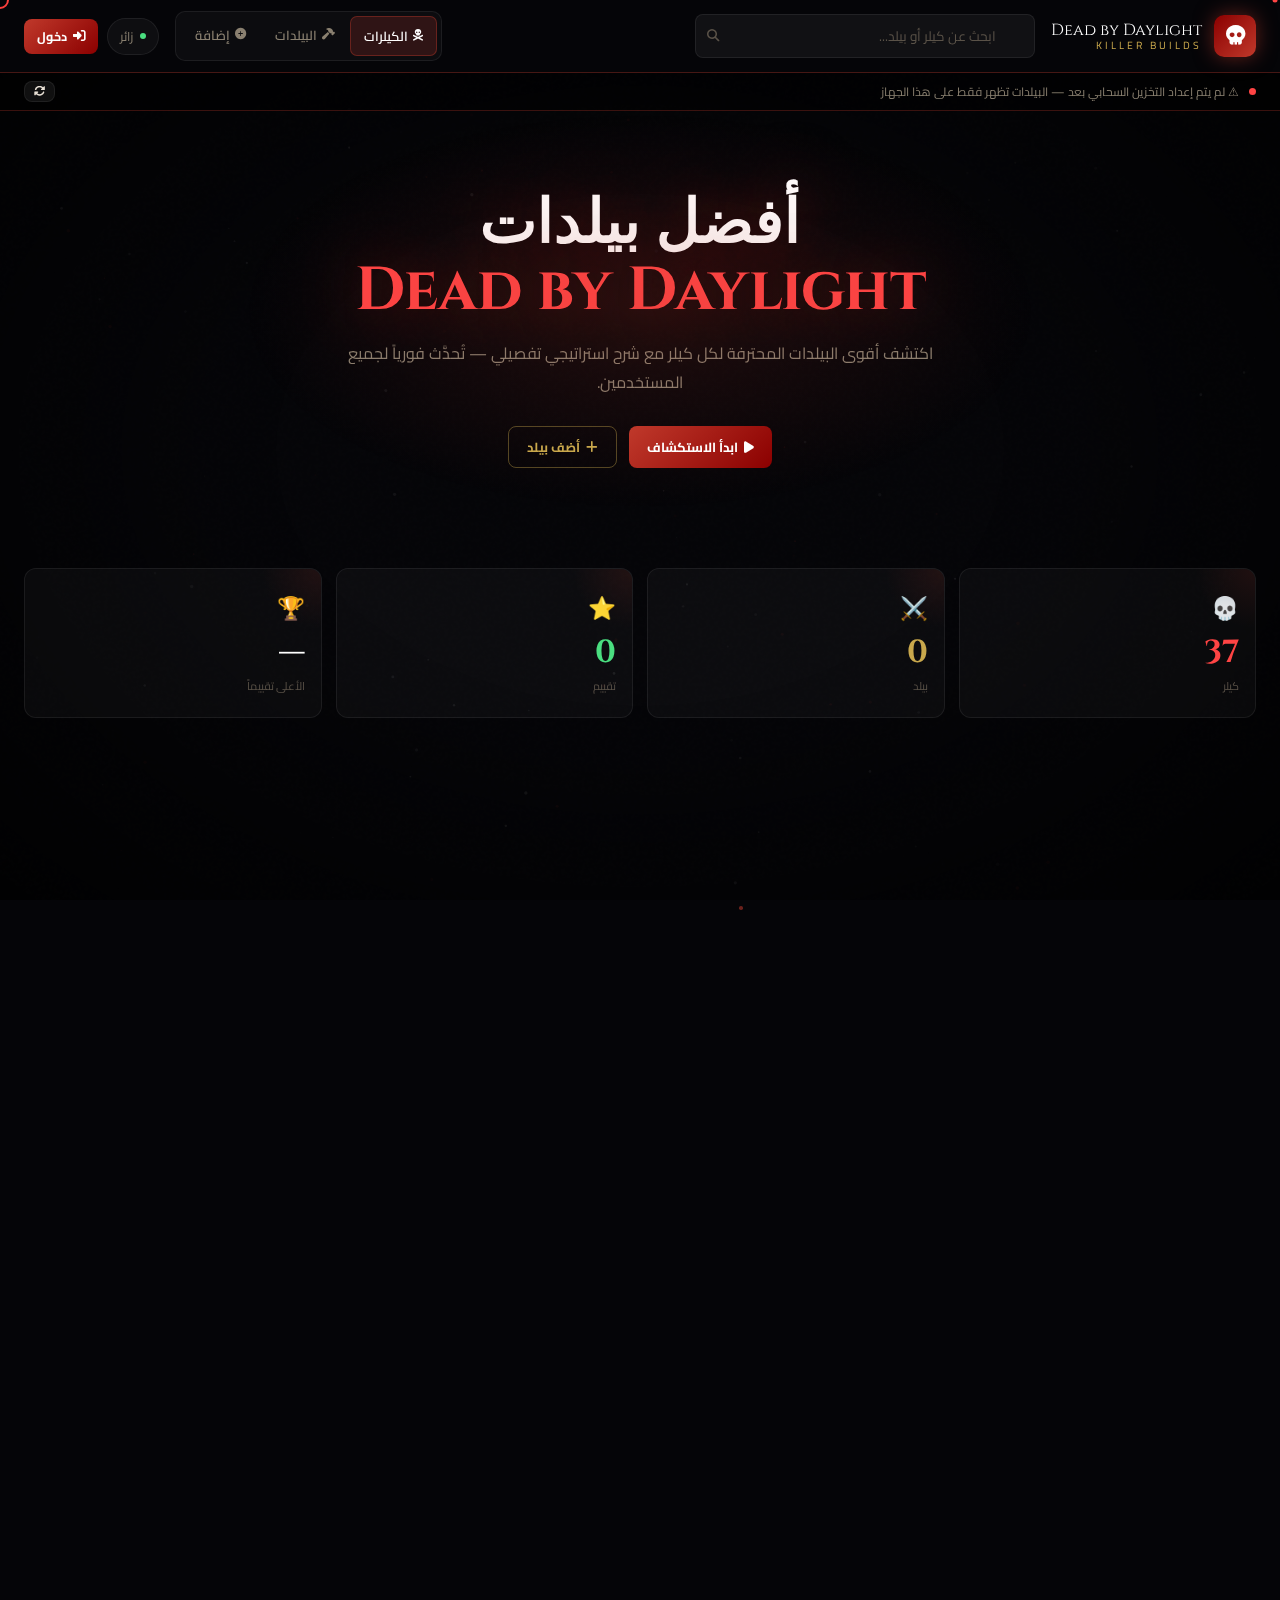
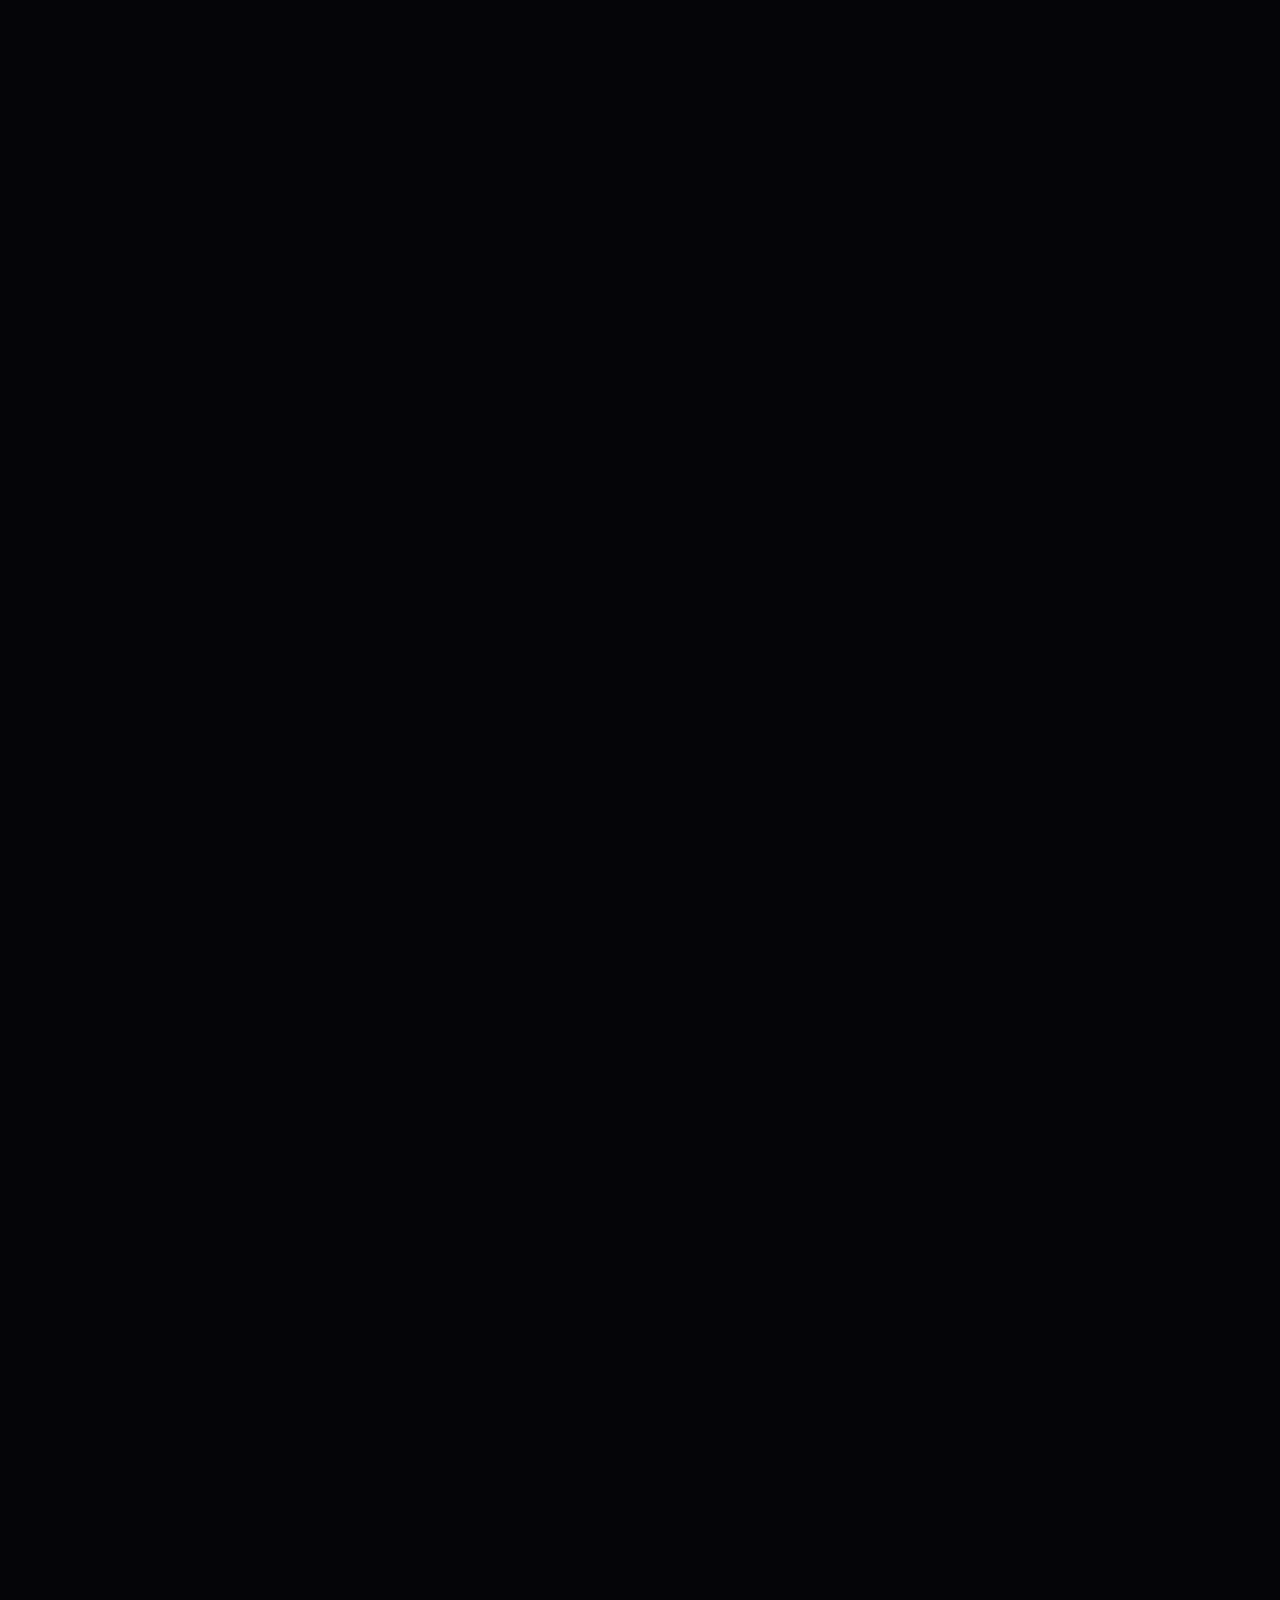
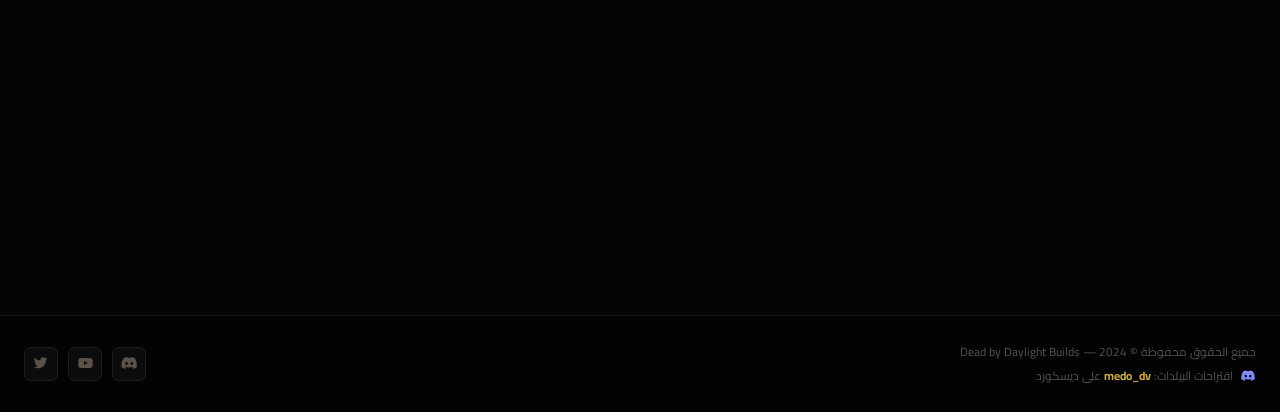
<file: DbdBuilds.html>
<!DOCTYPE html>
<html lang="ar" dir="rtl">
<head>
<meta charset="UTF-8">
<meta name="viewport" content="width=device-width, initial-scale=1.0">
<title>Dead by Daylight — البيلدات</title>
<link rel="preconnect" href="https://fonts.googleapis.com">
<link rel="preconnect" href="https://fonts.gstatic.com" crossorigin>
<link href="https://fonts.googleapis.com/css2?family=Cairo:wght@400;600;700;900&family=Cinzel:wght@700;900&display=swap" rel="stylesheet">
<link rel="stylesheet" href="https://cdnjs.cloudflare.com/ajax/libs/font-awesome/6.4.0/css/all.min.css">
<style>
:root{
  --blood:#c0392b;--blood2:#8b0000;--blood3:#ff4444;
  --dark:#050508;--dark2:#0a0a12;--dark3:#0f0f1a;
  --panel:rgba(255,255,255,0.03);--panel2:rgba(255,255,255,0.06);
  --border:rgba(255,255,255,0.07);--border2:rgba(192,57,43,0.35);
  --text:#e8e0d5;--text2:#8a8070;--text3:#5a5248;
  --gold:#c9a84c;--gold2:#8b6914;
  --font-title:'Cinzel',serif;--font-body:'Cairo',sans-serif;
}
*{margin:0;padding:0;box-sizing:border-box}
html{scroll-behavior:smooth}
body{background:var(--dark);color:var(--text);font-family:var(--font-body);min-height:100vh;overflow-x:hidden}

/* CURSOR */
.cursor{position:fixed;width:18px;height:18px;border:2px solid var(--blood3);border-radius:50%;pointer-events:none;z-index:99999;transition:transform .15s,border-color .2s;mix-blend-mode:difference;transform:translate(-50%,-50%)}
.cursor-dot{position:fixed;width:5px;height:5px;background:var(--blood3);border-radius:50%;pointer-events:none;z-index:99999;transform:translate(-50%,-50%)}
.cursor.hov{transform:translate(-50%,-50%) scale(2.4);border-color:var(--gold)}
#bg-canvas{position:fixed;top:0;left:0;width:100%;height:100%;z-index:0;opacity:.18;pointer-events:none}
body::before{content:'';position:fixed;inset:0;z-index:1;pointer-events:none;background-image:url("data:image/svg+xml,%3Csvg viewBox='0 0 256 256' xmlns='http://www.w3.org/2000/svg'%3E%3Cfilter id='n'%3E%3CfeTurbulence type='fractalNoise' baseFrequency='0.9' numOctaves='4' stitchTiles='stitch'/%3E%3C/filter%3E%3Crect width='100%25' height='100%25' filter='url(%23n)' opacity='0.04'/%3E%3C/svg%3E");opacity:.35}
body::after{content:'';position:fixed;inset:0;z-index:1;pointer-events:none;background:radial-gradient(ellipse at center,transparent 40%,rgba(0,0,0,.7) 100%)}
.container{max-width:1380px;margin:0 auto;padding:0 24px;position:relative;z-index:10}

/* HEADER */
header{position:sticky;top:0;z-index:1000;background:rgba(5,5,8,.94);backdrop-filter:blur(20px);border-bottom:1px solid var(--border2);padding:0}
.hbar{display:flex;align-items:center;gap:16px;padding:11px 24px;max-width:1380px;margin:0 auto}
.logo{display:flex;align-items:center;gap:12px;text-decoration:none;flex-shrink:0}
.logo-icon{width:42px;height:42px;border-radius:10px;background:linear-gradient(135deg,var(--blood2),var(--blood));display:flex;align-items:center;justify-content:center;font-size:1.2rem;color:#fff;box-shadow:0 0 20px rgba(192,57,43,.5);animation:lpulse 3s ease-in-out infinite}
@keyframes lpulse{0%,100%{box-shadow:0 0 20px rgba(192,57,43,.5)}50%{box-shadow:0 0 35px rgba(192,57,43,.9),0 0 60px rgba(192,57,43,.3)}}
.logo-text{display:flex;flex-direction:column;line-height:1}
.logo-main{font-family:var(--font-title);font-size:1rem;color:#fff}
.logo-sub{font-size:.65rem;color:var(--gold);letter-spacing:3px;text-transform:uppercase;margin-top:2px}
.sw{flex:1;max-width:340px;position:relative}
.sw input{width:100%;padding:8px 38px 8px 16px;background:rgba(255,255,255,.05);border:1px solid var(--border);border-radius:8px;color:var(--text);font-family:var(--font-body);font-size:.85rem;transition:all .3s}
.sw input:focus{outline:none;border-color:var(--blood3);box-shadow:0 0 0 3px rgba(192,57,43,.15)}
.sw input::placeholder{color:var(--text3)}
.sw .si{position:absolute;left:12px;top:50%;transform:translateY(-50%);color:var(--text3);font-size:.78rem;pointer-events:none}
.sw .cls{position:absolute;right:10px;top:50%;transform:translateY(-50%);background:none;border:none;color:var(--text3);cursor:pointer;font-size:.75rem;display:none;padding:2px;transition:color .2s}
.sw .cls:hover{color:var(--blood3)}
nav{margin-right:auto}
nav ul{display:flex;list-style:none;gap:2px;background:rgba(255,255,255,.03);padding:4px;border-radius:10px;border:1px solid var(--border)}
nav a{color:var(--text2);text-decoration:none;font-family:var(--font-body);font-weight:600;font-size:.82rem;padding:7px 13px;border-radius:7px;display:flex;align-items:center;gap:5px;transition:all .25s;white-space:nowrap}
nav a:hover{color:var(--text);background:rgba(255,255,255,.06)}
nav a.active{color:#fff;background:rgba(192,57,43,.2);border:1px solid rgba(192,57,43,.4)}
nav a i{font-size:.72rem}
.uw{display:flex;align-items:center;gap:9px}
.uchip{display:flex;align-items:center;gap:7px;background:rgba(255,255,255,.04);border:1px solid var(--border);border-radius:20px;padding:6px 12px;font-size:.78rem;color:var(--text2)}
.udot{width:6px;height:6px;border-radius:50%;background:#4ade80;animation:blink 2s infinite}
@keyframes blink{0%,100%{opacity:1}50%{opacity:.3}}

/* BUTTONS */
.btn{padding:8px 18px;border-radius:8px;border:none;font-family:var(--font-body);font-weight:700;cursor:pointer;transition:all .25s;font-size:.82rem;display:inline-flex;align-items:center;gap:6px;position:relative;overflow:hidden}
.btn::after{content:'';position:absolute;top:50%;left:50%;width:0;height:0;background:rgba(255,255,255,.15);border-radius:50%;transform:translate(-50%,-50%);transition:width .4s,height .4s,opacity .4s}
.btn:active::after{width:200px;height:200px;opacity:0}
.btn-blood{background:linear-gradient(135deg,var(--blood),var(--blood2));color:#fff}
.btn-blood:hover{transform:translateY(-2px);box-shadow:0 8px 24px rgba(192,57,43,.45)}
.btn-ghost{background:rgba(255,255,255,.06);color:var(--text);border:1px solid var(--border)}
.btn-ghost:hover{background:rgba(255,255,255,.1);transform:translateY(-1px)}
.btn-danger{background:rgba(139,0,0,.4);color:#ff6b6b;border:1px solid rgba(139,0,0,.5)}
.btn-danger:hover{background:rgba(139,0,0,.6)}
.btn-sm{padding:6px 13px;font-size:.78rem}
.btn-xs{padding:4px 9px;font-size:.7rem}
.btn-gold{background:transparent;border:1px solid rgba(201,168,76,.4);color:var(--gold)}
.btn-gold:hover{background:rgba(201,168,76,.1)}

/* CLOUD STATUS BAR */
.cloud-bar{
  background:rgba(0,0,0,.4);border-bottom:1px solid var(--border);
  padding:7px 24px;display:flex;align-items:center;gap:10px;font-size:.75rem;
  position:sticky;top:65px;z-index:999;
}
.cloud-bar.ok{border-color:rgba(74,222,128,.2)}
.cloud-bar.err{border-color:rgba(192,57,43,.3)}
.cloud-bar.syncing{border-color:rgba(59,130,246,.2)}
.cs-dot{width:7px;height:7px;border-radius:50%;flex-shrink:0}
.cs-dot.ok{background:#4ade80;box-shadow:0 0 8px #4ade80}
.cs-dot.err{background:var(--blood3)}
.cs-dot.syncing{background:#60a5fa;animation:blink .8s infinite}
.cs-text{color:var(--text2)}
.cs-text strong{color:var(--text)}
.cs-right{margin-right:auto;display:flex;align-items:center;gap:8px}
.cs-time{color:var(--text3);font-size:.7rem}

/* SETUP BANNER */
.setup-banner{
  background:linear-gradient(135deg,rgba(201,168,76,.1),rgba(192,57,43,.1));
  border:1px solid rgba(201,168,76,.3);border-radius:14px;
  padding:24px;margin:20px 0;text-align:center;
}
.setup-banner h3{font-family:var(--font-title);color:var(--gold);font-size:1.2rem;margin-bottom:10px}
.setup-banner p{color:var(--text2);font-size:.88rem;line-height:1.7;margin-bottom:18px;max-width:700px;margin-left:auto;margin-right:auto}
.setup-steps{display:flex;gap:16px;justify-content:center;flex-wrap:wrap;margin-bottom:18px}
.setup-step{background:rgba(0,0,0,.3);border:1px solid var(--border);border-radius:10px;padding:14px 18px;text-align:center;min-width:160px}
.setup-step .sn{font-family:var(--font-title);font-size:1.5rem;color:var(--blood3);margin-bottom:6px}
.setup-step p{color:var(--text2);font-size:.78rem;line-height:1.5}
.api-input-row{display:flex;gap:10px;max-width:600px;margin:0 auto;flex-wrap:wrap;justify-content:center}
.api-input{flex:1;min-width:200px;padding:10px 14px;background:rgba(0,0,0,.4);border:1px solid var(--border);border-radius:8px;color:var(--text);font-family:monospace;font-size:.82rem}
.api-input:focus{outline:none;border-color:var(--blood3)}

/* HERO */
.hero{position:relative;overflow:hidden;padding:80px 0 60px;text-align:center;margin-bottom:40px}
.hero-glow{position:absolute;top:0;left:50%;transform:translateX(-50%);width:800px;height:400px;background:radial-gradient(ellipse,rgba(192,57,43,.15) 0%,transparent 70%);pointer-events:none}
.hero-title{font-family:var(--font-title);font-size:clamp(2rem,5vw,3.8rem);color:#fff;line-height:1.1;margin-bottom:14px;text-shadow:0 0 60px rgba(192,57,43,.5);animation:hin 1s ease both}
@keyframes hin{from{opacity:0;transform:translateY(30px) scale(.95)}to{opacity:1;transform:none}}
.hero-title span{color:var(--blood3)}
.hero-sub{font-size:1rem;color:var(--text2);max-width:600px;margin:0 auto 30px;line-height:1.8;animation:hin 1s .15s ease both}
.hero-cta{display:flex;gap:12px;justify-content:center;flex-wrap:wrap;animation:hin 1s .3s ease both}

/* STATS */
.stats-row{display:grid;grid-template-columns:repeat(auto-fit,minmax(155px,1fr));gap:14px;margin-bottom:45px}
.stat-card{background:var(--panel);border:1px solid var(--border);border-radius:12px;padding:18px 16px;position:relative;overflow:hidden;transition:all .35s;cursor:default}
.stat-card::before{content:'';position:absolute;top:0;right:0;width:60px;height:60px;background:radial-gradient(circle at top right,rgba(192,57,43,.12),transparent 70%);pointer-events:none}
.stat-card:hover{border-color:rgba(192,57,43,.3);transform:translateY(-3px);box-shadow:0 12px 30px rgba(0,0,0,.4)}
.stat-icon{font-size:1.4rem;margin-bottom:8px;display:block}
.stat-num{font-family:var(--font-title);font-size:2rem;color:#fff;font-weight:700;line-height:1;display:block}
.stat-lbl{font-size:.7rem;color:var(--text3);text-transform:uppercase;letter-spacing:2px;margin-top:4px}
.s-blood .stat-num{color:var(--blood3)}.s-gold .stat-num{color:var(--gold)}.s-green .stat-num{color:#4ade80}

/* SECTION */
.sec-hdr{display:flex;align-items:center;justify-content:space-between;margin-bottom:24px;flex-wrap:wrap;gap:10px}
.sec-title{font-family:var(--font-title);font-size:1.5rem;color:#fff;display:flex;align-items:center;gap:10px}
.sec-title i{color:var(--blood3);font-size:1.1rem}
.sec-badge{font-size:.68rem;background:rgba(192,57,43,.15);color:var(--blood3);border:1px solid rgba(192,57,43,.3);padding:3px 9px;border-radius:20px;font-family:var(--font-body);letter-spacing:1px;font-weight:600}
.fbar{display:flex;gap:7px;flex-wrap:wrap;margin-bottom:24px;align-items:center}
.fbar .lbl{font-size:.72rem;color:var(--text3);letter-spacing:1px;text-transform:uppercase}
.filt{padding:4px 13px;border-radius:20px;border:1px solid var(--border);background:transparent;color:var(--text2);cursor:pointer;font-family:var(--font-body);font-size:.76rem;transition:all .2s}
.filt:hover{border-color:rgba(192,57,43,.4);color:var(--text)}
.filt.active{background:rgba(192,57,43,.18);border-color:rgba(192,57,43,.5);color:#fff}

/* KILLERS GRID */
.killers-grid{display:grid;grid-template-columns:repeat(auto-fill,minmax(240px,1fr));gap:18px}
.kcard{background:var(--panel);border:1px solid var(--border);border-radius:14px;overflow:hidden;cursor:pointer;transition:all .4s cubic-bezier(.25,.8,.25,1);position:relative}
.kcard::before{content:'';position:absolute;inset:0;background:linear-gradient(135deg,rgba(192,57,43,.08),transparent 60%);opacity:0;transition:opacity .4s;border-radius:14px;z-index:1}
.kcard:hover{transform:translateY(-7px) scale(1.01);border-color:rgba(192,57,43,.45);box-shadow:0 20px 45px rgba(0,0,0,.6)}
.kcard:hover::before{opacity:1}
.kcard.active{border-color:var(--blood3);box-shadow:0 0 0 1px rgba(192,57,43,.4),0 18px 35px rgba(0,0,0,.5)}
.kcard.hidden{display:none}
.k-active-bar{position:absolute;top:0;left:0;width:100%;height:3px;background:linear-gradient(90deg,transparent,var(--blood3),transparent);transform:scaleX(0);transition:transform .4s}
.kcard.active .k-active-bar{transform:scaleX(1)}
.k-icon-wrap{height:115px;display:flex;align-items:center;justify-content:center;position:relative;overflow:hidden}
.k-icon-wrap::after{content:'';position:absolute;inset:0;background:linear-gradient(to bottom,transparent 40%,var(--dark3))}
.k-icon{font-size:3.2rem;position:relative;z-index:2;transition:transform .4s,filter .4s}
.kcard:hover .k-icon{transform:scale(1.15) rotate(-5deg);filter:drop-shadow(0 0 18px currentColor)}
.k-body{padding:15px 16px 14px}
.k-name{font-family:var(--font-title);font-size:1rem;color:#fff;margin-bottom:6px}
.k-desc{color:var(--text2);font-size:.78rem;line-height:1.6;margin-bottom:10px;display:-webkit-box;-webkit-line-clamp:2;-webkit-box-orient:vertical;overflow:hidden}
.k-tags{display:flex;gap:6px;flex-wrap:wrap}
.k-tag{font-size:.66rem;padding:2px 9px;border-radius:20px;border:1px solid;font-weight:600}
.k-tag-diff{background:rgba(192,57,43,.12);color:var(--blood3);border-color:rgba(192,57,43,.25)}
.k-tag-builds{background:rgba(201,168,76,.1);color:var(--gold);border-color:rgba(201,168,76,.25)}
.top-ribbon{position:absolute;top:12px;left:-20px;background:var(--gold);color:var(--dark);font-size:.58rem;font-weight:700;letter-spacing:1.5px;text-transform:uppercase;padding:3px 28px;transform:rotate(-45deg);box-shadow:0 2px 8px rgba(0,0,0,.5);pointer-events:none;z-index:5}
.no-results{grid-column:1/-1;text-align:center;padding:55px;color:var(--text3)}
.no-results i{font-size:2.8rem;display:block;margin-bottom:14px;opacity:.25}

/* BREADCRUMB */
.breadcrumb{display:flex;align-items:center;gap:7px;margin-bottom:18px;font-size:.76rem;color:var(--text3)}
.breadcrumb a{color:var(--text2);text-decoration:none;cursor:pointer;transition:color .2s}
.breadcrumb a:hover{color:var(--blood3)}
.breadcrumb i{font-size:.6rem;opacity:.5}

/* BUILDS */
.builds-toolbar{display:flex;gap:7px;flex-wrap:wrap;margin-bottom:20px;align-items:center}
.builds-toolbar .bc{margin-right:auto;font-size:.76rem;color:var(--text3)}
.builds-grid{display:grid;grid-template-columns:repeat(auto-fill,minmax(370px,1fr));gap:18px}
.bcard{background:var(--panel);border:1px solid var(--border);border-radius:13px;overflow:hidden;cursor:pointer;transition:all .35s;position:relative}
.bcard::after{content:'';position:absolute;inset:0;border-radius:13px;background:linear-gradient(135deg,rgba(192,57,43,.06),transparent);opacity:0;transition:opacity .35s;pointer-events:none}
.bcard:hover{transform:translateY(-5px);border-color:rgba(192,57,43,.3);box-shadow:0 18px 36px rgba(0,0,0,.5)}
.bcard:hover::after{opacity:1}
.b-hdr{padding:14px 16px;background:rgba(0,0,0,.25);border-bottom:1px solid var(--border)}
.b-name{font-family:var(--font-title);font-size:.95rem;color:#fff;margin-bottom:7px}
.b-meta{display:flex;justify-content:space-between;font-size:.72rem;color:var(--text3);flex-wrap:wrap;gap:4px}
.b-sugg{color:var(--gold);font-style:italic}
.b-body{padding:14px 16px}
.b-kr{display:flex;align-items:center;gap:11px;margin-bottom:13px;padding:11px;background:rgba(0,0,0,.2);border-radius:9px}
.b-ki{width:42px;height:42px;border-radius:50%;display:flex;align-items:center;justify-content:center;font-size:1.4rem;flex-shrink:0}
.b-desc{font-size:.78rem;color:var(--text2);line-height:1.7;margin-bottom:13px;padding:11px 13px;background:rgba(0,0,0,.18);border-radius:8px;border-right:3px solid var(--blood)}
.plbl,.albl{font-size:.67rem;text-transform:uppercase;letter-spacing:2px;color:var(--text3);margin-bottom:8px;display:flex;align-items:center;gap:6px}
.plbl i{color:#60a5fa}.albl i{color:#34d399}
.pgrid{display:grid;grid-template-columns:repeat(4,1fr);gap:7px;margin-bottom:12px}
.agrid{display:grid;grid-template-columns:repeat(2,1fr);gap:7px;margin-bottom:4px}
.ppill{background:rgba(96,165,250,.07);border:1px solid rgba(96,165,250,.15);border-radius:8px;padding:8px 9px;transition:all .25s;position:relative}
.ppill:hover{background:rgba(96,165,250,.14);border-color:rgba(96,165,250,.35);transform:translateY(-2px)}
.pnum{position:absolute;top:-5px;right:-5px;width:16px;height:16px;background:#2563eb;color:#fff;border-radius:50%;font-size:.58rem;font-weight:700;display:flex;align-items:center;justify-content:center}
.pname{font-size:.7rem;color:#fff;font-weight:600;margin-bottom:2px;line-height:1.3}
.pdesc{font-size:.63rem;color:var(--text3);line-height:1.3;display:-webkit-box;-webkit-line-clamp:2;-webkit-box-orient:vertical;overflow:hidden}
.apill{background:rgba(52,211,153,.07);border:1px solid rgba(52,211,153,.15);border-radius:8px;padding:8px 9px;transition:all .25s}
.apill:hover{background:rgba(52,211,153,.14);border-color:rgba(52,211,153,.35);transform:translateY(-2px)}
.aname{font-size:.7rem;color:#fff;font-weight:600;margin-bottom:2px}
.adesc{font-size:.63rem;color:var(--text3);line-height:1.3}
.b-ftr{padding:11px 16px;background:rgba(0,0,0,.2);border-top:1px solid var(--border);display:flex;justify-content:space-between;align-items:center;flex-wrap:wrap;gap:9px}
.rrow{display:flex;align-items:center;gap:8px;font-size:.78rem}
.sdisp{color:#fbbf24;font-size:.78rem}
.rval{color:#fff;font-weight:700}
.rcnt{color:var(--text3)}
.bacts{display:flex;gap:6px;flex-wrap:wrap}

/* EMPTY */
.empty-state{text-align:center;padding:55px 28px;background:var(--panel);border:1px dashed var(--border);border-radius:14px;margin:16px 0}
.empty-state i{font-size:3rem;display:block;margin-bottom:14px;opacity:.2}
.empty-state h3{font-family:var(--font-title);font-size:1.3rem;color:#fff;margin-bottom:9px}
.empty-state p{color:var(--text2);font-size:.84rem;max-width:440px;margin:0 auto 20px;line-height:1.7}

/* MODAL */
.overlay{position:fixed;inset:0;background:rgba(0,0,0,.9);backdrop-filter:blur(12px);z-index:2000;display:none;animation:ovlin .3s ease}
.overlay.open{display:flex;align-items:center;justify-content:center}
@keyframes ovlin{from{opacity:0}to{opacity:1}}
.modal{width:92%;max-width:800px;max-height:88vh;overflow-y:auto;background:linear-gradient(160deg,#0e0e18,#080810);border:1px solid rgba(192,57,43,.3);border-radius:18px;position:relative;animation:modlin .35s cubic-bezier(.25,.8,.25,1);box-shadow:0 0 80px rgba(192,57,43,.15),0 40px 80px rgba(0,0,0,.8)}
@keyframes modlin{from{opacity:0;transform:scale(.88) translateY(30px)}to{opacity:1;transform:none}}
.mcls{position:absolute;top:13px;left:13px;width:32px;height:32px;border-radius:50%;background:rgba(192,57,43,.2);border:1px solid rgba(192,57,43,.3);color:#fff;cursor:pointer;font-size:.85rem;display:flex;align-items:center;justify-content:center;transition:all .25s;z-index:10}
.mcls:hover{background:rgba(192,57,43,.45);transform:rotate(90deg)}

/* FORMS */
.section{margin-bottom:45px}
.fwrap{background:var(--panel);border:1px solid var(--border);border-radius:14px;padding:24px;display:none}
.fwrap.open{display:block;animation:hin .35s ease}
.fg{margin-bottom:16px}
.fg label{display:block;margin-bottom:6px;font-size:.75rem;color:var(--text2);letter-spacing:1px;text-transform:uppercase;display:flex;align-items:center;gap:6px}
.fg label i{color:var(--blood3);font-size:.7rem}
.fc{width:100%;padding:10px 13px;background:rgba(0,0,0,.35);border:1px solid var(--border);border-radius:8px;color:var(--text);font-family:var(--font-body);font-size:.85rem;transition:all .25s}
.fc:focus{outline:none;border-color:rgba(192,57,43,.5);box-shadow:0 0 0 3px rgba(192,57,43,.1);background:rgba(0,0,0,.45)}
textarea.fc{min-height:115px;resize:vertical;line-height:1.6}
.fc option{background:#0f0f1a;color:var(--text)}
.form-row{display:grid;grid-template-columns:repeat(auto-fit,minmax(230px,1fr));gap:15px}
.pblock,.ablock{background:rgba(0,0,0,.25);border:1px solid rgba(96,165,250,.12);border-radius:9px;padding:13px;margin-bottom:11px}
.ablock{border-color:rgba(52,211,153,.12)}
.pblock label{color:rgba(96,165,250,.7)!important}
.ablock label{color:rgba(52,211,153,.7)!important}
.pin{width:100%;padding:8px 11px;margin-bottom:7px;background:rgba(0,0,0,.3);border:1px solid rgba(255,255,255,.07);border-radius:7px;color:#fff;font-family:var(--font-body);font-size:.82rem;transition:border-color .2s}
.pin:focus{outline:none;border-color:rgba(96,165,250,.4)}
.ablock .pin:focus{border-color:rgba(52,211,153,.4)}
.farow{display:flex;justify-content:flex-end;gap:9px;margin-top:20px;padding-top:16px;border-top:1px solid var(--border)}
.dnote{background:rgba(88,101,242,.08);border:1px solid rgba(88,101,242,.2);border-radius:9px;padding:11px 14px;margin-bottom:18px;font-size:.78rem;color:var(--text2)}
.dnote strong{color:#818cf8}

/* MANAGE */
.mblock{background:var(--panel);border:1px solid var(--border);border-radius:13px;padding:22px;margin-bottom:18px}
.mblock h3{font-family:var(--font-title);font-size:1.05rem;color:#fff;margin-bottom:15px;display:flex;align-items:center;gap:9px}
.mblock h3 i{color:var(--blood3)}
.kitem{background:rgba(0,0,0,.2);border:1px solid var(--border);border-radius:9px;padding:13px 15px;margin-bottom:9px;display:flex;justify-content:space-between;align-items:center;transition:border-color .2s}
.kitem:hover{border-color:rgba(192,57,43,.2)}
.io-row{display:flex;gap:8px;flex-wrap:wrap;margin-bottom:14px}
.batch-ta{width:100%;min-height:130px;padding:11px;background:rgba(0,0,0,.35);border:1px solid var(--border);border-radius:8px;color:var(--text);font-family:monospace;font-size:.82rem;line-height:1.8;resize:vertical}
.batch-ta:focus{outline:none;border-color:rgba(192,57,43,.5)}
.inote{background:rgba(192,57,43,.07);border-right:3px solid var(--blood);border-radius:0 7px 7px 0;padding:9px 12px;font-size:.76rem;color:var(--text2);margin-top:9px}

/* LOGIN / SMALL MODALS */
.lbox,.smbox{width:90%;max-width:400px;background:linear-gradient(160deg,#0e0e18,#080810);border:1px solid rgba(192,57,43,.3);border-radius:18px;padding:32px;box-shadow:0 40px 80px rgba(0,0,0,.8);animation:modlin .35s ease}
.smbox{text-align:center}
.lbox h2,.smbox h3{font-family:var(--font-title);text-align:center;font-size:1.4rem;color:#fff;margin-bottom:20px;display:flex;align-items:center;justify-content:center;gap:10px}
.lmsg{padding:9px 13px;border-radius:7px;font-size:.8rem;margin-bottom:14px;background:rgba(255,255,255,.04);border:1px solid var(--border);color:var(--text2)}
.lmsg.ok{background:rgba(74,222,128,.08);border-color:rgba(74,222,128,.3);color:#4ade80}
.lmsg.err{background:rgba(192,57,43,.1);border-color:rgba(192,57,43,.3);color:var(--blood3)}
.smbox p{color:var(--text2);font-size:.84rem;line-height:1.6;margin-bottom:20px}
.spick{display:flex;justify-content:center;gap:11px;margin-bottom:24px}
.spick .s{font-size:2.2rem;color:#1e293b;cursor:pointer;transition:all .2s}
.spick .s:hover,.spick .s.on{color:#fbbf24;transform:scale(1.25)}

/* PROGRESS & BACK-TO-TOP */
#prog{position:fixed;top:0;left:0;height:2px;z-index:9999;background:linear-gradient(90deg,var(--blood2),var(--blood3));transition:width .1s;pointer-events:none}
#btt{position:fixed;bottom:20px;right:20px;width:40px;height:40px;border-radius:50%;background:rgba(192,57,43,.3);border:1px solid rgba(192,57,43,.5);color:#fff;font-size:.85rem;cursor:pointer;display:none;align-items:center;justify-content:center;z-index:500;transition:all .25s;box-shadow:0 4px 16px rgba(192,57,43,.3)}
#btt.show{display:flex}
#btt:hover{background:rgba(192,57,43,.6);transform:translateY(-3px)}

/* TOAST */
#tc{position:fixed;bottom:20px;left:20px;z-index:9998;display:flex;flex-direction:column;gap:8px}
.tst{padding:9px 15px;border-radius:8px;font-size:.78rem;font-family:var(--font-body);display:flex;align-items:center;gap:8px;box-shadow:0 6px 20px rgba(0,0,0,.5);animation:tin .3s ease;backdrop-filter:blur(10px)}
@keyframes tin{from{opacity:0;transform:translateX(-20px)}to{opacity:1;transform:none}}

/* PARTICLES */
.particle{position:fixed;pointer-events:none;z-index:2;border-radius:50%;animation:fup linear infinite}
@keyframes fup{0%{transform:translateY(0) translateX(0) scale(1);opacity:.8}100%{transform:translateY(-100vh) translateX(calc(var(--dx)*60px)) scale(0);opacity:0}}

/* REVEAL */
.reveal{opacity:0;transform:translateY(22px);transition:opacity .6s ease,transform .6s ease}
.reveal.in{opacity:1;transform:none}

/* LOADING SPINNER */
.spin-wrap{display:flex;align-items:center;justify-content:center;padding:60px;color:var(--text3);gap:12px;font-size:.88rem}
.spinner{width:28px;height:28px;border:2px solid var(--border);border-top-color:var(--blood3);border-radius:50%;animation:spin .7s linear infinite}
@keyframes spin{to{transform:rotate(360deg)}}

/* FOOTER */
footer{border-top:1px solid var(--border);margin-top:60px;padding:26px 0;background:rgba(0,0,0,.3)}
.fi{display:flex;justify-content:space-between;align-items:center;flex-wrap:wrap;gap:16px}
.fc2{font-size:.74rem;color:var(--text3);line-height:1.7}
.fc2 strong{color:var(--gold)}
.srow{display:flex;gap:10px}
.soc{width:34px;height:34px;border-radius:7px;display:flex;align-items:center;justify-content:center;background:rgba(255,255,255,.04);border:1px solid var(--border);color:var(--text3);font-size:.85rem;transition:all .25s;text-decoration:none}
.soc:hover{background:rgba(192,57,43,.15);border-color:rgba(192,57,43,.35);color:var(--blood3);transform:translateY(-3px)}

/* RESPONSIVE */
@media(max-width:860px){
  .hbar{flex-wrap:wrap;padding:9px 14px}
  .sw{order:3;max-width:100%;flex:0 0 100%}
  nav a span.nt{display:none}
  .hero-title{font-size:1.9rem}
  .builds-grid{grid-template-columns:1fr}
  .cloud-bar{top:57px}
}
@media(max-width:560px){
  .killers-grid{grid-template-columns:1fr 1fr}
  .pgrid{grid-template-columns:repeat(2,1fr)}
  .stats-row{grid-template-columns:repeat(2,1fr)}
}

::selection{background:rgba(192,57,43,.35);color:#fff}
::-webkit-scrollbar{width:6px}
::-webkit-scrollbar-track{background:rgba(0,0,0,.2)}
::-webkit-scrollbar-thumb{background:var(--blood2);border-radius:6px}
::-webkit-scrollbar-thumb:hover{background:var(--blood3)}

/* SEL KILLER DISPLAY */
#sel-kd{display:none;align-items:center;gap:7px;background:rgba(192,57,43,.12);border:1px solid rgba(192,57,43,.3);border-radius:7px;padding:3px 12px;font-family:var(--font-title);color:var(--blood3);font-size:.9rem}
</style>
</head>
<body>

<div class="cursor" id="cursor"></div>
<div class="cursor-dot" id="cursor-dot"></div>
<div id="prog"></div>
<canvas id="bg-canvas"></canvas>

<!-- ═══ HEADER ═══ -->
<header>
  <div class="hbar">
    <a class="logo" href="#" id="logo-link">
      <div class="logo-icon"><i class="fas fa-skull"></i></div>
      <div class="logo-text">
        <span class="logo-main">Dead by Daylight</span>
        <span class="logo-sub">Killer Builds</span>
      </div>
    </a>
    <div class="sw">
      <i class="fas fa-search si"></i>
      <input type="text" id="gsearch" placeholder="ابحث عن كيلر أو بيلد...">
      <button class="cls" id="cls-btn"><i class="fas fa-times"></i></button>
    </div>
    <nav>
      <ul>
        <li><a href="#" class="active" id="nav-k"><i class="fas fa-skull-crossbones"></i><span class="nt"> الكيلرات</span></a></li>
        <li><a href="#" id="nav-b"><i class="fas fa-hammer"></i><span class="nt"> البيلدات</span></a></li>
        <li><a href="#" id="nav-add"><i class="fas fa-plus-circle"></i><span class="nt"> إضافة</span></a></li>
        <li><a href="#" id="nav-m" style="display:none"><i class="fas fa-cog"></i><span class="nt"> إدارة</span></a></li>
      </ul>
    </nav>
    <div class="uw">
      <div class="uchip" id="uchip"><span class="udot"></span><span id="ulbl">زائر</span></div>
      <button class="btn btn-blood btn-sm" id="lbtn"><i class="fas fa-sign-in-alt"></i> <span id="llbl">دخول</span></button>
    </div>
  </div>
</header>

<!-- ═══ CLOUD STATUS BAR ═══ -->
<div class="cloud-bar" id="cloud-bar">
  <div class="cs-dot syncing" id="cs-dot"></div>
  <span class="cs-text" id="cs-text">جارٍ الاتصال بالخادم...</span>
  <div class="cs-right">
    <span class="cs-time" id="cs-time"></span>
    <button class="btn btn-xs btn-ghost" id="sync-btn" title="مزامنة يدوية"><i class="fas fa-sync-alt"></i></button>
  </div>
</div>

<main class="container">

  <!-- SETUP BANNER (shown when no API key) -->
  <div class="setup-banner" id="setup-banner" style="display:none">
    <h3><i class="fas fa-cloud" style="margin-left:8px"></i> إعداد التخزين السحابي</h3>
    <p>لمشاركة البيلدات بين جميع المستخدمين، نحتاج ربط الموقع بـ JSONBin.io (مجاني). يكفي تسجيل مرة واحدة كمسؤول.</p>
    <div class="setup-steps">
      <div class="setup-step"><div class="sn">١</div><p>سجّل في <strong>jsonbin.io</strong> مجاناً</p></div>
      <div class="setup-step"><div class="sn">٢</div><p>أنشئ Bin جديد وانسخ الـ BIN ID</p></div>
      <div class="setup-step"><div class="sn">٣</div><p>انسخ الـ API Key من حسابك</p></div>
      <div class="setup-step"><div class="sn">٤</div><p>أدخلهما أدناه واضغط حفظ</p></div>
    </div>
    <div class="api-input-row">
      <input type="text" class="api-input" id="inp-binid" placeholder="BIN ID (مثل: 65abc123...)">
      <input type="text" class="api-input" id="inp-apikey" placeholder="API Key ($2a$10$...)">
      <button class="btn btn-blood" id="save-api-btn"><i class="fas fa-save"></i> حفظ وربط</button>
    </div>
    <p style="margin-top:14px;font-size:.75rem;color:var(--text3)">يُحفظ هذا الإعداد في متصفح المسؤول فقط — المستخدمون العاديون لا يحتاجون لأي إعداد.</p>
  </div>

  <!-- HERO -->
  <section class="hero" id="hero-sec">
    <div class="hero-glow"></div>
    <h1 class="hero-title">أفضل بيلدات<br><span>Dead by Daylight</span></h1>
    <p class="hero-sub">اكتشف أقوى البيلدات المحترفة لكل كيلر مع شرح استراتيجي تفصيلي — تُحدَّث فورياً لجميع المستخدمين.</p>
    <div class="hero-cta">
      <button class="btn btn-blood" onclick="document.getElementById('killers-sec').scrollIntoView({behavior:'smooth'})"><i class="fas fa-play"></i> ابدأ الاستكشاف</button>
      <button class="btn btn-gold" id="hero-add-btn"><i class="fas fa-plus"></i> أضف بيلد</button>
    </div>
  </section>

  <!-- STATS -->
  <div class="stats-row reveal">
    <div class="stat-card s-blood"><span class="stat-icon">💀</span><span class="stat-num" id="st-k">0</span><span class="stat-lbl">كيلر</span></div>
    <div class="stat-card s-gold"><span class="stat-icon">⚔️</span><span class="stat-num" id="st-b">0</span><span class="stat-lbl">بيلد</span></div>
    <div class="stat-card s-green"><span class="stat-icon">⭐</span><span class="stat-num" id="st-r">0</span><span class="stat-lbl">تقييم</span></div>
    <div class="stat-card"><span class="stat-icon">🏆</span><span class="stat-num" id="st-top">—</span><span class="stat-lbl">الأعلى تقييماً</span></div>
  </div>

  <!-- KILLERS -->
  <section class="section reveal" id="killers-sec">
    <div class="sec-hdr">
      <h2 class="sec-title"><i class="fas fa-skull-crossbones"></i> الكيلرات <span class="sec-badge" id="k-badge">0</span></h2>
    </div>
    <div class="fbar">
      <span class="lbl"><i class="fas fa-filter"></i> صعوبة</span>
      <button class="filt active" data-d="all">الكل</button>
      <button class="filt" data-d="سهل">سهل</button>
      <button class="filt" data-d="متوسط">متوسط</button>
      <button class="filt" data-d="صعب">صعب</button>
      <button class="filt" data-d="صعب جداً">صعب جداً</button>
    </div>
    <div class="killers-grid" id="killers-grid"></div>
  </section>

  <!-- BUILDS -->
  <section class="section reveal" id="builds-sec">
    <div class="breadcrumb" id="bc" style="display:none">
      <a id="bc-home"><i class="fas fa-home"></i> الرئيسية</a>
      <i class="fas fa-chevron-left"></i><span id="bc-name">—</span>
    </div>
    <div class="sec-hdr">
      <h2 class="sec-title">
        <i class="fas fa-hammer"></i>
        <span id="sel-kd"></span>
        <span id="btitle">اختر كيلراً</span>
        <span class="sec-badge" id="b-badge">0</span>
      </h2>
    </div>
    <div class="builds-toolbar" id="btoolbar" style="display:none">
      <button class="filt active" data-f="all">الكل</button>
      <button class="filt" data-f="top"><i class="fas fa-star"></i> الأعلى</button>
      <button class="filt" data-f="new"><i class="fas fa-clock"></i> الأحدث</button>
      <span class="bc" id="bcnt"></span>
    </div>
    <div id="builds-cont"></div>
  </section>

  <!-- ADD BUILD -->
  <section class="section reveal" id="add-sec">
    <div class="sec-hdr" id="add-hdr" style="display:none">
      <h2 class="sec-title"><i class="fas fa-plus-circle"></i> إضافة بيلد جديد</h2>
    </div>
    <div class="fwrap" id="add-wrap"></div>
  </section>

  <!-- MANAGE -->
  <section class="section reveal" id="manage-sec" style="display:none">
    <div class="sec-hdr"><h2 class="sec-title"><i class="fas fa-cog"></i> إدارة النظام</h2></div>
    <div id="manage-body"></div>
  </section>

  <!-- DETAIL OVERLAY -->
  <div class="overlay" id="detail-ol">
    <div class="modal" id="detail-modal">
      <button class="mcls" id="mcls"><i class="fas fa-times"></i></button>
      <div id="modal-body"></div>
    </div>
  </div>

  <!-- LOGIN OVERLAY -->
  <div class="overlay" id="login-ol" style="display:none">
    <div class="lbox">
      <h2><i class="fas fa-skull" style="color:var(--blood3)"></i> تسجيل الدخول</h2>
      <div class="lmsg" id="lmsg">أدخل بيانات المسؤول.</div>
      <form id="lform">
        <div class="fg"><label><i class="fas fa-user"></i> اسم المستخدم</label><input type="text" class="fc" id="l-u" autocomplete="username" required></div>
        <div class="fg"><label><i class="fas fa-lock"></i> كلمة المرور</label><input type="password" class="fc" id="l-p" autocomplete="current-password" required></div>
        <div class="farow">
          <button type="button" class="btn btn-ghost" id="lcancel">إلغاء</button>
          <button type="submit" class="btn btn-blood"><i class="fas fa-sign-in-alt"></i> دخول</button>
        </div>
      </form>
    </div>
  </div>

  <!-- RATING OVERLAY -->
  <div class="overlay" id="rate-ol" style="display:none">
    <div class="smbox">
      <h3><i class="fas fa-star" style="color:#fbbf24"></i> قيّم البيلد</h3>
      <div class="spick" id="spick">
        <i class="fas fa-star s" data-v="1"></i><i class="fas fa-star s" data-v="2"></i>
        <i class="fas fa-star s" data-v="3"></i><i class="fas fa-star s" data-v="4"></i>
        <i class="fas fa-star s" data-v="5"></i>
      </div>
      <div style="display:flex;gap:9px;justify-content:center">
        <button class="btn btn-ghost" id="rate-cancel">إلغاء</button>
        <button class="btn btn-blood" id="rate-submit">تأكيد</button>
      </div>
    </div>
  </div>

  <!-- DELETE OVERLAY -->
  <div class="overlay" id="del-ol" style="display:none">
    <div class="smbox">
      <h3><i class="fas fa-exclamation-triangle" style="color:var(--blood3)"></i> تأكيد الحذف</h3>
      <p>هل أنت متأكد؟ لا يمكن التراجع عن هذا الإجراء.</p>
      <div style="display:flex;gap:9px;justify-content:center">
        <button class="btn btn-ghost" id="del-cancel">إلغاء</button>
        <button class="btn btn-danger" id="del-confirm"><i class="fas fa-trash"></i> احذف</button>
      </div>
    </div>
  </div>

</main>

<footer>
  <div class="container fi">
    <div class="fc2">
      <p>جميع الحقوق محفوظة &copy; 2024 — Dead by Daylight Builds</p>
      <p style="margin-top:4px"><i class="fab fa-discord" style="color:#818cf8;margin-left:5px"></i> اقتراحات البيلدات: <strong>medo_dv</strong> على ديسكورد</p>
    </div>
    <div class="srow">
      <a href="#" class="soc"><i class="fab fa-discord"></i></a>
      <a href="#" class="soc"><i class="fab fa-youtube"></i></a>
      <a href="#" class="soc"><i class="fab fa-twitter"></i></a>
    </div>
  </div>
</footer>

<button id="btt" title="للأعلى"><i class="fas fa-chevron-up"></i></button>
<div id="tc"></div>

<script>
/* ══════════════════════════════════════════
   FIXED KILLERS DATA (ثابتة — لا تُعدَّل)
══════════════════════════════════════════ */
const KILLERS = [
  // سهل Easy
  {id:1,name:"The Trapper",description:"خبير في وضع الفخاخ الخفية التي تُمسك الناجين بفاعلية عالية.",difficulty:"سهل",icon:"fas fa-mask",color:"#c0392b"},
  {id:2,name:"The Wraith",description:"شبحي يختفي ويظهر بشكل مفاجئ ليباغت الناجين.",difficulty:"سهل",icon:"fas fa-ghost",color:"#6d28d9"},
  {id:3,name:"The Hillbilly",description:"سريع جداً بمنشاره المميت الذي يقطع مسافات طويلة.",difficulty:"سهل",icon:"fas fa-tachometer-alt",color:"#16a34a"},
  {id:4,name:"The Shape",description:"مايكل مايرز — يختبئ ويراقب حتى يصل لقوته القصوى.",difficulty:"سهل",icon:"fas fa-eye",color:"#374151"},
  {id:5,name:"The Doctor",description:"يُجنّ الناجين ويكشف مواقعهم بالصعق الكهربائي.",difficulty:"سهل",icon:"fas fa-bolt",color:"#2563eb"},
  {id:6,name:"The Huntress",description:"ترمي فؤوساً على الناجين عن بُعد بدقة عالية.",difficulty:"سهل",icon:"fas fa-hat-cowboy",color:"#b45309"},
  {id:7,name:"The Cannibal",description:"ليذرفيس بمنشاره — يُغلق مناطق بالكامل.",difficulty:"سهل",icon:"fas fa-skull",color:"#7c3aed"},
  {id:8,name:"The Nightmare",description:"فريدي كروغر — يهاجم الناجين في أحلامهم.",difficulty:"سهل",icon:"fas fa-moon",color:"#dc2626"},
  {id:9,name:"The Clown",description:"يرمي قنابل تُبطئ الناجين أو تُعيق رؤيتهم.",difficulty:"سهل",icon:"fas fa-candy-cane",color:"#9333ea"},
  {id:10,name:"The Legion",description:"سرعة عالية وضربات متتالية تُنهك الناجين.",difficulty:"سهل",icon:"fas fa-fist-raised",color:"#0891b2"},
  {id:11,name:"The Ghost Face",description:"يتخفى ويراقب لمضاعفة ضرره على الناجين.",difficulty:"سهل",icon:"fas fa-user-secret",color:"#1e293b"},
  {id:12,name:"The Demogorgon",description:"يستخدم أنفاقاً للتنقل بسرعة عبر الخريطة.",difficulty:"سهل",icon:"fas fa-spider",color:"#7f1d1d"},
  {id:13,name:"The Deathslinger",description:"يطلق خطافاً يشد الناجين من بُعد.",difficulty:"سهل",icon:"fas fa-crosshairs",color:"#78350f"},
  {id:14,name:"The Nemesis",description:"نيمسيس من Resident Evil — يُصاب الناجين بالفيروس.",difficulty:"سهل",icon:"fas fa-biohazard",color:"#166534"},
  {id:15,name:"The Cenobite",description:"بينهيد — يُطلق سلاسل تُقيّد الناجين.",difficulty:"سهل",icon:"fas fa-link",color:"#1e3a5f"},
  {id:16,name:"The Artist",description:"ترسل غرباناً تلاحق الناجين وتكشف مواقعهم.",difficulty:"سهل",icon:"fas fa-crow",color:"#111827"},
  {id:17,name:"The Knight",description:"يستدعي حراساً يطاردون الناجين.",difficulty:"سهل",icon:"fas fa-shield-alt",color:"#374151"},
  {id:18,name:"The Skull Merchant",description:"تضع طائرات مسيّرة تكشف الناجين وتقيّدهم.",difficulty:"سهل",icon:"fas fa-drone",color:"#6b21a8"},
  {id:19,name:"The Good Guy",description:"شاكي — صغير لكن مخيف، يختبئ بسهولة.",difficulty:"سهل",icon:"fas fa-child",color:"#b91c1c"},
  {id:20,name:"The Houndmaster",description:"ترسل كلبها لملاحقة الناجين وشلّ حركتهم.",difficulty:"سهل",icon:"fas fa-dog",color:"#854d0e"},
  // متوسط Medium
  {id:21,name:"The Hag",description:"تضع مصائد سحرية تستدعيها عن بُعد فور تفعيلها.",difficulty:"متوسط",icon:"fas fa-magic",color:"#4c1d95"},
  {id:22,name:"The Pig",description:"أماندا يونغ — تضع فخاخ رأس قاتلة على الناجين.",difficulty:"متوسط",icon:"fas fa-mask",color:"#7f1d1d"},
  {id:23,name:"The Spirit",description:"تتحرك بسرعة فائقة في بُعد آخر — صعبة التصدي.",difficulty:"متوسط",icon:"fas fa-wind",color:"#0e7490"},
  {id:24,name:"The Plague",description:"تُصيب الناجين بمرض يُضعفهم تدريجياً.",difficulty:"متوسط",icon:"fas fa-disease",color:"#15803d"},
  {id:25,name:"The Oni",description:"يمتص دماء الناجين ليتحول لوحش لا يُقهر.",difficulty:"متوسط",icon:"fas fa-fire",color:"#9a3412"},
  {id:26,name:"The Executioner",description:"بيراميد هيد — يخلق مسارات عقاب تؤذي الناجين.",difficulty:"متوسط",icon:"fas fa-gavel",color:"#7f1d1d"},
  {id:27,name:"The Twins",description:"فيكتور وشارلوت — يضغطان من اتجاهين.",difficulty:"متوسط",icon:"fas fa-user-friends",color:"#1e293b"},
  {id:28,name:"The Trickster",description:"يرمي شفرات متعددة بسرعة تُنهك الناجين.",difficulty:"متوسط",icon:"fas fa-star-of-david",color:"#be185d"},
  {id:29,name:"The Onryō",description:"صادكو — تنبثق من التلفزيون وتُرعب الناجين.",difficulty:"متوسط",icon:"fas fa-tv",color:"#374151"},
  {id:30,name:"The Dredge",description:"يتنقل عبر خزانات الأشياء ويُظلم الخريطة.",difficulty:"متوسط",icon:"fas fa-box-open",color:"#1e1b4b"},
  {id:31,name:"The Mastermind",description:"ويسكر من Resident Evil — يتحكم بالبيئة.",difficulty:"متوسط",icon:"fas fa-brain",color:"#065f46"},
  {id:32,name:"The Singularity",description:"يستخدم بودات مستقبلية لمراقبة ونقل نفسه.",difficulty:"متوسط",icon:"fas fa-satellite",color:"#1d4ed8"},
  {id:33,name:"The Xenomorph",description:"Alien — يتحرك في أنفاق ويلاحق بذيله.",difficulty:"متوسط",icon:"fas fa-alien",color:"#1e293b"},
  {id:34,name:"The Unknown",description:"كيان غامض يُربك الناجين بهلوسات.",difficulty:"متوسط",icon:"fas fa-question",color:"#6d28d9"},
  {id:35,name:"The Lich",description:"وسيلاس من D&D — يستخدم تعويذات قوية.",difficulty:"متوسط",icon:"fas fa-hat-wizard",color:"#1e3a5f"},
  // صعب Hard
  {id:36,name:"The Nurse",description:"تنتقل عبر الجدران بالتنفس — أقوى كيلر وأصعبهم.",difficulty:"صعب",icon:"fas fa-procedures",color:"#e2e8f0"},
  {id:37,name:"The Blight",description:"يتحرك بسرعة مجنونة وينبثق من الجدران.",difficulty:"صعب",icon:"fas fa-running",color:"#f97316"},
];

/* ══════════════════════════════════════════
   CLOUD CONFIG (JSONBin.io)
══════════════════════════════════════════ */
// يمكن للمسؤول إدخال هذه القيم عبر واجهة الإعداد
// أو تعديلها مباشرة هنا قبل نشر الملف
let CLOUD_BIN_ID   = localStorage.getItem('dbd_binid')   || '';
let CLOUD_API_KEY  = localStorage.getItem('dbd_apikey')  || '';
const BIN_BASE     = 'https://api.jsonbin.io/v3/b/';

/* ══════════════════════════════════════════
   STATE
══════════════════════════════════════════ */
let builds  = [];
let ratings = {};
const VU='MEDO', VP='123459876';
let me = JSON.parse(localStorage.getItem('dbdMe')) || null;
let selKid=null, cF='all', dF='all', sQ='', rTarget=null, dTarget=null;
let saving=false;

/* ══════════════════════════════════════════
   INIT
══════════════════════════════════════════ */
window.addEventListener('DOMContentLoaded', async () => {
  uiHeader();
  renderKillers();
  setupEvents();
  bgCanvas(); particles(); cursorFx(); scrollProg();
  animOnScroll();
  window.addEventListener('scroll',()=>{
    document.getElementById('btt').classList.toggle('show',scrollY>400);
  });
  document.getElementById('btt').onclick=()=>scrollTo({top:0,behavior:'smooth'});

  // Check cloud config
  if (CLOUD_BIN_ID && CLOUD_API_KEY) {
    await loadFromCloud();
    // Auto-refresh every 30s
    setInterval(()=>{ if(!saving) loadFromCloud(true); }, 30000);
  } else {
    cloudStatus('err','⚠ لم يتم إعداد التخزين السحابي بعد — البيلدات تظهر فقط على هذا الجهاز');
    // Fall back to localStorage for admin testing
    builds  = JSON.parse(localStorage.getItem('dbd_builds_local'))  || [];
    ratings = JSON.parse(localStorage.getItem('dbd_ratings_local')) || {};
    if (me) document.getElementById('setup-banner').style.display='block';
    updateStats();
  }
});

/* ══════════════════════════════════════════
   CLOUD API
══════════════════════════════════════════ */
async function loadFromCloud(silent=false) {
  if (!CLOUD_BIN_ID || !CLOUD_API_KEY) return;
  if (!silent) cloudStatus('syncing','جارٍ جلب البيانات...');
  try {
    const res = await fetch(`${BIN_BASE}${CLOUD_BIN_ID}/latest`, {
      headers:{'X-Master-Key': CLOUD_API_KEY, 'X-Bin-Meta': 'false'}
    });
    if (!res.ok) throw new Error('HTTP '+res.status);
    const data = await res.json();
    builds  = data.builds  || [];
    ratings = data.ratings || {};
    const t = new Date().toLocaleTimeString('ar');
    cloudStatus('ok', `متصل بالسحابة — آخر تحديث: ${t}`);
    document.getElementById('cs-time').textContent = '';
    updateStats();
    if (selKid) renderBuilds(selKid);
  } catch(e) {
    if (!silent) cloudStatus('err','❌ فشل الاتصال: '+e.message);
    console.error(e);
  }
}

async function saveToCloud() {
  if (!CLOUD_BIN_ID || !CLOUD_API_KEY) {
    // fallback local save
    localStorage.setItem('dbd_builds_local',  JSON.stringify(builds));
    localStorage.setItem('dbd_ratings_local', JSON.stringify(ratings));
    updateStats();
    return true;
  }
  saving=true;
  cloudStatus('syncing','جارٍ الحفظ...');
  try {
    const res = await fetch(`${BIN_BASE}${CLOUD_BIN_ID}`, {
      method:'PUT',
      headers:{'Content-Type':'application/json','X-Master-Key':CLOUD_API_KEY},
      body: JSON.stringify({builds, ratings})
    });
    if (!res.ok) throw new Error('HTTP '+res.status);
    const t = new Date().toLocaleTimeString('ar');
    cloudStatus('ok',`تم الحفظ ومشاركته مع الجميع — ${t}`);
    updateStats();
    saving=false;
    return true;
  } catch(e) {
    cloudStatus('err','❌ فشل الحفظ: '+e.message);
    saving=false; return false;
  }
}

function cloudStatus(type, msg) {
  const bar=document.getElementById('cloud-bar');
  const dot=document.getElementById('cs-dot');
  const txt=document.getElementById('cs-text');
  bar.className='cloud-bar '+type;
  dot.className='cs-dot '+type;
  txt.innerHTML=msg;
}

/* ══════════════════════════════════════════
   API KEY SETUP
══════════════════════════════════════════ */
document.addEventListener('click', async e => {
  if (e.target.id==='save-api-btn') {
    const bid = document.getElementById('inp-binid').value.trim();
    const key = document.getElementById('inp-apikey').value.trim();
    if (!bid||!key) { toast('أدخل BIN ID وAPI Key','error'); return; }
    CLOUD_BIN_ID  = bid; CLOUD_API_KEY = key;
    localStorage.setItem('dbd_binid', bid); localStorage.setItem('dbd_apikey', key);
    document.getElementById('setup-banner').style.display='none';
    toast('تم حفظ الإعداد! جارٍ الاتصال...','success');
    // init bin with empty data
    await saveToCloud();
    await loadFromCloud();
  }
});

/* ══════════════════════════════════════════
   HELPERS
══════════════════════════════════════════ */
function avg(id){ if(!ratings[id]||!ratings[id].length)return 0; return(ratings[id].reduce((s,r)=>s+r.rating,0)/ratings[id].length).toFixed(1); }
function myR(id){ if(!me||!ratings[id])return 0; const r=ratings[id].find(r=>r.user===me.username); return r?r.rating:0; }
function stH(r){ const n=parseFloat(r)||0,f=Math.floor(n),h=n%1>=.5; let s=''; for(let i=0;i<f;i++)s+='<i class="fas fa-star"></i>'; if(h)s+='<i class="fas fa-star-half-alt"></i>'; for(let i=f+(h?1:0);i<5;i++)s+='<i class="far fa-star"></i>'; return s; }
function toast(msg,type='info',dur=3000){ const c=document.getElementById('tc'); const t=document.createElement('div'); t.className='tst'; const bg={success:'rgba(16,185,129,.85)',error:'rgba(192,57,43,.85)',warning:'rgba(245,158,11,.85)',info:'rgba(59,130,246,.85)'}[type]; const ic={success:'fa-check-circle',error:'fa-exclamation-circle',warning:'fa-exclamation-triangle',info:'fa-info-circle'}[type]; t.style.background=bg; t.style.color='#fff'; t.innerHTML=`<i class="fas ${ic}"></i><span>${msg}</span>`; c.appendChild(t); setTimeout(()=>{t.style.opacity='0';t.style.transform='translateX(-20px)';t.style.transition='all .3s';setTimeout(()=>t.remove(),320);},dur); }
function setNav(id){ document.querySelectorAll('nav a').forEach(a=>a.classList.remove('active')); document.getElementById(id)?.classList.add('active'); }
function animNum(id,target){ const el=document.getElementById(id); const cur=parseInt(el.textContent)||0; if(cur===target)return; let s=cur,step=(target-cur)/20; const ti=setInterval(()=>{s+=step;if((step>0&&s>=target)||(step<0&&s<=target)){s=target;clearInterval(ti);}el.textContent=Math.round(s);},30); }

function updateStats(){
  animNum('st-k', KILLERS.length);
  animNum('st-b', builds.length);
  const tot=Object.values(ratings).reduce((a,b)=>a+b.length,0);
  animNum('st-r', tot);
  let top=null,ts=0;
  builds.forEach(b=>{ const a=parseFloat(avg(b.id))||0; if(a>ts){ts=a;top=b;}});
  document.getElementById('st-top').textContent=top&&ts>0?ts+'★':'—';
}

/* ══════════════════════════════════════════
   RENDER KILLERS
══════════════════════════════════════════ */
function renderKillers(){
  const g=document.getElementById('killers-grid'); g.innerHTML='';
  const q=sQ.toLowerCase(); let vis=0;
  KILLERS.forEach(k=>{
    const ms=!q||k.name.toLowerCase().includes(q)||k.description.toLowerCase().includes(q);
    const md=dF==='all'||k.difficulty===k.difficulty&&(dF==='all'||k.difficulty===dF);
    const show=ms&&(dF==='all'||k.difficulty===dF);
    if(!show) return;
    vis++;
    const bc=builds.filter(b=>b.killerId===k.id).length;
    const topScore=bc>0?Math.max(...builds.filter(b=>b.killerId===k.id).map(b=>parseFloat(avg(b.id))||0)):0;
    const card=document.createElement('div');
    card.className='kcard'+(k.id===selKid?' active':'');
    card.dataset.id=k.id;
    card.innerHTML=`
      <div class="k-active-bar"></div>
      ${topScore>=4?'<div class="top-ribbon">الأفضل</div>':''}
      <div class="k-icon-wrap" style="background:linear-gradient(135deg,${k.color}22,${k.color}08)">
        <i class="k-icon ${k.icon}" style="color:${k.color}"></i>
      </div>
      <div class="k-body">
        <div class="k-name">${k.name}</div>
        <div class="k-desc">${k.description}</div>
        <div class="k-tags">
          <span class="k-tag k-tag-diff"><i class="fas fa-bolt"></i> ${k.difficulty}</span>
          <span class="k-tag k-tag-builds"><i class="fas fa-hammer"></i> ${bc} بيلد</span>
        </div>
      </div>`;
    card.addEventListener('click',()=>{ selKid=k.id; renderBuilds(k.id); setTimeout(()=>document.getElementById('builds-sec').scrollIntoView({behavior:'smooth',block:'start'}),120); });
    g.appendChild(card);
    card.style.opacity='0'; card.style.transform='translateY(18px)';
    setTimeout(()=>{ card.style.transition='opacity .4s ease,transform .4s ease'; card.style.opacity='1'; card.style.transform='none'; }, vis*50);
  });
  if(!vis) g.innerHTML=`<div class="no-results"><i class="fas fa-search"></i>لا نتائج</div>`;
  document.getElementById('k-badge').textContent=vis+'/'+KILLERS.length;
}

/* ══════════════════════════════════════════
   BUILD HTML
══════════════════════════════════════════ */
function bHTML(b, full=false){
  const k=KILLERS.find(x=>x.id===b.killerId)||{};
  const kc=k.color||'#c0392b';
  const a=avg(b.id), mr=myR(b.id), rcnt=ratings[b.id]?ratings[b.id].length:0;
  const perks=(b.perks||[]).slice(0,4), addons=(b.addons||[]).slice(0,2);
  const desc=full?b.description:(b.description.length>190?b.description.slice(0,190)+'…':b.description);
  return `<div class="bcard" data-bid="${b.id}">
    ${parseFloat(a)>=4.5?'<div class="top-ribbon">برو</div>':''}
    <div class="b-hdr">
      <div class="b-name">${b.name}</div>
      <div class="b-meta">
        <span><i class="fas fa-user"></i> ${b.author}${b.suggestedBy?` · <span class="b-sugg"><i class="fas fa-lightbulb"></i> ${b.suggestedBy}</span>`:''}</span>
        <span><i class="far fa-calendar"></i> ${b.date}</span>
      </div>
    </div>
    <div class="b-body">
      <div class="b-kr">
        <div class="b-ki" style="background:${kc}22;border:1.5px solid ${kc}44"><i class="${k.icon||'fas fa-skull'}" style="color:${kc};font-size:1.3rem"></i></div>
        <div><div style="color:#fff;font-weight:700;font-size:.85rem;margin-bottom:2px">${b.killerName}</div><div style="color:var(--text3);font-size:.68rem;letter-spacing:1px">مسؤول النظام</div></div>
      </div>
      <div class="b-desc">${desc}</div>
      <div class="plbl"><i class="fas fa-gem"></i> البيركات</div>
      <div class="pgrid">
        ${perks.map((p,i)=>`<div class="ppill"><div class="pnum">${i+1}</div><div class="pname">${p.name}</div><div class="pdesc">${p.description||''}</div></div>`).join('')}
        ${perks.length<4?Array(4-perks.length).fill(0).map((_,i)=>`<div class="ppill" style="opacity:.25"><div class="pnum">${perks.length+i+1}</div><div class="pname">—</div></div>`).join(''):''}
      </div>
      <div class="albl"><i class="fas fa-plus-circle"></i> الإضافات</div>
      <div class="agrid">
        ${addons.map(a=>`<div class="apill"><div class="aname">${a.name}</div><div class="adesc">${a.description||''}</div></div>`).join('')}
        ${addons.length<2?Array(2-addons.length).fill(0).map(()=>`<div class="apill" style="opacity:.25"><div class="aname">—</div></div>`).join(''):''}
      </div>
    </div>
    <div class="b-ftr">
      <div class="rrow"><div class="sdisp">${stH(a)}</div><span class="rval">${a}</span><span class="rcnt"><i class="fas fa-users"></i> ${rcnt}</span></div>
      <div class="bacts">
        ${!full?`<button class="btn btn-ghost btn-xs dtl-btn" data-bid="${b.id}"><i class="fas fa-expand"></i> تفاصيل</button>`:''}
        <button class="btn btn-gold btn-xs rate-btn" data-bid="${b.id}"><i class="fas fa-star"></i> ${mr>0?'تعديل':'تقييم'}</button>
        ${me&&me.username==='MEDO'?`<button class="btn btn-danger btn-xs del-btn" data-bid="${b.id}"><i class="fas fa-trash"></i></button>`:''}
      </div>
    </div>
  </div>`;
}

function attachB(scope){
  scope.querySelectorAll('.dtl-btn').forEach(b=>b.addEventListener('click',e=>{e.stopPropagation();openDetail(+b.dataset.bid);}));
  scope.querySelectorAll('.bcard').forEach(c=>c.addEventListener('click',e=>{if(!e.target.closest('.btn'))openDetail(+c.dataset.bid);}));
  scope.querySelectorAll('.rate-btn').forEach(b=>b.addEventListener('click',e=>{e.stopPropagation();openRate(+b.dataset.bid);}));
  scope.querySelectorAll('.del-btn').forEach(b=>b.addEventListener('click',e=>{e.stopPropagation();openDel(+b.dataset.bid);}));
}

/* ══════════════════════════════════════════
   RENDER BUILDS
══════════════════════════════════════════ */
function renderBuilds(kid){
  selKid=kid;
  const k=KILLERS.find(x=>x.id===kid); if(!k) return;
  document.getElementById('bc-name').textContent=k.name;
  document.getElementById('bc').style.display='flex';
  document.getElementById('btoolbar').style.display='flex';
  const skd=document.getElementById('sel-kd'); skd.textContent=k.name; skd.style.display='inline-flex';
  document.getElementById('btitle').style.display='none';
  let list=builds.filter(b=>b.killerId===kid);
  const q=sQ.toLowerCase();
  if(q) list=list.filter(b=>b.name.toLowerCase().includes(q)||b.description.toLowerCase().includes(q));
  if(cF==='top') list.sort((a,b)=>parseFloat(avg(b.id))-parseFloat(avg(a.id)));
  else if(cF==='new') list.sort((a,b)=>new Date(b.addedDate||0)-new Date(a.addedDate||0));
  else list.sort((a,b)=>b.id-a.id);
  document.getElementById('b-badge').textContent=list.length;
  document.getElementById('bcnt').textContent=list.length+' بيلد';
  document.querySelectorAll('#btoolbar .filt').forEach(x=>x.classList.toggle('active',x.dataset.f===cF));
  document.querySelectorAll('.kcard').forEach(c=>c.classList.toggle('active',parseInt(c.dataset.id)===kid));
  const cont=document.getElementById('builds-cont');
  if(!list.length){
    cont.innerHTML=`<div class="empty-state"><i class="fas fa-info-circle"></i><h3>لا توجد بيلدات بعد</h3><p>لم يتم إضافة بيلدات لـ ${k.name} بعد.${me?' كن أول من يضيف!':' سجل الدخول كمسؤول لإضافة البيلدات.'}</p>${me?`<button class="btn btn-blood" onclick="showAdd(${kid})"><i class="fas fa-plus-circle"></i> أضف بيلداً</button>`:''}</div>`;
    return;
  }
  cont.innerHTML=`<div class="builds-grid">${list.map(b=>bHTML(b,false)).join('')}</div>`;
  attachB(cont); setNav('nav-b');
}

/* ══════════════════════════════════════════
   DETAIL MODAL
══════════════════════════════════════════ */
function openDetail(bid){
  const b=builds.find(x=>x.id===bid); if(!b) return;
  document.getElementById('modal-body').innerHTML=bHTML(b,true);
  attachB(document.getElementById('modal-body'));
  const ol=document.getElementById('detail-ol'); ol.style.display='flex'; ol.classList.add('open');
}
function closeDetail(){ const ol=document.getElementById('detail-ol'); ol.style.display='none'; ol.classList.remove('open'); }

/* ══════════════════════════════════════════
   RATING
══════════════════════════════════════════ */
function openRate(bid){ rTarget=bid; const mr=myR(bid); document.querySelectorAll('#spick .s').forEach((s,i)=>s.classList.toggle('on',i<mr)); document.getElementById('rate-ol').style.display='flex'; document.getElementById('rate-ol').classList.add('open'); }

/* ══════════════════════════════════════════
   DELETE
══════════════════════════════════════════ */
function openDel(bid){ dTarget=bid; document.getElementById('del-ol').style.display='flex'; document.getElementById('del-ol').classList.add('open'); }
async function doDelete(bid){
  builds=builds.filter(b=>b.id!==bid);
  if(ratings[bid]){delete ratings[bid];}
  const ok=await saveToCloud();
  if(ok){ closeDetail(); if(selKid) renderBuilds(selKid); renderKillers(); toast('تم الحذف وتحديث الجميع','warning'); }
}

/* ══════════════════════════════════════════
   ADD FORM
══════════════════════════════════════════ */
function showAdd(kid){
  if(!me){ document.getElementById('login-ol').style.display='flex'; document.getElementById('login-ol').classList.add('open'); return; }
  const w=document.getElementById('add-wrap');
  document.getElementById('add-hdr').style.display='flex';
  w.innerHTML=`
    <div class="dnote"><i class="fab fa-discord" style="color:#818cf8"></i> لاقتراحات البيلدات: <strong>medo_dv</strong> على ديسكورد</div>
    <form id="nform">
      <div class="form-row">
        <div class="fg"><label><i class="fas fa-skull"></i> الكيلر *</label>
          <select class="fc" id="nk" required>
            <option value="">-- اختر كيلر --</option>
            ${KILLERS.map(k=>`<option value="${k.id}" ${k.id===kid?'selected':''}>${k.name}</option>`).join('')}
          </select>
        </div>
        <div class="fg"><label><i class="fas fa-heading"></i> اسم البيلد *</label><input type="text" class="fc" id="nn" placeholder="مثال: بيلد الضغط المستمر" required></div>
      </div>
      <div class="fg"><label><i class="fas fa-lightbulb"></i> اقتراح من (اختياري)</label><input type="text" class="fc" id="nsg" placeholder="مصدر البيلد أو اسم المقترح"></div>
      <div class="fg"><label><i class="fas fa-file-alt"></i> شرح البيلد *</label><textarea class="fc" id="nd" placeholder="شرح مفصل للاستراتيجية..." required></textarea></div>
      <div style="color:var(--text2);font-size:.72rem;text-transform:uppercase;letter-spacing:2px;margin-bottom:12px;display:flex;align-items:center;gap:7px"><i class="fas fa-gem" style="color:#60a5fa"></i> البيركات (4)</div>
      ${[1,2,3,4].map(i=>`<div class="pblock"><label>البيرك ${i} *</label><input type="text" class="pin" id="p${i}n" placeholder="اسم البيرك ${i}" required><input type="text" class="pin" id="p${i}d" placeholder="وصف البيرك ${i} (اختياري)"></div>`).join('')}
      <div style="color:var(--text2);font-size:.72rem;text-transform:uppercase;letter-spacing:2px;margin:16px 0 12px;display:flex;align-items:center;gap:7px"><i class="fas fa-plus" style="color:#34d399"></i> الإضافات (2)</div>
      ${[1,2].map(i=>`<div class="ablock"><label>الإضافة ${i} *</label><input type="text" class="pin" id="a${i}n" placeholder="اسم الإضافة ${i}" required><input type="text" class="pin" id="a${i}d" placeholder="وصف الإضافة ${i} (اختياري)"></div>`).join('')}
      <div class="farow">
        <button type="button" class="btn btn-ghost" id="n-cancel"><i class="fas fa-times"></i> إلغاء</button>
        <button type="submit" class="btn btn-blood" id="n-submit"><i class="fas fa-cloud-upload-alt"></i> إضافة ومشاركة مع الجميع</button>
      </div>
    </form>`;
  w.classList.add('open');
  document.getElementById('builds-cont').innerHTML='';
  document.getElementById('add-sec').scrollIntoView({behavior:'smooth',block:'start'});
  setNav('nav-add');

  document.getElementById('n-cancel').onclick=()=>{ w.classList.remove('open'); w.innerHTML=''; document.getElementById('add-hdr').style.display='none'; setNav('nav-k'); };
  document.getElementById('nform').onsubmit=async e=>{
    e.preventDefault();
    const kid2=parseInt(document.getElementById('nk').value);
    const name=document.getElementById('nn').value.trim();
    const desc=document.getElementById('nd').value.trim();
    const sugg=document.getElementById('nsg').value.trim();
    if(!kid2||!name||!desc){toast('أكمل الحقول المطلوبة','error');return;}
    const perks=[],addons=[];
    for(let i=1;i<=4;i++){ const n=document.getElementById(`p${i}n`).value.trim(); if(!n){toast(`أدخل اسم البيرك ${i}`,'error');return;} perks.push({name:n,description:document.getElementById(`p${i}d`).value.trim()}); }
    for(let i=1;i<=2;i++){ const n=document.getElementById(`a${i}n`).value.trim(); if(!n){toast(`أدخل اسم الإضافة ${i}`,'error');return;} addons.push({name:n,description:document.getElementById(`a${i}d`).value.trim()}); }
    const k2=KILLERS.find(x=>x.id===kid2);
    const sb=document.getElementById('n-submit');
    sb.disabled=true; sb.innerHTML='<i class="fas fa-spinner fa-spin"></i> جارٍ الحفظ...';
    builds.push({id:builds.length?Math.max(...builds.map(x=>x.id))+1:1,killerId:kid2,killerName:k2.name,name,description:desc,suggestedBy:sugg||null,perks,addons,author:me.username,date:new Date().toLocaleDateString('ar-EG'),addedDate:new Date().toISOString()});
    const ok=await saveToCloud();
    sb.disabled=false;
    if(ok){
      toast('✅ تم إضافة البيلد وظهر للجميع!','success');
      w.classList.remove('open'); w.innerHTML=''; document.getElementById('add-hdr').style.display='none';
      renderBuilds(kid2); renderKillers();
      document.getElementById('builds-sec').scrollIntoView({behavior:'smooth'});
    } else {
      builds.pop(); toast('فشل الحفظ، حاول مجدداً','error');
    }
  };
}

/* ══════════════════════════════════════════
   MANAGE
══════════════════════════════════════════ */
function showManage(){
  if(!me){ document.getElementById('login-ol').style.display='flex'; document.getElementById('login-ol').classList.add('open'); return; }
  document.getElementById('manage-sec').style.display='block';
  const body=document.getElementById('manage-body');

  // Check if API configured
  const apiConfigured = !!(CLOUD_BIN_ID&&CLOUD_API_KEY);

  body.innerHTML=`
    <div class="mblock">
      <h3><i class="fas fa-cloud"></i> إعداد التخزين السحابي</h3>
      <p style="color:var(--text2);font-size:.82rem;margin-bottom:14px;line-height:1.7">
        ${apiConfigured
          ? `<span style="color:#4ade80"><i class="fas fa-check-circle"></i> متصل — BIN ID: <code style="background:rgba(255,255,255,.07);padding:2px 7px;border-radius:5px">${CLOUD_BIN_ID.slice(0,8)}...</code></span>`
          : `<span style="color:var(--blood3)"><i class="fas fa-exclamation-circle"></i> غير متصل — البيلدات تُحفظ محلياً فقط</span>`}
      </p>
      <div class="form-row" style="margin-bottom:14px">
        <div class="fg"><label>BIN ID</label><input type="text" class="fc" id="m-bid" value="${CLOUD_BIN_ID}" placeholder="BIN ID من jsonbin.io"></div>
        <div class="fg"><label>API Key</label><input type="text" class="fc" id="m-key" value="${CLOUD_API_KEY}" placeholder="API Key"></div>
      </div>
      <div style="display:flex;gap:9px;flex-wrap:wrap">
        <button class="btn btn-blood btn-sm" id="m-save-api"><i class="fas fa-save"></i> حفظ الإعداد</button>
        <button class="btn btn-ghost btn-sm" id="m-sync"><i class="fas fa-sync-alt"></i> مزامنة الآن</button>
        <a href="https://jsonbin.io" target="_blank" class="btn btn-gold btn-sm"><i class="fas fa-external-link-alt"></i> فتح JSONBin.io</a>
      </div>
      <div class="inote" style="margin-top:14px">
        <i class="fas fa-info-circle"></i> <strong>كيف تعمل؟</strong><br>
        سجّل في jsonbin.io ← أنشئ Bin جديد ← انسخ الـ ID والـ API Key وأدخلهما هنا.
        بعدها كل بيلد تضيفه سيظهر فوراً لجميع من يزور الرابط.
      </div>
    </div>

    <div class="mblock">
      <h3><i class="fas fa-hammer"></i> البيلدات المحفوظة (${builds.length})</h3>
      ${builds.length ? builds.map(b=>{
        const k=KILLERS.find(x=>x.id===b.killerId)||{};
        return `<div class="kitem">
          <div style="display:flex;align-items:center;gap:11px">
            <div style="width:36px;height:36px;border-radius:50%;background:${k.color||'#333'}22;border:1.5px solid ${k.color||'#333'}44;display:flex;align-items:center;justify-content:center;flex-shrink:0">
              <i class="${k.icon||'fas fa-skull'}" style="color:${k.color||'#fff'};font-size:1rem"></i>
            </div>
            <div>
              <div style="color:#fff;font-size:.85rem;font-weight:700">${b.name}</div>
              <div style="color:var(--text3);font-size:.68rem;margin-top:2px">${b.killerName} · ${b.date}</div>
            </div>
          </div>
          <button class="btn btn-danger btn-xs m-del-btn" data-bid="${b.id}"><i class="fas fa-trash"></i></button>
        </div>`;
      }).join('') : '<p style="color:var(--text3);text-align:center;padding:20px">لا توجد بيلدات.</p>'}
    </div>

    <div class="mblock">
      <h3><i class="fas fa-database"></i> نسخ احتياطية</h3>
      <div class="io-row">
        <button class="btn btn-ghost btn-sm" id="m-exp"><i class="fas fa-download"></i> تصدير JSON</button>
        <button class="btn btn-ghost btn-sm" id="m-imp"><i class="fas fa-upload"></i> استيراد JSON</button>
      </div>
    </div>`;

  // Events
  document.getElementById('m-save-api').onclick=async()=>{
    const bid=document.getElementById('m-bid').value.trim(), key=document.getElementById('m-key').value.trim();
    if(!bid||!key){toast('أدخل BIN ID وAPI Key','error');return;}
    CLOUD_BIN_ID=bid; CLOUD_API_KEY=key;
    localStorage.setItem('dbd_binid',bid); localStorage.setItem('dbd_apikey',key);
    toast('تم حفظ الإعداد!','success');
    await loadFromCloud(); showManage();
  };
  document.getElementById('m-sync').onclick=()=>loadFromCloud();
  document.getElementById('m-exp').onclick=()=>{
    const a=document.createElement('a'); a.href='data:application/json;charset=utf-8,'+encodeURIComponent(JSON.stringify({builds,ratings},null,2)); a.download='dbd-builds-'+new Date().toISOString().slice(0,10)+'.json'; a.click(); toast('تم التصدير!','success');
  };
  document.getElementById('m-imp').onclick=()=>{
    const inp=document.createElement('input'); inp.type='file'; inp.accept='.json';
    inp.onchange=async e=>{const fr=new FileReader();fr.onload=async ev=>{try{const d=JSON.parse(ev.target.result);if(!Array.isArray(d.builds))throw new Error('ملف غير صالح');if(confirm(`استيراد ${d.builds.length} بيلد؟`)){builds=d.builds;ratings=d.ratings||{};const ok=await saveToCloud();if(ok){renderKillers();showManage();toast('تم الاستيراد ومشاركته!','success');}}}catch(err){toast('خطأ: '+err.message,'error');}};fr.readAsText(e.target.files[0]);};
    inp.click();
  };
  body.querySelectorAll('.m-del-btn').forEach(btn=>{
    btn.onclick=async()=>{
      const bid=parseInt(btn.dataset.bid); const b=builds.find(x=>x.id===bid);
      if(!confirm(`حذف "${b?.name}"؟`)) return;
      builds=builds.filter(x=>x.id!==bid); if(ratings[bid]) delete ratings[bid];
      const ok=await saveToCloud(); if(ok){showManage();if(selKid)renderBuilds(selKid);renderKillers();toast('تم الحذف!','warning');}
    };
  });
}

/* ══════════════════════════════════════════
   UI / HEADER
══════════════════════════════════════════ */
function uiHeader(){
  const c=document.getElementById('uchip'), l=document.getElementById('llbl'), nm=document.getElementById('nav-m');
  if(me){ document.getElementById('ulbl').textContent=me.username==='MEDO'?'مسؤول':me.username; c.style.borderColor='rgba(74,222,128,.3)'; l.textContent='خروج'; nm.style.display=''; }
  else { document.getElementById('ulbl').textContent='زائر'; c.style.borderColor=''; l.textContent='دخول'; nm.style.display='none'; }
}

/* ══════════════════════════════════════════
   EVENTS
══════════════════════════════════════════ */
function setupEvents(){
  document.getElementById('logo-link').onclick=e=>{e.preventDefault();scrollTo({top:0,behavior:'smooth'});setNav('nav-k');};
  document.getElementById('hero-add-btn').onclick=()=>{ if(me) showAdd(selKid); else{ document.getElementById('login-ol').style.display='flex'; document.getElementById('login-ol').classList.add('open'); } };
  document.getElementById('nav-k').onclick=e=>{e.preventDefault();document.getElementById('killers-sec').scrollIntoView({behavior:'smooth'});document.getElementById('manage-sec').style.display='none';setNav('nav-k');};
  document.getElementById('nav-b').onclick=e=>{e.preventDefault();if(selKid){document.getElementById('builds-sec').scrollIntoView({behavior:'smooth'});setNav('nav-b');}else toast('اختر كيلراً أولاً','info');};
  document.getElementById('nav-add').onclick=e=>{e.preventDefault();if(me)showAdd(selKid);else{document.getElementById('login-ol').style.display='flex';document.getElementById('login-ol').classList.add('open');}};
  document.getElementById('nav-m').onclick=e=>{e.preventDefault();showManage();document.getElementById('manage-sec').scrollIntoView({behavior:'smooth'});setNav('nav-m');};
  document.getElementById('bc-home').onclick=()=>document.getElementById('killers-sec').scrollIntoView({behavior:'smooth'});
  document.getElementById('sync-btn').onclick=()=>loadFromCloud();

  // diff filter
  document.querySelectorAll('.fbar .filt').forEach(b=>b.addEventListener('click',()=>{dF=b.dataset.d;document.querySelectorAll('.fbar .filt').forEach(x=>x.classList.remove('active'));b.classList.add('active');renderKillers();}));
  // builds filter
  document.addEventListener('click',e=>{const b=e.target.closest('#btoolbar .filt');if(b&&b.dataset.f){cF=b.dataset.f;if(selKid)renderBuilds(selKid);}});

  // search
  const si=document.getElementById('gsearch'), cl=document.getElementById('cls-btn');
  si.oninput=()=>{sQ=si.value.trim();cl.style.display=sQ?'block':'none';renderKillers();if(selKid)renderBuilds(selKid);};
  cl.onclick=()=>{si.value='';sQ='';cl.style.display='none';renderKillers();if(selKid)renderBuilds(selKid);};

  // login
  document.getElementById('lbtn').onclick=()=>{
    if(me){me=null;localStorage.removeItem('dbdMe');uiHeader();toast('تم الخروج','info');}
    else{document.getElementById('login-ol').style.display='flex';document.getElementById('login-ol').classList.add('open');}
  };
  document.getElementById('lcancel').onclick=()=>{document.getElementById('login-ol').style.display='none';document.getElementById('login-ol').classList.remove('open');document.getElementById('lform').reset();};
  document.getElementById('login-ol').onclick=e=>{if(e.target===document.getElementById('login-ol')){document.getElementById('login-ol').style.display='none';document.getElementById('login-ol').classList.remove('open');document.getElementById('lform').reset();}};
  document.getElementById('lform').onsubmit=e=>{
    e.preventDefault();
    const u=document.getElementById('l-u').value, p=document.getElementById('l-p').value;
    const msg=document.getElementById('lmsg');
    if(u===VU&&p===VP){
      me={username:u};localStorage.setItem('dbdMe',JSON.stringify(me));
      msg.className='lmsg ok';msg.innerHTML='<i class="fas fa-check-circle"></i> تم الدخول بنجاح!';
      setTimeout(()=>{document.getElementById('login-ol').style.display='none';document.getElementById('login-ol').classList.remove('open');uiHeader();document.getElementById('lform').reset();msg.className='lmsg';msg.innerHTML='أدخل بيانات المسؤول.';
        if(!CLOUD_BIN_ID||!CLOUD_API_KEY) document.getElementById('setup-banner').style.display='block';
        toast('مرحباً '+u+'!','success');
      },1200);
    } else { msg.className='lmsg err';msg.innerHTML='<i class="fas fa-exclamation-circle"></i> بيانات غير صحيحة!'; }
  };

  // detail close
  document.getElementById('mcls').onclick=closeDetail;
  document.getElementById('detail-ol').onclick=e=>{if(e.target===document.getElementById('detail-ol'))closeDetail();};
  document.addEventListener('keydown',e=>{if(e.key==='Escape'){closeDetail();['rate-ol','del-ol','login-ol'].forEach(id=>{document.getElementById(id).style.display='none';document.getElementById(id).classList.remove('open');});}});

  // rating
  document.querySelectorAll('#spick .s').forEach(s=>s.onclick=()=>{const v=+s.dataset.v;document.querySelectorAll('#spick .s').forEach((x,i)=>x.classList.toggle('on',i<v));});
  document.getElementById('rate-cancel').onclick=()=>{document.getElementById('rate-ol').style.display='none';document.getElementById('rate-ol').classList.remove('open');};
  document.getElementById('rate-ol').onclick=e=>{if(e.target===document.getElementById('rate-ol')){document.getElementById('rate-ol').style.display='none';document.getElementById('rate-ol').classList.remove('open');}};
  document.getElementById('rate-submit').onclick=async()=>{
    if(!rTarget)return;
    const active=document.querySelectorAll('#spick .s.on').length;
    if(!active){toast('اختر تقييماً','warning');return;}
    if(!ratings[rTarget])ratings[rTarget]=[];
    const idx=ratings[rTarget].findIndex(r=>r.user===(me?me.username:'زائر'));
    if(idx>-1)ratings[rTarget][idx].rating=active; else ratings[rTarget].push({user:me?me.username:'زائر',rating:active,date:new Date().toISOString()});
    const ok=await saveToCloud();
    document.getElementById('rate-ol').style.display='none'; document.getElementById('rate-ol').classList.remove('open');
    if(ok&&selKid)renderBuilds(selKid);
    toast('شكراً على تقييمك! ⭐','success'); rTarget=null;
  };

  // delete
  document.getElementById('del-cancel').onclick=()=>{document.getElementById('del-ol').style.display='none';document.getElementById('del-ol').classList.remove('open');};
  document.getElementById('del-ol').onclick=e=>{if(e.target===document.getElementById('del-ol')){document.getElementById('del-ol').style.display='none';document.getElementById('del-ol').classList.remove('open');}};
  document.getElementById('del-confirm').onclick=async()=>{
    if(dTarget){await doDelete(dTarget);document.getElementById('del-ol').style.display='none';document.getElementById('del-ol').classList.remove('open');dTarget=null;}
  };
}

/* ══════════════════════════════════════════
   VISUAL FX
══════════════════════════════════════════ */
function bgCanvas(){
  const cv=document.getElementById('bg-canvas'), ctx=cv.getContext('2d'); let W,H,dots=[];
  function resize(){W=cv.width=innerWidth;H=cv.height=innerHeight;}
  resize(); window.addEventListener('resize',resize);
  class Dot{constructor(){this.reset();}reset(){this.x=Math.random()*W;this.y=Math.random()*H;this.r=Math.random()*1.5+.3;this.vx=(Math.random()-.5)*.22;this.vy=(Math.random()-.5)*.22;this.alpha=Math.random()*.35+.08;this.col=Math.random()<.38?'192,57,43':'255,255,255';}draw(){ctx.beginPath();ctx.arc(this.x,this.y,this.r,0,Math.PI*2);ctx.fillStyle=`rgba(${this.col},${this.alpha})`;ctx.fill();}update(){this.x+=this.vx;this.y+=this.vy;if(this.x<0||this.x>W||this.y<0||this.y>H)this.reset();}}
  for(let i=0;i<120;i++) dots.push(new Dot());
  function loop(){ctx.clearRect(0,0,W,H);dots.forEach(d=>{d.update();d.draw();});for(let i=0;i<dots.length;i++){for(let j=i+1;j<dots.length;j++){const dx=dots[i].x-dots[j].x,dy=dots[i].y-dots[j].y,dist=Math.sqrt(dx*dx+dy*dy);if(dist<100){ctx.beginPath();ctx.moveTo(dots[i].x,dots[i].y);ctx.lineTo(dots[j].x,dots[j].y);ctx.strokeStyle=`rgba(192,57,43,${.07*(1-dist/100)})`;ctx.lineWidth=.3;ctx.stroke();}}}requestAnimationFrame(loop);}
  loop();
}
function particles(){ function sp(){const p=document.createElement('div');p.className='particle';const s=Math.random()*4+2;p.style.cssText=`width:${s}px;height:${s}px;left:${Math.random()*100}vw;bottom:-10px;background:rgba(192,57,43,${Math.random()*.5+.2});--dx:${(Math.random()-.5)*2};animation-duration:${Math.random()*12+8}s;animation-delay:${Math.random()*5}s;`;document.body.appendChild(p);setTimeout(()=>p.remove(),(parseFloat(p.style.animationDuration)+parseFloat(p.style.animationDelay))*1000+200);} setInterval(sp,900); }
function cursorFx(){ const c=document.getElementById('cursor'),d=document.getElementById('cursor-dot');let mx=0,my=0,cx=0,cy=0;document.addEventListener('mousemove',e=>{mx=e.clientX;my=e.clientY;d.style.left=mx+'px';d.style.top=my+'px';});function mv(){cx+=(mx-cx)*.14;cy+=(my-cy)*.14;c.style.left=cx+'px';c.style.top=cy+'px';requestAnimationFrame(mv);}mv();document.querySelectorAll('a,button,.kcard,.bcard,.filt').forEach(el=>{el.addEventListener('mouseenter',()=>c.classList.add('hov'));el.addEventListener('mouseleave',()=>c.classList.remove('hov'));});}
function scrollProg(){ const bar=document.getElementById('prog');document.addEventListener('scroll',()=>{bar.style.width=(scrollY/(document.documentElement.scrollHeight-innerHeight)*100)+'%';});}
function animOnScroll(){ const obs=new IntersectionObserver(e=>{e.forEach(x=>{if(x.isIntersecting){x.target.classList.add('in');obs.unobserve(x.target);}});},{threshold:.1});document.querySelectorAll('.reveal').forEach(el=>obs.observe(el));}
</script>
</body>
</html>
</file>
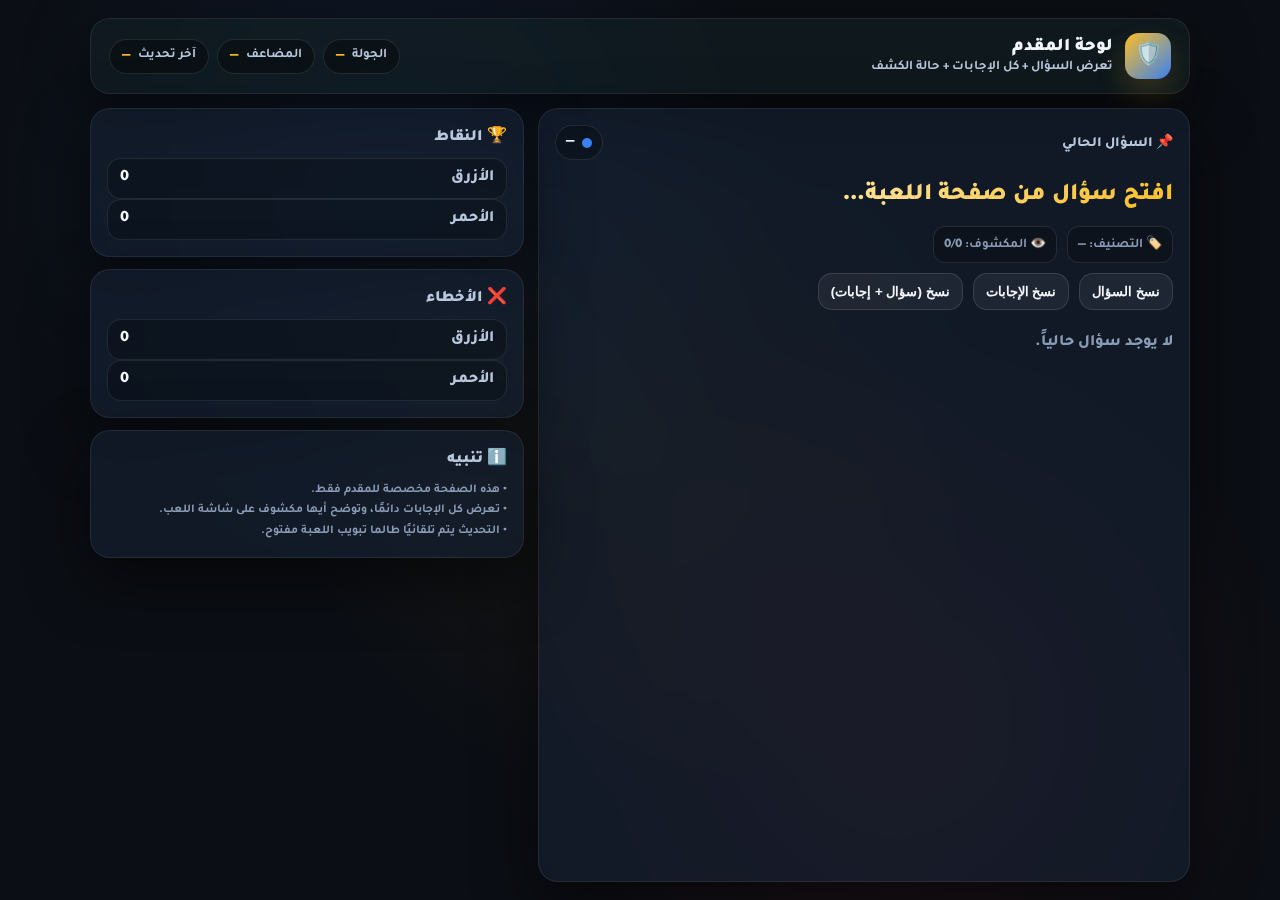
<file: familia-fouad-presenter.html>
<!doctype html>
<html lang="ar" dir="rtl">
<head>
  <meta charset="UTF-8" />
  <meta name="viewport" content="width=device-width,initial-scale=1,maximum-scale=1" />
  <title>🛡️ فاميليا فؤاد | لوحة المقدم</title>

  <link rel="preconnect" href="https://fonts.gstatic.com" crossorigin>
  <link href="https://fonts.googleapis.com/css2?family=Cairo:wght@400;600;700;800;900&family=Tajawal:wght@400;500;700;800&display=swap" rel="stylesheet" />

  <style>
    :root{
      --bg:#0b0e14;
      --panel:#121a24;
      --card:#152133;
      --stroke: rgba(255,255,255,.10);
      --text:#f3f6fb;
      --muted:#b9c7dc;
      --muted2:#8a9bb5;
      --gold:#fbbf24;
      --blue:#3b82f6;
      --red:#ef4444;
      --shadow: 0 22px 60px rgba(0,0,0,.55);
      --radius: 20px;
    }

    *{ box-sizing:border-box; margin:0; padding:0; }
    html,body{ height:100%; }
    body{
      font-family: 'Tajawal','Cairo',system-ui,sans-serif;
      background: radial-gradient(circle at 30% 20%, rgba(59,130,246,.10), transparent 35%),
                  radial-gradient(circle at 70% 80%, rgba(239,68,68,.10), transparent 35%),
                  radial-gradient(circle at 50% 50%, rgba(251,191,36,.06), transparent 45%),
                  var(--bg);
      color: var(--text);
      padding: 18px;
    }

    .wrap{
      max-width: 1100px;
      margin: 0 auto;
      display:flex;
      flex-direction:column;
      gap:14px;
      min-height: 100%;
    }

    .topbar{
      background: rgba(18,33,36,.55);
      border: 1px solid rgba(255,255,255,.08);
      backdrop-filter: blur(10px);
      border-radius: var(--radius);
      box-shadow: var(--shadow);
      padding: 14px 18px;
      display:flex;
      align-items:center;
      justify-content:space-between;
      gap: 12px;
      flex-wrap: wrap;
    }

    .brand{
      display:flex;
      align-items:center;
      gap:12px;
      min-width: 240px;
    }

    .logo{
      width: 46px;
      height: 46px;
      border-radius: 14px;
      background: linear-gradient(135deg, var(--gold), var(--blue));
      display:flex;
      align-items:center;
      justify-content:center;
      font-size: 22px;
      font-weight: 900;
      color:#0b0e14;
      box-shadow: 0 14px 30px rgba(251,191,36,.18);
    }

    .titles b{
      display:block;
      font-size: 18px;
      font-weight: 900;
      letter-spacing: -0.3px;
    }

    .titles small{
      color: var(--muted);
      font-weight: 600;
      font-size: 13px;
    }

    .chips{
      display:flex;
      gap:8px;
      flex-wrap: wrap;
      justify-content: flex-end;
      flex:1;
    }

    .chip{
      background: rgba(0,0,0,.32);
      border: 1px solid rgba(255,255,255,.10);
      border-radius: 999px;
      padding: 8px 12px;
      font-weight: 700;
      font-size: 13px;
      color: var(--muted);
      display:flex;
      align-items:center;
      gap: 8px;
    }

    .chip b{
      color: var(--gold);
      font-weight: 900;
      font-size: 14px;
    }

    .grid{
      display:grid;
      grid-template-columns: 1.2fr 0.8fr;
      gap: 14px;
      flex:1;
    }

    @media (max-width: 980px){
      .grid{ grid-template-columns: 1fr; }
    }

    .card{
      background: rgba(21,33,51,.60);
      border: 1px solid rgba(255,255,255,.08);
      border-radius: var(--radius);
      box-shadow: var(--shadow);
      padding: 16px;
      backdrop-filter: blur(10px);
    }

    .qTitle{
      font-size: 14px;
      color: var(--muted);
      font-weight: 800;
      margin-bottom: 10px;
      display:flex;
      align-items:center;
      justify-content:space-between;
      gap:10px;
      flex-wrap: wrap;
    }

    .qText{
      font-size: 24px;
      font-weight: 900;
      line-height: 1.5;
      background: linear-gradient(135deg, #fff, var(--gold));
      -webkit-background-clip:text;
      -webkit-text-fill-color: transparent;
      padding: 8px 0 2px;
      word-break: break-word;
    }

    .subRow{
      display:flex;
      gap:10px;
      flex-wrap: wrap;
      margin-top: 10px;
      color: var(--muted2);
      font-weight: 700;
      font-size: 13px;
    }

    .badge{
      border: 1px solid rgba(255,255,255,.10);
      background: rgba(0,0,0,.25);
      border-radius: 12px;
      padding: 8px 10px;
    }

    .answers{
      margin-top: 14px;
      display:flex;
      flex-direction:column;
      gap: 10px;
    }

    .ans{
      display:flex;
      align-items:center;
      justify-content:space-between;
      gap: 12px;
      background: rgba(0,0,0,.25);
      border: 1px solid rgba(255,255,255,.09);
      border-radius: 16px;
      padding: 12px 12px;
    }

    .ansLeft{
      display:flex;
      align-items:center;
      gap: 10px;
      min-width: 0;
    }

    .num{
      width: 36px;
      height: 36px;
      border-radius: 12px;
      border: 1px solid rgba(255,255,255,.12);
      background: rgba(0,0,0,.22);
      display:flex;
      align-items:center;
      justify-content:center;
      font-weight: 900;
      color: var(--muted);
      flex: 0 0 auto;
    }

    .txt{
      display:flex;
      flex-direction:column;
      gap: 2px;
      min-width: 0;
    }

    .txt b{
      font-size: 15px;
      font-weight: 900;
      color: var(--text);
      white-space: nowrap;
      overflow: hidden;
      text-overflow: ellipsis;
      max-width: 520px;
    }

    .txt small{
      color: var(--muted2);
      font-weight: 700;
      font-size: 12px;
    }

    .rightBits{
      display:flex;
      align-items:center;
      gap: 10px;
      flex: 0 0 auto;
    }

    .pts{
      width: 70px;
      height: 36px;
      border-radius: 14px;
      border: 1px solid rgba(251,191,36,.25);
      background: rgba(251,191,36,.10);
      display:flex;
      align-items:center;
      justify-content:center;
      font-weight: 900;
      color: var(--gold);
    }

    .stateDot{
      width: 12px;
      height: 12px;
      border-radius: 999px;
      box-shadow: 0 0 0 4px rgba(255,255,255,.05);
    }

    .revealed{
      border-color: rgba(251,191,36,.35);
      background: rgba(251,191,36,.07);
    }

    .revealed .stateDot{ background: #22c55e; }
    .hidden .stateDot{ background: rgba(255,255,255,.28); }

    .asideRow{
      display:flex;
      flex-direction:column;
      gap: 12px;
    }

    .miniTitle{
      color: var(--muted);
      font-weight: 900;
      margin-bottom: 10px;
      display:flex;
      align-items:center;
      justify-content:space-between;
      gap: 10px;
    }

    .kv{
      display:flex;
      align-items:center;
      justify-content:space-between;
      gap: 10px;
      padding: 10px 12px;
      border-radius: 14px;
      background: rgba(0,0,0,.25);
      border: 1px solid rgba(255,255,255,.09);
      font-weight: 800;
      color: var(--muted);
    }

    .kv b{
      color: var(--text);
      font-weight: 900;
    }

    .teamPill{
      display:inline-flex;
      align-items:center;
      gap: 8px;
      padding: 8px 10px;
      border-radius: 999px;
      border: 1px solid rgba(255,255,255,.10);
      background: rgba(0,0,0,.25);
      font-weight: 900;
      color: var(--text);
    }

    .dot{
      width: 10px;
      height: 10px;
      border-radius: 999px;
    }

    .blue{ background: var(--blue); }
    .red { background: var(--red); }

    .warn{
      color: var(--muted2);
      font-weight: 700;
      font-size: 12px;
      line-height: 1.7;
    }

    .empty{
      color: var(--muted2);
      font-weight: 800;
      padding: 10px 0;
    }

    .btnRow{
      display:flex;
      gap: 10px;
      flex-wrap: wrap;
      margin-top: 10px;
    }

    .btn{
      cursor:pointer;
      border: 1px solid rgba(255,255,255,.12);
      background: rgba(255,255,255,.06);
      color: var(--text);
      padding: 10px 12px;
      border-radius: 14px;
      font-weight: 900;
      transition: .15s;
      user-select: none;
    }

    .btn:hover{
      transform: translateY(-1px);
      background: rgba(255,255,255,.10);
      border-color: rgba(255,255,255,.18);
    }

    .btn:active{
      transform: translateY(1px);
      transition: .05s;
    }

    .toast{
      position: fixed;
      bottom: 18px;
      left: 50%;
      transform: translateX(-50%) translateY(14px);
      opacity: 0;
      pointer-events: none;
      background: rgba(0,0,0,.65);
      border: 1px solid rgba(255,255,255,.12);
      backdrop-filter: blur(8px);
      color: var(--text);
      border-radius: 999px;
      padding: 10px 14px;
      font-weight: 900;
      transition: .2s;
      z-index: 9999;
    }

    .toast.show{
      opacity: 1;
      transform: translateX(-50%) translateY(0);
    }
  </style>
</head>
<body>
  <div class="wrap">
    <div class="topbar">
      <div class="brand">
        <div class="logo">🛡️</div>
        <div class="titles">
          <b>لوحة المقدم</b>
          <small>تعرض السؤال + كل الإجابات + حالة الكشف</small>
        </div>
      </div>

      <div class="chips">
        <div class="chip">الجولة <b id="cRound">—</b></div>
        <div class="chip">المضاعف <b id="cMult">—</b></div>
        <div class="chip">آخر تحديث <b id="cTime">—</b></div>
      </div>
    </div>

    <div class="grid">
      <div class="card">
        <div class="qTitle">
          <span>📌 السؤال الحالي</span>
          <span class="teamPill" id="activeTeamPill">
            <span class="dot blue" id="teamDot"></span>
            <span id="teamName">—</span>
          </span>
        </div>

        <div class="qText" id="qText">افتح سؤال من صفحة اللعبة…</div>

        <div class="subRow">
          <span class="badge">🏷️ التصنيف: <b id="qCat">—</b></span>
          <span class="badge">👁️ المكشوف: <b id="qRevealed">0</b>/<b id="qTotal">0</b></span>
        </div>

        <div class="btnRow">
          <button class="btn" id="btnCopyQ">نسخ السؤال</button>
          <button class="btn" id="btnCopyAnswers">نسخ الإجابات</button>
          <button class="btn" id="btnCopyAll">نسخ (سؤال + إجابات)</button>
        </div>

        <div class="answers" id="answers">
          <div class="empty" id="empty">لا يوجد سؤال حالياً.</div>
        </div>
      </div>

      <div class="asideRow">
        <div class="card">
          <div class="miniTitle">🏆 النقاط</div>
          <div class="kv"><span>الأزرق</span><b id="sBlue">0</b></div>
          <div class="kv"><span>الأحمر</span><b id="sRed">0</b></div>
        </div>

        <div class="card">
          <div class="miniTitle">❌ الأخطاء</div>
          <div class="kv"><span>الأزرق</span><b id="stBlue">0</b></div>
          <div class="kv"><span>الأحمر</span><b id="stRed">0</b></div>
        </div>

        <div class="card">
          <div class="miniTitle">ℹ️ تنبيه</div>
          <div class="warn">
            • هذه الصفحة مخصصة للمقدم فقط.<br>
            • تعرض كل الإجابات دائمًا، وتوضح أيها مكشوف على شاشة اللعب.<br>
            • التحديث يتم تلقائيًا طالما تبويب اللعبة مفتوح.
          </div>
        </div>
      </div>
    </div>
  </div>

  <div class="toast" id="toast">—</div>

  <script>
    const PRESENTER_CHANNEL_NAME = "familia-fouad-presenter-v1";
    const PRESENTER_STORAGE_KEY  = "FF_PRESENTER_STATE_V1";
    let bc = null;

    try {
      bc = new BroadcastChannel(PRESENTER_CHANNEL_NAME);
    } catch (e) {
      bc = null;
    }

    const el = {
      cRound: document.getElementById("cRound"),
      cMult: document.getElementById("cMult"),
      cTime: document.getElementById("cTime"),

      qText: document.getElementById("qText"),
      qCat: document.getElementById("qCat"),
      qRevealed: document.getElementById("qRevealed"),
      qTotal: document.getElementById("qTotal"),
      answers: document.getElementById("answers"),
      empty: document.getElementById("empty"),

      sBlue: document.getElementById("sBlue"),
      sRed: document.getElementById("sRed"),
      stBlue: document.getElementById("stBlue"),
      stRed: document.getElementById("stRed"),

      activeTeamPill: document.getElementById("activeTeamPill"),
      teamDot: document.getElementById("teamDot"),
      teamName: document.getElementById("teamName"),

      toast: document.getElementById("toast"),

      btnCopyQ: document.getElementById("btnCopyQ"),
      btnCopyAnswers: document.getElementById("btnCopyAnswers"),
      btnCopyAll: document.getElementById("btnCopyAll"),
    };

    function toast(msg){
      el.toast.textContent = msg;
      el.toast.classList.add("show");
      clearTimeout(toast._t);
      toast._t = setTimeout(()=> el.toast.classList.remove("show"), 1500);
    }

    function safeText(s){
      return (s || "").toString();
    }

    function fmtTime(ts){
      try{
        const d = new Date(ts);
        const hh = String(d.getHours()).padStart(2,"0");
        const mm = String(d.getMinutes()).padStart(2,"0");
        const ss = String(d.getSeconds()).padStart(2,"0");
        return `${hh}:${mm}:${ss}`;
      }catch(e){
        return "—";
      }
    }

    function setTeam(team){
      if(team === "red"){
        el.teamDot.classList.remove("blue");
        el.teamDot.classList.add("red");
        el.teamName.textContent = "الدور: الأحمر 🔴";
      } else {
        el.teamDot.classList.remove("red");
        el.teamDot.classList.add("blue");
        el.teamName.textContent = "الدور: الأزرق 🔵";
      }
    }

    function render(payload){
      if(!payload) return;

      el.cRound.textContent = payload.round != null ? payload.round : "—";
      el.cMult.textContent  = payload.multiplier != null ? ("×" + payload.multiplier) : "—";
      el.cTime.textContent  = payload.ts ? fmtTime(payload.ts) : "—";

      const scores = payload.scores || { blue: 0, red: 0 };
      const strikes = payload.strikes || { blue: 0, red: 0 };

      el.sBlue.textContent = scores.blue ?? 0;
      el.sRed.textContent  = scores.red ?? 0;
      el.stBlue.textContent = strikes.blue ?? 0;
      el.stRed.textContent  = strikes.red ?? 0;

      setTeam(payload.activeTeam || "blue");

      const current = payload.current;
      if(!current){
        el.qText.textContent = "لا يوجد سؤال حالياً.";
        el.qCat.textContent = "—";
        el.qRevealed.textContent = "0";
        el.qTotal.textContent = "0";
        el.answers.innerHTML = "";
        el.answers.appendChild(el.empty);
        el.empty.style.display = "block";
        return;
      }

      el.qText.textContent = safeText(current.q);
      el.qCat.textContent  = safeText(current.category);

      const answers = Array.isArray(current.answers) ? current.answers : [];
      const revealed = Array.isArray(payload.revealed) ? payload.revealed : [];

      const revealedCount = revealed.filter(Boolean).length;
      el.qRevealed.textContent = revealedCount;
      el.qTotal.textContent = answers.length;

      el.answers.innerHTML = "";
      el.empty.style.display = "none";

      answers.forEach((a, idx)=>{
        const isRevealed = !!revealed[idx];

        const row = document.createElement("div");
        row.className = "ans " + (isRevealed ? "revealed" : "hidden");

        const left = document.createElement("div");
        left.className = "ansLeft";

        const num = document.createElement("div");
        num.className = "num";
        num.textContent = idx + 1;

        const txt = document.createElement("div");
        txt.className = "txt";

        const t = document.createElement("b");
        t.textContent = safeText(a.a);

        const s = document.createElement("small");
        s.textContent = isRevealed ? "✅ مكشوف على شاشة اللعب" : "👁️ مخفي على شاشة اللعب";

        txt.appendChild(t);
        txt.appendChild(s);

        left.appendChild(num);
        left.appendChild(txt);

        const right = document.createElement("div");
        right.className = "rightBits";

        const dot = document.createElement("div");
        dot.className = "stateDot";

        const pts = document.createElement("div");
        pts.className = "pts";
        pts.textContent = safeText(a.p);

        right.appendChild(dot);
        right.appendChild(pts);

        row.appendChild(left);
        row.appendChild(right);

        el.answers.appendChild(row);
      });
    }

    function readFromStorage(){
      try{
        const raw = localStorage.getItem(PRESENTER_STORAGE_KEY);
        if(!raw) return null;
        return JSON.parse(raw);
      }catch(e){
        return null;
      }
    }

    // Copy helpers
    async function copyText(text){
      const t = safeText(text);
      try{
        await navigator.clipboard.writeText(t);
        toast("تم النسخ ✅");
      }catch(e){
        // fallback
        try{
          const ta = document.createElement("textarea");
          ta.value = t;
          ta.style.position = "fixed";
          ta.style.left = "-9999px";
          document.body.appendChild(ta);
          ta.select();
          document.execCommand("copy");
          document.body.removeChild(ta);
          toast("تم النسخ ✅");
        }catch(err){
          toast("فشل النسخ ❌");
        }
      }
    }

    function buildCopyAnswers(payload){
      if(!payload || !payload.current) return "";
      const q = payload.current;
      const answers = Array.isArray(q.answers) ? q.answers : [];
      return answers.map((x,i)=> `${i+1}) ${safeText(x.a)} (${safeText(x.p)})`).join("\n");
    }

    function buildCopyAll(payload){
      if(!payload || !payload.current) return "";
      const q = payload.current;
      const head = `السؤال: ${safeText(q.q)}\nالتصنيف: ${safeText(q.category)}\n`;
      const ans = buildCopyAnswers(payload);
      return head + "\nالإجابات:\n" + ans;
    }

    // Button actions
    el.btnCopyQ.addEventListener("click", ()=>{
      const payload = readFromStorage();
      const txt = payload?.current?.q ? payload.current.q : "";
      copyText(txt);
    });

    el.btnCopyAnswers.addEventListener("click", ()=>{
      const payload = readFromStorage();
      copyText(buildCopyAnswers(payload));
    });

    el.btnCopyAll.addEventListener("click", ()=>{
      const payload = readFromStorage();
      copyText(buildCopyAll(payload));
    });

    // Listen BC
    if(bc){
      bc.onmessage = (ev)=>{
        render(ev.data);
      };
    }

    // Storage event (إذا صفحة اللعبة كتبت في localStorage)
    window.addEventListener("storage", (e)=>{
      if(e.key === PRESENTER_STORAGE_KEY){
        const payload = readFromStorage();
        if(payload) render(payload);
      }
    });

    // Initial load
    const initial = readFromStorage();
    if(initial) render(initial);
  </script>
</body>
</html>
</file>
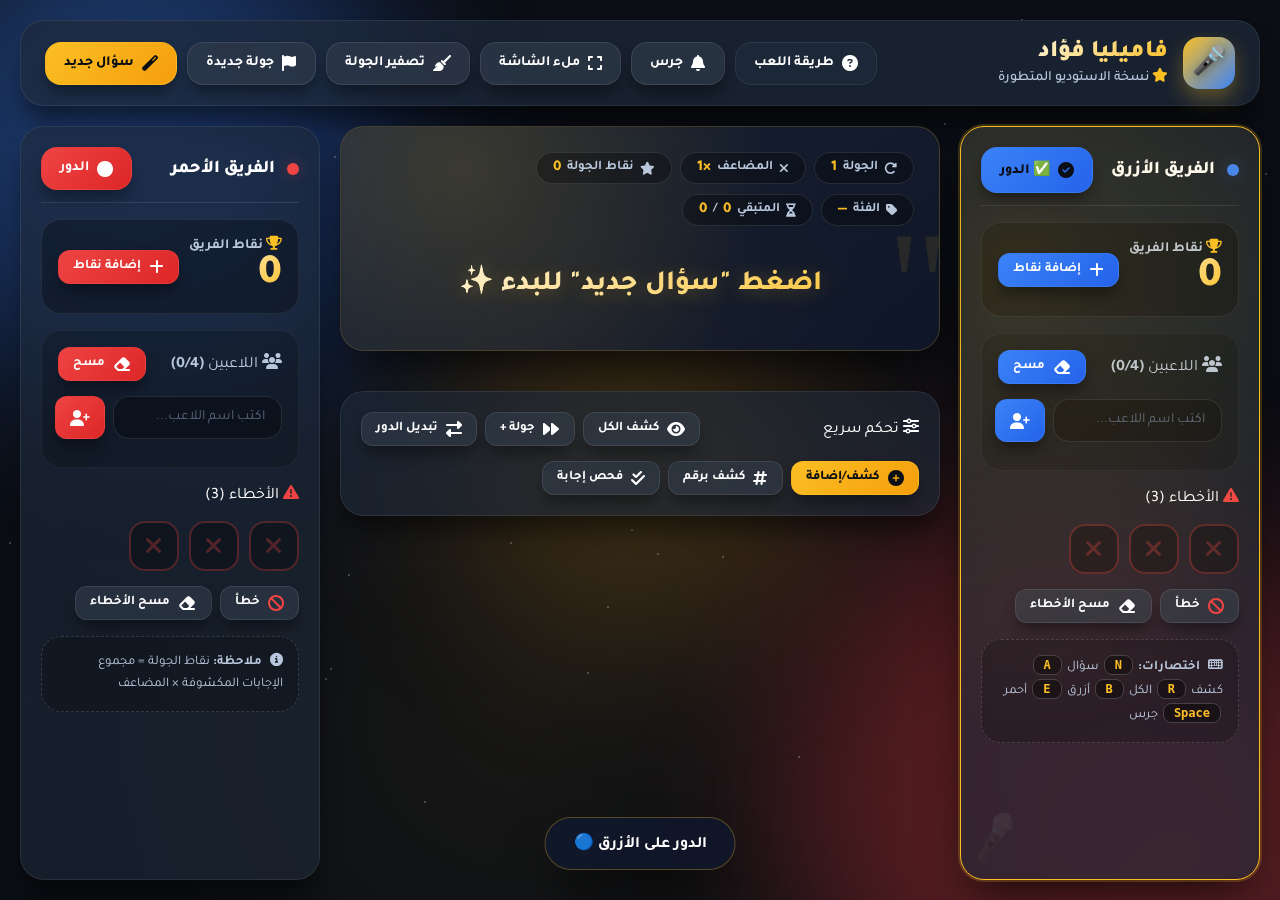
<file: familia-fouad.html>
<!doctype html>
<html lang="ar" dir="rtl">
<head>
  <meta charset="UTF-8" />
  <meta name="viewport" content="width=device-width,initial-scale=1,maximum-scale=1" />
  <title>🎤 فاميليا فؤاد | الإصدار المتطور</title>

  <link rel="preconnect" href="https://fonts.gstatic.com" crossorigin>
  <link href="https://fonts.googleapis.com/css2?family=Cairo:wght@400;500;600;700;800;900&family=Tajawal:wght@400;500;700;800&display=swap" rel="stylesheet" />
  <link rel="stylesheet" href="https://cdnjs.cloudflare.com/ajax/libs/font-awesome/6.4.0/css/all.min.css">

  <style>
    :root {
      --bg-primary: #0b0e14;
      --bg-secondary: #151e2a;
      --bg-card: #1e293b;
      --bg-card-hover: #2a3a4f;
      --text-primary: #ffffff;
      --text-secondary: #b9c7dc;
      --text-muted: #8a9bb5;
      --blue-team: #3b82f6;
      --blue-glow: rgba(59, 130, 246, 0.3);
      --red-team: #ef4444;
      --red-glow: rgba(239, 68, 68, 0.3);
      --gold: #fbbf24;
      --gold-glow: rgba(251, 191, 36, 0.4);
      --border-glow: rgba(255, 255, 255, 0.05);
      --shadow-xl: 0 25px 50px -12px rgba(0, 0, 0, 0.75);
      --shadow-lg: 0 20px 25px -5px rgba(0, 0, 0, 0.5);
      --shadow-md: 0 10px 15px -3px rgba(0, 0, 0, 0.4);
      --radius-xl: 24px;
      --radius-lg: 20px;
      --radius-md: 16px;
      --radius-sm: 12px;
    }

    * {
      box-sizing: border-box;
      margin: 0;
      padding: 0;
    }

    html, body {
      height: 100%;
      scroll-behavior: smooth;
    }

    body {
      margin: 0;
      font-family: 'Tajawal', 'Cairo', system-ui, sans-serif;
      background: var(--bg-primary);
      color: var(--text-primary);
      overflow-x: hidden;
      position: relative;
      background-image: 
        radial-gradient(circle at 20% 30%, rgba(59, 130, 246, 0.08) 0%, transparent 30%),
        radial-gradient(circle at 80% 70%, rgba(239, 68, 68, 0.08) 0%, transparent 30%),
        radial-gradient(circle at 40% 80%, rgba(251, 191, 36, 0.05) 0%, transparent 40%);
    }

    /* أنيميشن الخلفية المتحركة */
    .animated-bg {
      position: fixed;
      inset: 0;
      pointer-events: none;
      z-index: -1;
      overflow: hidden;
    }

    .bg-orb {
      position: absolute;
      border-radius: 50%;
      filter: blur(80px);
      opacity: 0.4;
      animation: float 20s infinite alternate ease-in-out;
    }

    .bg-orb-1 {
      width: 500px;
      height: 500px;
      background: radial-gradient(circle at 30% 30%, #3b82f6, #1e3a8a);
      top: -100px;
      left: -100px;
      animation: float 25s infinite alternate;
    }

    .bg-orb-2 {
      width: 600px;
      height: 600px;
      background: radial-gradient(circle at 70% 70%, #ef4444, #7f1d1d);
      bottom: -200px;
      right: -100px;
      animation: float 30s infinite alternate-reverse;
    }

    .bg-orb-3 {
      width: 400px;
      height: 400px;
      background: radial-gradient(circle at 50% 50%, #fbbf24, #b45309);
      top: 50%;
      left: 50%;
      transform: translate(-50%, -50%);
      opacity: 0.2;
      animation: pulse 10s infinite ease-in-out;
    }

    @keyframes float {
      0% { transform: translate(0, 0) scale(1); }
      100% { transform: translate(50px, 50px) scale(1.1); }
    }

    @keyframes pulse {
      0%, 100% { opacity: 0.2; transform: translate(-50%, -50%) scale(1); }
      50% { opacity: 0.3; transform: translate(-50%, -50%) scale(1.2); }
    }

    /* النجوم المتلألئة */
    .stars {
      position: fixed;
      inset: 0;
      pointer-events: none;
      z-index: -1;
    }

    .star {
      position: absolute;
      width: 2px;
      height: 2px;
      background: white;
      border-radius: 50%;
      opacity: 0.3;
      animation: twinkle 3s infinite ease-in-out;
    }

    @keyframes twinkle {
      0%, 100% { opacity: 0.2; transform: scale(1); }
      50% { opacity: 0.8; transform: scale(1.5); }
    }

    /* الحاوية الرئيسية */
    .wrap {
      max-width: 1400px;
      margin: 0 auto;
      padding: 20px;
      display: flex;
      flex-direction: column;
      gap: 20px;
      min-height: 100%;
      position: relative;
      z-index: 1;
    }

    /* الشريط العلوي - تصميم عصري */
    .topbar {
      background: rgba(30, 41, 59, 0.7);
      backdrop-filter: blur(12px);
      -webkit-backdrop-filter: blur(12px);
      border: 1px solid rgba(255, 255, 255, 0.08);
      border-radius: var(--radius-xl);
      box-shadow: var(--shadow-lg);
      padding: 16px 24px;
      display: flex;
      align-items: center;
      justify-content: space-between;
      gap: 20px;
      transition: all 0.3s ease;
    }

    .topbar:hover {
      border-color: rgba(255, 255, 255, 0.12);
      box-shadow: var(--shadow-xl);
    }

    .brand {
      display: flex;
      align-items: center;
      gap: 15px;
    }

    .logo {
      width: 52px;
      height: 52px;
      border-radius: var(--radius-md);
      background: linear-gradient(135deg, #fbbf24, #3b82f6);
      display: flex;
      align-items: center;
      justify-content: center;
      font-size: 28px;
      font-weight: 900;
      color: white;
      text-shadow: 0 2px 10px rgba(0, 0, 0, 0.3);
      box-shadow: 0 10px 20px rgba(251, 191, 36, 0.3);
      transition: transform 0.2s ease;
    }

    .logo:hover {
      transform: scale(1.05) rotate(5deg);
    }

    .title {
      display: flex;
      flex-direction: column;
    }

    .title b {
      font-size: 24px;
      font-weight: 900;
      background: linear-gradient(135deg, #fff, #fbbf24);
      -webkit-background-clip: text;
      -webkit-text-fill-color: transparent;
      letter-spacing: -0.5px;
    }

    .title small {
      color: var(--text-secondary);
      font-size: 14px;
      font-weight: 500;
    }

    .top-actions {
      display: flex;
      gap: 10px;
      flex-wrap: wrap;
    }

    /* الأزرار - تصميم محدث */
    .btn {
      background: rgba(255, 255, 255, 0.05);
      border: 1px solid rgba(255, 255, 255, 0.1);
      color: var(--text-primary);
      padding: 12px 18px;
      border-radius: var(--radius-md);
      cursor: pointer;
      transition: all 0.2s cubic-bezier(0.4, 0, 0.2, 1);
      font-family: 'Tajawal', sans-serif;
      font-weight: 700;
      font-size: 14px;
      display: inline-flex;
      align-items: center;
      gap: 8px;
      box-shadow: var(--shadow-md);
      backdrop-filter: blur(4px);
      -webkit-backdrop-filter: blur(4px);
      letter-spacing: 0.3px;
    }

    .btn:hover {
      transform: translateY(-2px);
      border-color: rgba(255, 255, 255, 0.2);
      background: rgba(255, 255, 255, 0.1);
      box-shadow: 0 15px 25px -8px rgba(0, 0, 0, 0.5);
    }

    .btn:active {
      transform: translateY(1px);
      transition: 0.05s;
    }

    .btn i {
      font-size: 16px;
    }

    .btn.primary {
      background: linear-gradient(135deg, #fbbf24, #f59e0b);
      border-color: rgba(251, 191, 36, 0.5);
      color: #0b0e14;
      font-weight: 800;
    }

    .btn.primary:hover {
      background: linear-gradient(135deg, #fcd34d, #fbbf24);
      border-color: #fbbf24;
    }

    .btn.blue {
      background: linear-gradient(135deg, #3b82f6, #2563eb);
      border-color: rgba(59, 130, 246, 0.5);
    }

    .btn.red {
      background: linear-gradient(135deg, #ef4444, #dc2626);
      border-color: rgba(239, 68, 68, 0.5);
    }

    .btn.ghost {
      background: transparent;
      box-shadow: none;
      border-color: rgba(255, 255, 255, 0.08);
    }

    .btn.ghost:hover {
      background: rgba(255, 255, 255, 0.05);
      border-color: rgba(255, 255, 255, 0.15);
    }

    .btn.small {
      padding: 8px 14px;
      font-size: 13px;
      border-radius: var(--radius-sm);
    }

    /* الشبكة الرئيسية */
    .grid {
      display: grid;
      grid-template-columns: 300px 1fr 300px;
      gap: 20px;
      flex: 1;
    }

    @media (max-width: 1200px) {
      .grid {
        grid-template-columns: 1fr;
      }
    }

    /* البطاقات */
    .card {
      background: rgba(30, 41, 59, 0.6);
      backdrop-filter: blur(8px);
      -webkit-backdrop-filter: blur(8px);
      border: 1px solid rgba(255, 255, 255, 0.08);
      border-radius: var(--radius-xl);
      box-shadow: var(--shadow-lg);
      padding: 20px;
      transition: all 0.3s ease;
    }

    .card:hover {
      border-color: rgba(255, 255, 255, 0.15);
      box-shadow: var(--shadow-xl);
    }

    .card.active-team {
      border-color: var(--gold);
      box-shadow: 0 0 0 2px rgba(251, 191, 36, 0.2), var(--shadow-xl);
      position: relative;
      overflow: hidden;
    }

    .card.active-team::before {
      content: '';
      position: absolute;
      inset: 0;
      background: radial-gradient(circle at 20% 20%, rgba(251, 191, 36, 0.15), transparent 70%);
      pointer-events: none;
    }

    .card.active-team::after {
      content: '🎤';
      position: absolute;
      bottom: 10px;
      left: 10px;
      font-size: 40px;
      opacity: 0.1;
      transform: rotate(-15deg);
      pointer-events: none;
    }

    /* قسم النقاط */
    .scoreSide {
      display: flex;
      flex-direction: column;
      gap: 16px;
    }

    .teamHeader {
      display: flex;
      align-items: center;
      justify-content: space-between;
      border-bottom: 1px solid rgba(255, 255, 255, 0.1);
      padding-bottom: 12px;
    }

    .teamName {
      display: flex;
      align-items: center;
      gap: 12px;
      font-size: 18px;
      font-weight: 800;
    }

    .team-icon {
      width: 12px;
      height: 12px;
      border-radius: 50%;
      box-shadow: 0 0 0 4px rgba(255, 255, 255, 0.05);
    }

    .team-icon.blue {
      background: var(--blue-team);
      box-shadow: 0 0 15px var(--blue-glow);
    }

    .team-icon.red {
      background: var(--red-team);
      box-shadow: 0 0 15px var(--red-glow);
    }

    .scoreBox {
      background: rgba(0, 0, 0, 0.3);
      border: 1px solid rgba(255, 255, 255, 0.08);
      border-radius: var(--radius-lg);
      padding: 16px;
      display: flex;
      align-items: center;
      justify-content: space-between;
    }

    .scoreBox .tiny {
      color: var(--text-secondary);
      font-size: 14px;
      font-weight: 600;
    }

    .scoreNum {
      font-size: 42px;
      font-weight: 900;
      background: linear-gradient(135deg, #fff, #fbbf24);
      -webkit-background-clip: text;
      -webkit-text-fill-color: transparent;
      line-height: 1;
    }

    /* الأخطاء */
    .strikeRow {
      display: flex;
      gap: 10px;
      margin: 15px 0;
    }

    .strike {
      width: 50px;
      height: 50px;
      border-radius: var(--radius-md);
      background: rgba(0, 0, 0, 0.3);
      border: 2px solid rgba(239, 68, 68, 0.3);
      display: flex;
      align-items: center;
      justify-content: center;
      font-size: 24px;
      font-weight: 900;
      color: rgba(239, 68, 68, 0.3);
      transition: all 0.3s ease;
    }

    .strike.on {
      background: rgba(239, 68, 68, 0.2);
      border-color: #ef4444;
      color: #ef4444;
      box-shadow: 0 0 20px rgba(239, 68, 68, 0.4);
      transform: scale(1.05);
    }

    /* قائمة اللاعبين */
    .playersBox {
      background: rgba(0, 0, 0, 0.2);
      border: 1px solid rgba(255, 255, 255, 0.05);
      border-radius: var(--radius-lg);
      padding: 16px;
    }

    .playersHead {
      display: flex;
      align-items: center;
      justify-content: space-between;
      margin-bottom: 15px;
      color: var(--text-secondary);
    }

    .playersList {
      max-height: 200px;
      overflow-y: auto;
      display: flex;
      flex-direction: column;
      gap: 8px;
      margin-bottom: 12px;
    }

    .playersList::-webkit-scrollbar {
      width: 4px;
    }

    .playersList::-webkit-scrollbar-track {
      background: rgba(255, 255, 255, 0.05);
    }

    .playersList::-webkit-scrollbar-thumb {
      background: rgba(255, 255, 255, 0.2);
      border-radius: 4px;
    }

    .playerItem {
      background: rgba(255, 255, 255, 0.03);
      border: 1px solid rgba(255, 255, 255, 0.05);
      border-radius: var(--radius-md);
      padding: 10px 12px;
      display: flex;
      align-items: center;
      justify-content: space-between;
      transition: all 0.2s ease;
    }

    .playerItem:hover {
      background: rgba(255, 255, 255, 0.08);
      transform: translateX(-2px);
    }

    .playerName {
      font-weight: 700;
      font-size: 15px;
    }

    .playerTag {
      font-size: 11px;
      color: var(--text-muted);
      margin-top: 2px;
    }

    .playerAddRow {
      display: flex;
      gap: 8px;
    }

    .input {
      flex: 1;
      background: rgba(0, 0, 0, 0.3);
      border: 1px solid rgba(255, 255, 255, 0.1);
      border-radius: var(--radius-md);
      padding: 12px 16px;
      color: var(--text-primary);
      font-family: 'Tajawal', sans-serif;
      font-size: 14px;
      transition: all 0.2s ease;
    }

    .input:focus {
      outline: none;
      border-color: var(--gold);
      box-shadow: 0 0 0 3px rgba(251, 191, 36, 0.2);
    }

    .input::placeholder {
      color: var(--text-muted);
      opacity: 0.6;
    }

    /* بطاقة السؤال - مركز المسرح */
    .centerStage {
      display: flex;
      flex-direction: column;
      gap: 20px;
    }

    .questionCard {
      background: linear-gradient(145deg, rgba(30, 41, 59, 0.8), rgba(15, 23, 42, 0.9));
      backdrop-filter: blur(8px);
      -webkit-backdrop-filter: blur(8px);
      border: 1px solid rgba(251, 191, 36, 0.2);
      border-radius: var(--radius-xl);
      padding: 25px;
      box-shadow: var(--shadow-xl);
      position: relative;
      overflow: hidden;
    }

    .questionCard::before {
      content: '';
      position: absolute;
      inset: 0;
      background: radial-gradient(circle at 20% 20%, rgba(251, 191, 36, 0.15), transparent 60%);
      pointer-events: none;
    }

    .questionCard::after {
      content: '"';
      position: absolute;
      bottom: -20px;
      right: -10px;
      font-size: 150px;
      color: rgba(251, 191, 36, 0.1);
      font-family: serif;
      pointer-events: none;
    }

    .metaRow {
      display: flex;
      align-items: center;
      justify-content: space-between;
      flex-wrap: wrap;
      gap: 10px;
      margin-bottom: 20px;
      position: relative;
      z-index: 1;
    }

    .chips {
      display: flex;
      gap: 8px;
      flex-wrap: wrap;
    }

    .chip {
      background: rgba(0, 0, 0, 0.3);
      border: 1px solid rgba(255, 255, 255, 0.1);
      border-radius: 50px;
      padding: 6px 16px;
      font-size: 13px;
      font-weight: 600;
      color: var(--text-secondary);
      display: inline-flex;
      align-items: center;
      gap: 6px;
    }

    .chip b {
      color: var(--gold);
      font-weight: 800;
      font-size: 15px;
    }

    .questionText {
      font-size: 28px;
      font-weight: 800;
      line-height: 1.4;
      text-align: center;
      padding: 20px 10px;
      background: linear-gradient(135deg, #fff, #fbbf24);
      -webkit-background-clip: text;
      -webkit-text-fill-color: transparent;
      text-shadow: 0 2px 20px rgba(251, 191, 36, 0.3);
      position: relative;
      z-index: 1;
    }

    /* لوحة الإجابات */
    .board {
      display: grid;
      grid-template-columns: repeat(2, 1fr);
      gap: 12px;
    }

    @media (max-width: 768px) {
      .board {
        grid-template-columns: 1fr;
      }
    }

    .slot {
      perspective: 1000px;
      height: 80px;
      cursor: pointer;
    }

    .face {
      position: relative;
      width: 100%;
      height: 100%;
      transform-style: preserve-3d;
      transition: transform 0.6s cubic-bezier(0.4, 0.2, 0.2, 1);
      border-radius: var(--radius-lg);
    }

    .slot.revealed .face {
      transform: rotateY(180deg);
    }

    .front, .back {
      position: absolute;
      width: 100%;
      height: 100%;
      backface-visibility: hidden;
      display: flex;
      align-items: center;
      justify-content: space-between;
      padding: 0 20px;
      border-radius: var(--radius-lg);
      background: linear-gradient(145deg, rgba(30, 41, 59, 0.9), rgba(15, 23, 42, 0.95));
      border: 2px solid rgba(255, 255, 255, 0.1);
      box-shadow: var(--shadow-md);
    }

    .front {
      transform: rotateY(0deg);
    }

    .back {
      transform: rotateY(180deg);
      background: linear-gradient(145deg, #1e293b, #0f172a);
      border-color: var(--gold);
    }

    .front .mystery {
      font-size: 24px;
      font-weight: 800;
      color: var(--text-secondary);
      letter-spacing: 4px;
    }

    .index {
      width: 40px;
      height: 40px;
      border-radius: var(--radius-sm);
      background: rgba(0, 0, 0, 0.4);
      border: 1px solid rgba(255, 255, 255, 0.1);
      display: flex;
      align-items: center;
      justify-content: center;
      font-weight: 800;
      font-size: 16px;
      color: var(--text-secondary);
    }

    .answer {
      font-weight: 700;
      font-size: 16px;
      color: var(--text-primary);
    }

    .points {
      width: 70px;
      height: 40px;
      border-radius: var(--radius-md);
      background: rgba(0, 0, 0, 0.4);
      border: 1px solid rgba(251, 191, 36, 0.3);
      display: flex;
      align-items: center;
      justify-content: center;
      font-weight: 900;
      font-size: 20px;
      color: var(--gold);
    }

    .back .points {
      background: rgba(251, 191, 36, 0.2);
    }

    /* التلميحات */
    .hint {
      background: rgba(0, 0, 0, 0.2);
      border: 1px dashed rgba(255, 255, 255, 0.15);
      border-radius: var(--radius-lg);
      padding: 15px;
      font-size: 13px;
      color: var(--text-secondary);
      line-height: 1.7;
    }

    .kbd {
      background: rgba(0, 0, 0, 0.4);
      border: 1px solid rgba(255, 255, 255, 0.2);
      border-radius: 8px;
      padding: 2px 10px;
      font-family: monospace;
      font-size: 12px;
      font-weight: 700;
      color: var(--gold);
      margin: 0 2px;
    }

    /* Toast notification */
    .toast {
      position: fixed;
      bottom: 30px;
      left: 50%;
      transform: translateX(-50%) translateY(20px);
      background: rgba(15, 23, 42, 0.9);
      backdrop-filter: blur(8px);
      -webkit-backdrop-filter: blur(8px);
      border: 1px solid rgba(251, 191, 36, 0.3);
      border-radius: 50px;
      padding: 14px 28px;
      color: var(--text-primary);
      font-weight: 700;
      box-shadow: var(--shadow-xl);
      opacity: 0;
      transition: all 0.3s ease;
      z-index: 10000;
    }

    .toast.show {
      opacity: 1;
      transform: translateX(-50%) translateY(0);
    }

    /* Modal */
    .overlay {
      position: fixed;
      inset: 0;
      background: rgba(0, 0, 0, 0.8);
      backdrop-filter: blur(8px);
      -webkit-backdrop-filter: blur(8px);
      display: flex;
      align-items: center;
      justify-content: center;
      padding: 16px;
      z-index: 9999;
      opacity: 0;
      pointer-events: none;
      transition: opacity 0.3s ease;
    }

    .overlay.show {
      opacity: 1;
      pointer-events: all;
    }

    .modal {
      width: min(500px, 100%);
      background: linear-gradient(145deg, #1e293b, #0f172a);
      border: 1px solid rgba(251, 191, 36, 0.3);
      border-radius: var(--radius-xl);
      box-shadow: var(--shadow-xl);
      padding: 30px;
      transform: scale(0.9);
      transition: transform 0.3s ease;
    }

    .overlay.show .modal {
      transform: scale(1);
    }

    .modal h3 {
      font-size: 24px;
      font-weight: 900;
      margin-bottom: 15px;
      background: linear-gradient(135deg, #fff, #fbbf24);
      -webkit-background-clip: text;
      -webkit-text-fill-color: transparent;
    }

    .modal .desc {
      color: var(--text-secondary);
      line-height: 1.7;
      margin-bottom: 20px;
      white-space: pre-line;
    }

    .modal .field {
      margin-bottom: 20px;
    }

    .modal label {
      display: block;
      margin-bottom: 8px;
      color: var(--text-secondary);
      font-weight: 600;
    }

    .modal .row {
      display: flex;
      gap: 10px;
    }

    .modal .btn {
      flex: 1;
      justify-content: center;
    }

    /* Countdown */
    .countdown {
      position: fixed;
      top: 30px;
      left: 50%;
      transform: translateX(-50%) translateY(-20px);
      background: rgba(15, 23, 42, 0.9);
      backdrop-filter: blur(8px);
      -webkit-backdrop-filter: blur(8px);
      border: 1px solid var(--gold);
      border-radius: 50px;
      padding: 10px 20px;
      display: flex;
      align-items: center;
      gap: 15px;
      color: var(--text-primary);
      font-weight: 700;
      box-shadow: var(--shadow-xl);
      opacity: 0;
      transition: all 0.3s ease;
      z-index: 9999;
    }

    .countdown.show {
      opacity: 1;
      transform: translateX(-50%) translateY(0);
    }

    .countdown .num {
      width: 40px;
      height: 40px;
      border-radius: 50%;
      background: linear-gradient(135deg, #fbbf24, #f59e0b);
      display: flex;
      align-items: center;
      justify-content: center;
      font-size: 20px;
      font-weight: 900;
      color: #0b0e14;
    }

    /* Big score animation */
    .big-score {
      position: fixed;
      top: 50%;
      left: 50%;
      transform: translate(-50%, -50%) scale(0.5);
      font-size: 100px;
      font-weight: 900;
      background: linear-gradient(135deg, #fbbf24, #f59e0b);
      -webkit-background-clip: text;
      -webkit-text-fill-color: transparent;
      text-shadow: 0 0 40px rgba(251, 191, 36, 0.5);
      opacity: 0;
      transition: all 0.3s cubic-bezier(0.4, 0, 0.2, 1);
      pointer-events: none;
      z-index: 10001;
    }

    .big-score.show {
      opacity: 1;
      transform: translate(-50%, -50%) scale(1);
    }

    /* Pulse animation */
    .pulse {
      animation: cardPulse 0.3s ease;
    }

    @keyframes cardPulse {
      0% { transform: scale(1); }
      50% { transform: scale(1.05); filter: brightness(1.2); }
      100% { transform: scale(1); }
    }

    /* Canvas confetti */
    #confetti {
      position: fixed;
      inset: 0;
      pointer-events: none;
      z-index: 9998;
    }

    /* Responsive */
    @media (max-width: 768px) {
      .topbar {
        flex-direction: column;
        align-items: stretch;
      }
      
      .top-actions {
        justify-content: center;
      }
      
      .questionText {
        font-size: 22px;
      }
      
      .scoreNum {
        font-size: 32px;
      }
    }
  </style>
</head>
<body>
  <!-- الخلفية المتحركة -->
  <div class="animated-bg">
    <div class="bg-orb bg-orb-1"></div>
    <div class="bg-orb bg-orb-2"></div>
    <div class="bg-orb bg-orb-3"></div>
  </div>

  <!-- النجوم المتلألئة -->
  <div class="stars" id="stars"></div>

  <canvas id="confetti"></canvas>
  <div id="bigScore" class="big-score"></div>

  <div id="countdown" class="countdown">
    <span>⏱️ <i class="fas fa-hourglass-half"></i> فحص الإجابة خلال</span>
    <span class="num" id="countNum">5</span>
  </div>

  <div class="wrap">
    <div class="topbar">
      <div class="brand">
        <div class="logo">🎤</div>
        <div class="title">
          <b>فاميليا فؤاد</b>
          <small><i class="fas fa-star" style="color: #fbbf24;"></i> نسخة الاستوديو المتطورة</small>
        </div>
      </div>

      <div class="top-actions">
        <button class="btn ghost" id="btnHelp"><i class="fas fa-question-circle"></i> طريقة اللعب</button>
        <button class="btn" id="btnBuzz"><i class="fas fa-bell"></i> جرس</button>
        <button class="btn" id="btnFullscreen"><i class="fas fa-expand"></i> ملء الشاشة</button>
        <button class="btn" id="btnReset"><i class="fas fa-broom"></i> تصفير الجولة</button>
        <button class="btn" id="btnNewGame"><i class="fas fa-flag"></i> جولة جديدة</button>
        <button class="btn primary" id="btnNewQ"><i class="fas fa-magic"></i> سؤال جديد</button>
      </div>
    </div>

    <div class="grid">
      <!-- الفريق الأزرق -->
      <div class="card scoreSide" id="sideBlue">
        <div class="teamHeader">
          <div class="teamName">
            <span class="team-icon blue"></span>
            <span>الفريق الأزرق</span>
          </div>
          <button class="btn blue" id="btnActiveBlue"><i class="fas fa-check-circle"></i> الدور</button>
        </div>

        <div class="scoreBox">
          <div>
            <div class="tiny"><i class="fas fa-trophy" style="color: #fbbf24;"></i> نقاط الفريق</div>
            <div class="scoreNum" id="scoreBlue">0</div>
          </div>
          <button class="btn blue small" id="btnAddBlue"><i class="fas fa-plus"></i> إضافة نقاط</button>
        </div>

        <div class="playersBox">
          <div class="playersHead">
            <div class="tiny"><i class="fas fa-users"></i> اللاعبين <b id="blueCount">(0/4)</b></div>
            <button class="btn small blue" id="btnClearBluePlayers"><i class="fas fa-eraser"></i> مسح</button>
          </div>
          <div class="playerAddRow">
            <input class="input" id="inpBluePlayer" placeholder="اكتب اسم اللاعب..." />
            <button class="btn small blue" id="btnAddBluePlayer"><i class="fas fa-user-plus"></i></button>
          </div>
          <div class="playersList" id="bluePlayers"></div>
        </div>

        <div>
          <div class="tiny"><i class="fas fa-exclamation-triangle" style="color: #ef4444;"></i> الأخطاء (3)</div>
          <div class="strikeRow" id="strikesBlue">
            <div class="strike"><i class="fas fa-times"></i></div>
            <div class="strike"><i class="fas fa-times"></i></div>
            <div class="strike"><i class="fas fa-times"></i></div>
          </div>
          <div class="row" style="display: flex; gap: 8px; margin-top: 10px;">
            <button class="btn small" id="btnStrikeBlue"><i class="fas fa-ban" style="color: #ef4444;"></i> خطأ</button>
            <button class="btn small" id="btnClearStrikeBlue"><i class="fas fa-eraser"></i> مسح الأخطاء</button>
          </div>
        </div>

        <div class="hint">
          <i class="fas fa-keyboard" style="margin-left: 5px;"></i> <b>اختصارات:</b>
          <span class="kbd">N</span> سؤال
          <span class="kbd">A</span> كشف
          <span class="kbd">R</span> الكل
          <span class="kbd">B</span> أزرق
          <span class="kbd">E</span> أحمر
          <span class="kbd">Space</span> جرس
        </div>
      </div>

      <!-- المركز - المسرح -->
      <div class="centerStage">
        <div class="questionCard" id="qCard">
          <div class="metaRow">
            <div class="chips">
              <span class="chip"><i class="fas fa-redo-alt"></i> الجولة <b id="roundNum">1</b></span>
              <span class="chip"><i class="fas fa-times"></i> المضاعف <b id="multVal">×1</b></span>
              <span class="chip"><i class="fas fa-star"></i> نقاط الجولة <b id="roundPoints">0</b></span>
            </div>

            <div class="chips">
              <span class="chip"><i class="fas fa-tag"></i> الفئة <b id="catName">—</b></span>
              <span class="chip"><i class="fas fa-hourglass-half"></i> المتبقي <b id="remain">0</b>/<b id="totalAns">0</b></span>
            </div>
          </div>

          <div class="questionText" id="questionText">اضغط "سؤال جديد" للبدء ✨</div>
        </div>

        <div class="board" id="board"></div>

        <div class="card">
          <div style="display: flex; justify-content: space-between; align-items: center; margin-bottom: 15px;">
            <div class="tiny"><i class="fas fa-sliders-h"></i> تحكم سريع</div>
            <div style="display: flex; gap: 8px;">
              <button class="btn small" id="btnRevealAll"><i class="fas fa-eye"></i> كشف الكل</button>
              <button class="btn small" id="btnNextRound"><i class="fas fa-forward"></i> جولة +</button>
              <button class="btn small" id="btnSwapTurn"><i class="fas fa-exchange-alt"></i> تبديل الدور</button>
            </div>
          </div>
          <div style="display: flex; gap: 8px; flex-wrap: wrap;">
            <button class="btn primary small" id="btnAddAnswer"><i class="fas fa-plus-circle"></i> كشف/إضافة</button>
            <button class="btn small" id="btnRevealByNum"><i class="fas fa-hashtag"></i> كشف برقم</button>
            <button class="btn small" id="btnAutoCheck"><i class="fas fa-check-double"></i> فحص إجابة</button>
          </div>
        </div>
      </div>

      <!-- الفريق الأحمر -->
      <div class="card scoreSide" id="sideRed">
        <div class="teamHeader">
          <div class="teamName">
            <span class="team-icon red"></span>
            <span>الفريق الأحمر</span>
          </div>
          <button class="btn red" id="btnActiveRed"><i class="fas fa-check-circle"></i> الدور</button>
        </div>

        <div class="scoreBox">
          <div>
            <div class="tiny"><i class="fas fa-trophy" style="color: #fbbf24;"></i> نقاط الفريق</div>
            <div class="scoreNum" id="scoreRed">0</div>
          </div>
          <button class="btn red small" id="btnAddRed"><i class="fas fa-plus"></i> إضافة نقاط</button>
        </div>

        <div class="playersBox">
          <div class="playersHead">
            <div class="tiny"><i class="fas fa-users"></i> اللاعبين <b id="redCount">(0/4)</b></div>
            <button class="btn small red" id="btnClearRedPlayers"><i class="fas fa-eraser"></i> مسح</button>
          </div>
          <div class="playerAddRow">
            <input class="input" id="inpRedPlayer" placeholder="اكتب اسم اللاعب..." />
            <button class="btn small red" id="btnAddRedPlayer"><i class="fas fa-user-plus"></i></button>
          </div>
          <div class="playersList" id="redPlayers"></div>
        </div>

        <div>
          <div class="tiny"><i class="fas fa-exclamation-triangle" style="color: #ef4444;"></i> الأخطاء (3)</div>
          <div class="strikeRow" id="strikesRed">
            <div class="strike"><i class="fas fa-times"></i></div>
            <div class="strike"><i class="fas fa-times"></i></div>
            <div class="strike"><i class="fas fa-times"></i></div>
          </div>
          <div style="display: flex; gap: 8px; margin-top: 10px;">
            <button class="btn small" id="btnStrikeRed"><i class="fas fa-ban" style="color: #ef4444;"></i> خطأ</button>
            <button class="btn small" id="btnClearStrikeRed"><i class="fas fa-eraser"></i> مسح الأخطاء</button>
          </div>
        </div>

        <div class="hint">
          <i class="fas fa-info-circle" style="margin-left: 5px;"></i> <b>ملاحظة:</b> نقاط الجولة = مجموع الإجابات المكشوفة × المضاعف
        </div>
      </div>
    </div>
  </div>

  <!-- Modals -->
  <div class="overlay" id="overlay">
    <div class="modal" id="modal">
      <h3 id="modalTitle">—</h3>
      <div class="desc" id="modalDesc">—</div>

      <div class="field" id="modalFieldWrap" style="display:none">
        <label id="modalLabel">—</label>
        <input class="input" id="modalInput" placeholder="" autocomplete="off" />
      </div>

      <div class="row" id="modalRow">
        <button class="btn primary" id="modalOk"><i class="fas fa-check"></i> تأكيد</button>
        <button class="btn" id="modalCancel"><i class="fas fa-times"></i> إلغاء</button>
      </div>
    </div>
  </div>

  <div class="toast" id="toast">—</div>

  <script>
    // إنشاء النجوم المتلألئة
    function createStars() {
      const starsContainer = document.getElementById('stars');
      for (let i = 0; i < 50; i++) {
        const star = document.createElement('div');
        star.className = 'star';
        star.style.left = Math.random() * 100 + '%';
        star.style.top = Math.random() * 100 + '%';
        star.style.animationDelay = Math.random() * 3 + 's';
        starsContainer.appendChild(star);
      }
    }
    createStars();

    // =========================
    // بنك الأسئلة (نفس الكود الأصلي)
    // =========================
    const CONTEXTS = [
      { tag: "",  addCat: " - بيت" },
      { tag: "", addCat: " - دوام" },
      { tag: "", addCat: " - مدرسة" },
      { tag: "",  addCat: " - سفر" },
      { tag: "", addCat: " - استراحة" },
    ];

    const BASE_80 = [
      { category:"أكل", q:"اذكر شيء تاكله في الفطور", answers:[
        {a:"بيض",p:34},{a:"فول",p:22},{a:"جبن",p:14},{a:"شاي",p:11},{a:"قهوه",p:9},{a:"تمر",p:6},{a:"كرواسون",p:3},{a:"كورنفلكس",p:1}
      ]},
      { category:"أكل", q:"اذكر اكلة ما تنفع بدون خبز", answers:[
        {a:"فول",p:28},{a:"شكشوكة",p:18},{a:"كبده",p:14},{a:"حمص",p:12},{a:"مقلقل",p:9},{a:"شاورما",p:8},{a:"جبن",p:6},{a:"مسقعه",p:5}
      ]},
      { category:"أكل", q:"اذكر مشروب الناس تطلبه كثير", answers:[
        {a:"قهوه",p:30},{a:"شاي",p:22},{a:"عصير",p:14},{a:"بيبسي",p:12},{a:"مويه",p:10},{a:"كابتشينو",p:6},{a:"شوكولاته حاره",p:4},{a:"ايس تي",p:2}
      ]},
      { category:"أكل", q:"اذكر نوع حلا مشهور", answers:[
        {a:"كنافه",p:24},{a:"كيك",p:18},{a:"بسبوسه",p:14},{a:"ايس كريم",p:13},{a:"لقيمات",p:10},{a:"تشيز كيك",p:9},{a:"مهلبيه",p:7},{a:"حلى تمر",p:5}
      ]},
      { category:"أكل", q:"اذكر شيء يجي مع الشاورما", answers:[
        {a:"ثوم",p:30},{a:"بطاطس",p:20},{a:"مخلل",p:14},{a:"بيبسي",p:12},{a:"كاتشب",p:8},{a:"سلطه",p:7},{a:"خبز اضافي",p:5},{a:"حار",p:4}
      ]},
      { category:"أكل", q:"اذكر شيء ينحط على الرز", answers:[
        {a:"لحم",p:26},{a:"دجاج",p:22},{a:"مرق",p:16},{a:"سلطه",p:10},{a:"دقوس",p:9},{a:"صوص",p:7},{a:"مكسرات",p:6},{a:"زبادي",p:4}
      ]},
      { category:"أكل", q:"اذكر شيء الناس ياكلونه بالسناك", answers:[
        {a:"شيبس",p:26},{a:"شوكولاته",p:18},{a:"مكسرات",p:14},{a:"بسكوت",p:13},{a:"فواكه",p:11},{a:"بذور",p:7},{a:"اندومي",p:6},{a:"ساندويتش",p:5}
      ]},
      { category:"أكل", q:"اذكر اكلة لو بردت تصير اسوأ", answers:[
        {a:"بيتزا",p:24},{a:"بطاطس",p:22},{a:"شاورما",p:14},{a:"اندومي",p:12},{a:"برجر",p:11},{a:"مقليات",p:9},{a:"كشري",p:5},{a:"شوربه",p:3}
      ]},
      { category:"منزل", q:"اذكر شيء تضيعَه كثير داخل البيت", answers:[
        {a:"المفتاح",p:28},{a:"الجوال",p:22},{a:"الريموت",p:18},{a:"النظاره",p:10},{a:"المحفظه",p:8},{a:"الشاحن",p:6},{a:"السماعات",p:5},{a:"قلم",p:3}
      ]},
      { category:"منزل", q:"اذكر مكان تحط فيه اغراضك اول ما تدخل البيت", answers:[
        {a:"المدخل",p:24},{a:"الطاولة",p:20},{a:"غرفة النوم",p:16},{a:"الصاله",p:12},{a:"على الكنبه",p:10},{a:"الدرج",p:8},{a:"المطبخ",p:6},{a:"بالسياره",p:4}
      ]},
      { category:"منزل", q:"اذكر شي ينقطع فجأه وتقوم تدوره", answers:[
        {a:"كهرباء",p:22},{a:"انترنت",p:20},{a:"مويه",p:16},{a:"غاز",p:12},{a:"شاحن",p:10},{a:"شبكه",p:8},{a:"ريموت",p:7},{a:"لمبه",p:5}
      ]},
      { category:"منزل", q:"اذكر شيء تتمنى يكون عندك روبوت يسويه بدالك", answers:[
        {a:"تنظيف",p:28},{a:"غسيل مواعين",p:20},{a:"غسيل ملابس",p:16},{a:"ترتيب",p:12},{a:"طبخ",p:10},{a:"كي",p:7},{a:"تسوق",p:5},{a:"رمي زباله",p:2}
      ]},
      { category:"منزل", q:"اذكر شيء يطلع صوت مزعج بالبيت", answers:[
        {a:"مكنسه",p:22},{a:"خلاط",p:18},{a:"مكيف",p:14},{a:"غساله",p:12},{a:"جرس",p:10},{a:"باب",p:9},{a:"اطفال",p:8},{a:"قط",p:4}
      ]},
      { category:"منزل", q:"اذكر غرفة الناس يجتمعون فيها غالبا", answers:[
        {a:"الصاله",p:36},{a:"المجلس",p:20},{a:"المطبخ",p:14},{a:"غرفة الطعام",p:10},{a:"الحوش",p:8},{a:"السطح",p:6},{a:"غرفة التلفزيون",p:4},{a:"الغرفه",p:2}
      ]},
      { category:"منزل", q:"اذكر شيء يخرب كثير وتحتاج تصلحه", answers:[
        {a:"مكيف",p:22},{a:"حنفيه",p:18},{a:"ثلاجه",p:12},{a:"غساله",p:11},{a:"لمبات",p:10},{a:"ريموت",p:9},{a:"باب",p:6},{a:"نت",p:5}
      ]},
      { category:"منزل", q:"اذكر شيء لو انقطع يخرب مزاج البيت", answers:[
        {a:"انترنت",p:32},{a:"كهرباء",p:20},{a:"مويه",p:16},{a:"مكيف",p:10},{a:"جوال",p:8},{a:"شبكه",p:6},{a:"قهوه",p:4},{a:"تلفزيون",p:2}
      ]},
      { category:"سوشيال", q:"اذكر شيء الناس يسوونه اذا انحرجوا", answers:[
        {a:"يضحكون",p:22},{a:"يسكتون",p:18},{a:"يغيرون الموضوع",p:16},{a:"يمسكون الجوال",p:12},{a:"يحكون راسهم",p:10},{a:"يعتذرون",p:9},{a:"يحمر وجههم",p:7},{a:"يمشون",p:6}
      ]},
      { category:"سوشيال", q:"اذكر سبب يخليك تلغي طلعه", answers:[
        {a:"تعب",p:26},{a:"كسل",p:18},{a:"ما معي فلوس",p:14},{a:"نمت",p:12},{a:"شغل",p:11},{a:"زحمه",p:8},{a:"مزاج",p:6},{a:"مرض",p:5}
      ]},
      { category:"سوشيال", q:"اذكر شيء يصير بالقروب ويزعل الناس", answers:[
        {a:"تطنيش",p:22},{a:"سخريه",p:18},{a:"تسريب كلام",p:14},{a:"حذف",p:12},{a:"نقاش حاد",p:11},{a:"سب",p:9},{a:"قل ادب",p:8},{a:"اشاعات",p:6}
      ]},
      { category:"سوشيال", q:"اذكر شيء تكتبَه بالواتس كثير", answers:[
        {a:"تمام",p:20},{a:"اوكي",p:18},{a:"هههه",p:16},{a:"وينك",p:12},{a:"تم",p:10},{a:"دقيقه",p:9},{a:"جاي",p:8},{a:"سلام",p:7}
      ]},
      { category:"سوشيال", q:"اذكر شيء تسويه اول ما تمسك جوالك", answers:[
        {a:"واتس",p:26},{a:"تيك توك",p:18},{a:"انستقرام",p:14},{a:"اشعارات",p:12},{a:"سناب",p:10},{a:"يوتيوب",p:9},{a:"اتصال",p:6},{a:"كاميرا",p:5}
      ]},
      { category:"سوشيال", q:"اذكر شيء يخليك تسوي بلوك", answers:[
        {a:"ازعاج",p:24},{a:"سب",p:18},{a:"تحرش",p:16},{a:"كذب",p:12},{a:"تطفل",p:11},{a:"تهديد",p:9},{a:"ابتزاز",p:7},{a:"غثاثه",p:5}
      ]},
      { category:"سوشيال", q:"اذكر موقف الناس يصورونه وينزلونه", answers:[
        {a:"زواج",p:20},{a:"تخرج",p:18},{a:"رحله",p:14},{a:"مباراه",p:12},{a:"مقلب",p:10},{a:"عشاء",p:9},{a:"هديه",p:8},{a:"مفاجاه",p:7}
      ]},
      { category:"سوشيال", q:"اذكر شي يجي مع القهوه في الجلسه", answers:[
        {a:"تمر",p:24},{a:"حلى",p:18},{a:"شكولاته",p:14},{a:"مكسرات",p:12},{a:"مويه",p:10},{a:"فواكه",p:8},{a:"بسكوت",p:7},{a:"كيك",p:6}
      ]},
      { category:"دوام", q:"اذكر سبب تتاخر عن الدوام", answers:[
        {a:"نوم",p:30},{a:"زحمه",p:20},{a:"مواصلات",p:14},{a:"نسيت شي",p:10},{a:"طفا الجوال",p:9},{a:"مطر",p:7},{a:"مرض",p:6},{a:"مشوار",p:4}
      ]},
      { category:"دوام", q:"اذكر شيء الناس يشتكون منه في الدوام", answers:[
        {a:"ضغط",p:24},{a:"مدير",p:18},{a:"راتب",p:14},{a:"ساعات",p:12},{a:"اجتماعات",p:11},{a:"زملاء",p:9},{a:"نظام",p:7},{a:"تكييف",p:5}
      ]},
      { category:"دوام", q:"اذكر مكان تاخذ فيه بريك", answers:[
        {a:"الكافتيريا",p:24},{a:"السياره",p:18},{a:"غرفة الاستراحه",p:14},{a:"بره",p:12},{a:"مكتبك",p:10},{a:"كفي",p:9},{a:"مسجد",p:7},{a:"دوران",p:6}
      ]},
      { category:"دوام", q:"اذكر شي تكرهه باجتماعات العمل", answers:[
        {a:"يطول",p:26},{a:"كلام كثير",p:18},{a:"بدون نتيجه",p:14},{a:"تكرار",p:12},{a:"مقاطعه",p:10},{a:"تأخير",p:9},{a:"كاميرا",p:7},{a:"صمت",p:4}
      ]},
      { category:"دوام", q:"اذكر شي يخليك تطلب اجازه", answers:[
        {a:"مرض",p:26},{a:"سفر",p:18},{a:"ظرف عائلي",p:14},{a:"مراجعه",p:12},{a:"تعب نفسي",p:10},{a:"موعد",p:9},{a:"دوام حكومي",p:6},{a:"مذاكره",p:5}
      ]},
      { category:"دوام", q:"اذكر شي تاكله في الغداء بالدوام", answers:[
        {a:"رز",p:22},{a:"ساندويتش",p:18},{a:"شاورما",p:14},{a:"سلطه",p:12},{a:"مكرونه",p:10},{a:"برجر",p:9},{a:"اندومي",p:8},{a:"فطيره",p:6}
      ]},
      { category:"دوام", q:"اذكر شي دايم يضيع في المكتب", answers:[
        {a:"قلم",p:24},{a:"ورق",p:16},{a:"بطاقه",p:14},{a:"سماعات",p:12},{a:"شاحن",p:11},{a:"دفتر",p:9},{a:"ستكر",p:7},{a:"ريموت",p:5}
      ]},
      { category:"دوام", q:"اذكر شيء تسويه عشان يمر الوقت بسرعه بالدوام", answers:[
        {a:"قهوه",p:20},{a:"شغل",p:18},{a:"سولف",p:14},{a:"موسيقى",p:12},{a:"تنظيم",p:10},{a:"مشاريع جانبيه",p:9},{a:"تمشية",p:7},{a:"جوال",p:6}
      ]},
      { category:"مدرسة", q:"اذكر مادة كثير طلاب ما يحبونها", answers:[
        {a:"رياضيات",p:30},{a:"فيزياء",p:18},{a:"كيمياء",p:14},{a:"نحو",p:12},{a:"انجليزي",p:10},{a:"احياء",p:8},{a:"تاريخ",p:6},{a:"جغرافيا",p:4}
      ]},
      { category:"مدرسة", q:"اذكر سبب يخليك تتاخر عن المدرسة", answers:[
        {a:"نوم",p:32},{a:"باص",p:18},{a:"زحمه",p:14},{a:"نسيان شنطه",p:10},{a:"ملابس",p:9},{a:"واجب",p:7},{a:"مطر",p:6},{a:"مرض",p:4}
      ]},
      { category:"مدرسة", q:"اذكر شي ممكن ينسى الطالب يجيبه", answers:[
        {a:"دفتر",p:22},{a:"قلم",p:18},{a:"كتاب",p:14},{a:"بطاقه",p:12},{a:"واجب",p:11},{a:"اكل",p:9},{a:"فلوس",p:7},{a:"مسطره",p:5}
      ]},
      { category:"مدرسة", q:"اذكر مكان الطلاب يحبون يجلسون فيه بالفسحه", answers:[
        {a:"المقصف",p:28},{a:"الساحه",p:18},{a:"الظل",p:14},{a:"الفصل",p:12},{a:"المكتبه",p:9},{a:"الممر",p:8},{a:"جنب الكره",p:6},{a:"المصلى",p:5}
      ]},
      { category:"مدرسة", q:"اذكر شي يخلي المعلم يعصب", answers:[
        {a:"ازعاج",p:26},{a:"تأخير",p:18},{a:"جوال",p:14},{a:"عدم حل واجب",p:12},{a:"كلام",p:11},{a:"استهزاء",p:9},{a:"اكل",p:6},{a:"نوم",p:4}
      ]},
      { category:"مدرسة", q:"اذكر شي تسويه اذا ما ذاكر", answers:[
        {a:"غش",p:22},{a:"ادعي",p:18},{a:"اذاكر بسرعه",p:14},{a:"اسال صديق",p:12},{a:"اسوي نفسي فاهم",p:10},{a:"اعتذر",p:8},{a:"اهرب",p:6},{a:"اكتب اي شي",p:5}
      ]},
      { category:"مدرسة", q:"اذكر شي تحطه في شنطتك", answers:[
        {a:"كتب",p:28},{a:"دفاتر",p:18},{a:"اقلام",p:14},{a:"اكل",p:12},{a:"قارورة مويه",p:10},{a:"مقلمه",p:8},{a:"مسطره",p:6},{a:"مناديل",p:4}
      ]},
      { category:"مدرسة", q:"اذكر شي يصير وقت الاختبار ويخوف", answers:[
        {a:"نسيان",p:24},{a:"وقت يخلص",p:18},{a:"مراقب",p:14},{a:"سؤال صعب",p:12},{a:"غلط",p:10},{a:"توتر",p:9},{a:"صوت",p:7},{a:"ورقه تضيع",p:5}
      ]},
      { category:"سفر", q:"اذكر شي مستحيل تسافر بدونه", answers:[
        {a:"جواز",p:30},{a:"فلوس",p:20},{a:"جوال",p:14},{a:"شاحن",p:12},{a:"تذاكر",p:10},{a:"شنطه",p:8},{a:"ملابس",p:4},{a:"عطر",p:2}
      ]},
      { category:"سفر", q:"اذكر شي يضيع كثير بالمطار", answers:[
        {a:"جواز",p:24},{a:"شنطه",p:20},{a:"سماعات",p:14},{a:"مفتاح",p:12},{a:"شاحن",p:10},{a:"محفظه",p:9},{a:"اوراق",p:7},{a:"قلم",p:4}
      ]},
      { category:"سفر", q:"اذكر سبب يخليك تتوتر بالسفر", answers:[
        {a:"تأخير طياره",p:26},{a:"ضياع",p:18},{a:"تفتيش",p:14},{a:"زحمه",p:12},{a:"لغة",p:10},{a:"فقدان شنطه",p:9},{a:"خوف",p:7},{a:"مرض",p:5}
      ]},
      { category:"سفر", q:"اذكر شي تسويه اول ما توصل الفندق", answers:[
        {a:"تفتيش الغرفه",p:22},{a:"شاور",p:18},{a:"نوم",p:16},{a:"اشحن الجوال",p:12},{a:"اطلب اكل",p:10},{a:"افتح الشنطه",p:9},{a:"اصور",p:7},{a:"اطالع",p:6}
      ]},
      { category:"سفر", q:"اذكر شي تاكله بالطريق", answers:[
        {a:"شيبس",p:22},{a:"ساندويتش",p:18},{a:"تميس",p:14},{a:"شوكولاته",p:12},{a:"مكسرات",p:10},{a:"تمر",p:9},{a:"بسكوت",p:7},{a:"فواكه",p:5}
      ]},
      { category:"سفر", q:"اذكر شي تشتريه كتذكار", answers:[
        {a:"مغناطيس",p:18},{a:"عطر",p:16},{a:"ملابس",p:14},{a:"كوفي",p:12},{a:"تحفه",p:10},{a:"حلويات",p:9},{a:"ميداليه",p:7},{a:"كوب",p:6}
      ]},
      { category:"سفر", q:"اذكر شي يسبب دوخه في السفر", answers:[
        {a:"سياره",p:22},{a:"بحر",p:18},{a:"مطبات",p:14},{a:"قراءة",p:12},{a:"روائح",p:10},{a:"جوع",p:8},{a:"حر",p:7},{a:"خوف",p:5}
      ]},
      { category:"سفر", q:"اذكر وسيلة نقل تستخدمها كثير", answers:[
        {a:"سياره",p:36},{a:"طيران",p:18},{a:"تاكسي",p:14},{a:"مترو",p:10},{a:"باص",p:9},{a:"قطار",p:7},{a:"اوبر",p:4},{a:"مشيا",p:2}
      ]},
      { category:"تقنية", q:"اذكر تطبيق ما تقدر تستغني عنه", answers:[
        {a:"واتس",p:30},{a:"يوتيوب",p:18},{a:"انستقرام",p:14},{a:"سناب",p:12},{a:"تيك توك",p:10},{a:"خرائط",p:8},{a:"ايميل",p:5},{a:"متجر",p:3}
      ]},
      { category:"تقنية", q:"اذكر شيء يخرب بالكمبيوتر كثير", answers:[
        {a:"ويندوز",p:22},{a:"هاردسك",p:18},{a:"تعريفات",p:14},{a:"نت",p:12},{a:"رام",p:10},{a:"كرت شاشه",p:9},{a:"باور",p:7},{a:"مراوح",p:5}
      ]},
      { category:"تقنية", q:"اذكر سبب يخليك تعيد تشغيل الراوتر", answers:[
        {a:"بطء",p:26},{a:"انقطاع",p:20},{a:"بنق عالي",p:14},{a:"تحديث",p:10},{a:"تعليق",p:9},{a:"شبكه تختفي",p:8},{a:"مشاكل لعب",p:7},{a:"حماية",p:6}
      ]},
      { category:"تقنية", q:"اذكر شيء يقهر بالجوال", answers:[
        {a:"بطاريه تخلص",p:26},{a:"تعليق",p:18},{a:"حراره",p:14},{a:"شبكه ضعيفه",p:12},{a:"مساحه",p:10},{a:"اشعارات كثير",p:9},{a:"كسر",p:7},{a:"صوت",p:4}
      ]},
      { category:"تسوق", q:"اذكر مكان تتسوق منه كثير", answers:[
        {a:"السوبرماركت",p:26},{a:"نون",p:18},{a:"امازون",p:14},{a:"مول",p:12},{a:"بقاله",p:10},{a:"تميمي",p:8},{a:"جرير",p:7},{a:"صيدليه",p:5}
      ]},
      { category:"تسوق", q:"اذكر شيء تشتريه كل شهر", answers:[
        {a:"اكل",p:28},{a:"مويه",p:18},{a:"مناديل",p:14},{a:"شامبو",p:12},{a:"منظفات",p:10},{a:"قهوه",p:9},{a:"عطور",p:5},{a:"ملابس",p:4}
      ]},
      { category:"تسوق", q:"اذكر سبب يخليك تندم على شراء", answers:[
        {a:"غالي",p:24},{a:"ما احتجته",p:18},{a:"جوده سيئه",p:14},{a:"طلع تقليد",p:12},{a:"ما ناسب",p:10},{a:"خرب",p:9},{a:"مقاس غلط",p:7},{a:"توصيل تاخر",p:6}
      ]},
      { category:"تسوق", q:"اذكر شي الناس يكثرون منه وقت العروض", answers:[
        {a:"ملابس",p:22},{a:"عطور",p:18},{a:"اجهزه",p:14},{a:"احذيه",p:12},{a:"مكياج",p:10},{a:"العاب",p:9},{a:"اكسسوارات",p:7},{a:"اثاث",p:6}
      ]},
      { category:"رياضة", q:"اذكر رياضة الناس تمارسها كثير", answers:[
        {a:"مشـي",p:30},{a:"حديد",p:18},{a:"كره قدم",p:14},{a:"سباحه",p:12},{a:"جري",p:10},{a:"ملاكمه",p:8},{a:"دراجه",p:5},{a:"يوغا",p:3}
      ]},
      { category:"رياضة", q:"اذكر سبب يخليك تترك النادي", answers:[
        {a:"كسل",p:24},{a:"وقت",p:18},{a:"اصابه",p:14},{a:"فلوس",p:12},{a:"ما فيه نتيجه",p:10},{a:"زحمه",p:9},{a:"ملل",p:7},{a:"بعيد",p:6}
      ]},
      { category:"رياضة", q:"اذكر شي تاكله بعد التمرين", answers:[
        {a:"بروتين",p:22},{a:"دجاج",p:18},{a:"بيض",p:14},{a:"موزه",p:12},{a:"تونه",p:10},{a:"رز",p:9},{a:"زبادي",p:7},{a:"مكسرات",p:6}
      ]},
      { category:"رياضة", q:"اذكر شي تلبسه وقت الرياضه", answers:[
        {a:"جزمه",p:24},{a:"تيشيرت",p:18},{a:"بنطال رياضي",p:14},{a:"شراب",p:12},{a:"قفازات",p:10},{a:"ساعه",p:9},{a:"سماعات",p:7},{a:"طاقيه",p:4}
      ]},
      { category:"سيارات", q:"اذكر شيء تخاف يخرب في السياره", answers:[
        {a:"مكينه",p:22},{a:"قير",p:18},{a:"بطاريه",p:14},{a:"كفرات",p:12},{a:"مكيف",p:10},{a:"فرامل",p:9},{a:"دينمو",p:7},{a:"لمبات",p:5}
      ]},
      { category:"سيارات", q:"اذكر سبب يخليك توقف عند محطة", answers:[
        {a:"بنزين",p:32},{a:"هواء",p:18},{a:"قهوه",p:14},{a:"دورة مياه",p:12},{a:"زيت",p:10},{a:"مويه رديتر",p:7},{a:"غسيل",p:5},{a:"اكل",p:4}
      ]},
      { category:"سيارات", q:"اذكر شيء تلاقيه داخل درج السياره", answers:[
        {a:"مناديل",p:26},{a:"عطر",p:18},{a:"شاحن",p:14},{a:"فكه",p:12},{a:"اوراق",p:10},{a:"كفر",p:7},{a:"ولاعة",p:5},{a:"اقلام",p:4}
      ]},
      { category:"سيارات", q:"اذكر شي يضايقك وانت تسوق", answers:[
        {a:"زحمه",p:26},{a:"تهور",p:18},{a:"اشارات",p:14},{a:"جواب غلط",p:12},{a:"شمس",p:10},{a:"جوال",p:9},{a:"مطبات",p:7},{a:"مواقف",p:6}
      ]},
      { category:"رمضان", q:"اذكر شيء يكون موجود على سفرة الافطار", answers:[
        {a:"تمر",p:30},{a:"شوربه",p:20},{a:"سمبوسه",p:14},{a:"عصير",p:12},{a:"سلطه",p:10},{a:"رز",p:8},{a:"لقيمات",p:4},{a:"مويه",p:2}
      ]},
      { category:"رمضان", q:"اذكر شيء تسويه بعد التراويح", answers:[
        {a:"قهوه",p:22},{a:"جلسه",p:18},{a:"سهر",p:14},{a:"تسوق",p:12},{a:"سناب",p:10},{a:"مشي",p:9},{a:"نوم",p:8},{a:"زياره",p:7}
      ]},
      { category:"رمضان", q:"اذكر شيء الناس يتضاربون عليه وقت السحور", answers:[
        {a:"بيض",p:20},{a:"فول",p:18},{a:"شاهي",p:14},{a:"لبن",p:12},{a:"تمر",p:10},{a:"خبز",p:9},{a:"جبن",p:7},{a:"مويه",p:5}
      ]},
      { category:"رمضان", q:"اذكر عذر الناس يقولونه اذا ناموا عن السحور", answers:[
        {a:"ما سمعت منبه",p:26},{a:"كنت تعبان",p:18},{a:"نسيت",p:14},{a:"سهران",p:12},{a:"طفيت الجوال",p:10},{a:"ما صحيت",p:9},{a:"مريض",p:7},{a:"ما فيه اكل",p:4}
      ]},
      { category:"عيد", q:"اذكر شيء الناس يسوونه اول يوم عيد", answers:[
        {a:"صلاة العيد",p:30},{a:"معايده",p:18},{a:"زيارات",p:14},{a:"فطور جماعي",p:12},{a:"عزيمه",p:10},{a:"توزيع عيديه",p:8},{a:"تصوير",p:5},{a:"نوم",p:3}
      ]},
      { category:"عيد", q:"اذكر شيء تاخذه معك اذا رايح زياره بالعيد", answers:[
        {a:"حلا",p:22},{a:"عطر",p:18},{a:"هديه",p:14},{a:"قهوه",p:12},{a:"شكولاته",p:10},{a:"ورد",p:9},{a:"فلوس عيديه",p:7},{a:"تمر",p:5}
      ]},
      { category:"عيد", q:"اذكر شي تلبسه بالعيد", answers:[
        {a:"ثوب",p:28},{a:"شماغ",p:18},{a:"جزمه",p:14},{a:"ساعه",p:12},{a:"عطر",p:10},{a:"بشت",p:8},{a:"نظاره",p:6},{a:"طاقيه",p:4}
      ]},
      { category:"عيد", q:"اذكر شيء الناس ياكلونه بالعيد", answers:[
        {a:"كليجه",p:20},{a:"معمول",p:18},{a:"حلا",p:14},{a:"قهوه",p:12},{a:"كبسه",p:10},{a:"لحمه",p:9},{a:"حلويات",p:7},{a:"شوكولاته",p:6}
      ]},
      { category:"مشاعر", q:"اذكر شيء يخليك تنبسط فجأه", answers:[
        {a:"خبر حلو",p:22},{a:"هديه",p:18},{a:"مديح",p:14},{a:"راتب",p:12},{a:"فوز",p:10},{a:"رساله",p:9},{a:"مفاجاه",p:7},{a:"اكل",p:5}
      ]},
      { category:"مشاعر", q:"اذكر شيء يخليك تعصب بسرعه", answers:[
        {a:"ظلم",p:22},{a:"استفزاز",p:18},{a:"تطنيش",p:14},{a:"كذب",p:12},{a:"زحمه",p:10},{a:"تاخير",p:9},{a:"قله ادب",p:7},{a:"صراخ",p:5}
      ]},
      { category:"مشاعر", q:"اذكر شيء يخليك تتوتر", answers:[
        {a:"اختبار",p:20},{a:"مقابله",p:18},{a:"مكالمه",p:14},{a:"موعد مهم",p:12},{a:"سفر",p:10},{a:"مشاكل",p:9},{a:"زحمه",p:7},{a:"فلوس",p:6}
      ]},
      { category:"مشاعر", q:"اذكر شيء يخليك تضحك غصب", answers:[
        {a:"ميمز",p:22},{a:"موقف",p:18},{a:"مقاطع",p:14},{a:"صديق",p:12},{a:"مقلب",p:10},{a:"نكت",p:9},{a:"غلطه",p:7},{a:"ضحكه معديه",p:6}
      ]},
      { category:"ترفيه", q:"اذكر نوع محتوى تتابعه كثير", answers:[
        {a:"قيمنق",p:22},{a:"كوميدي",p:18},{a:"اكشن",p:14},{a:"وثائقي",p:12},{a:"رعب",p:10},{a:"طبخ",p:9},{a:"رياضه",p:7},{a:"بودكاست",p:6}
      ]},
      { category:"ترفيه", q:"اذكر شي تسويه وقت الملل", answers:[
        {a:"تيك توك",p:22},{a:"يوتيوب",p:18},{a:"نوم",p:14},{a:"لعب",p:12},{a:"مشي",p:10},{a:"اكل",p:9},{a:"سولف",p:7},{a:"مسلسل",p:6}
      ]},
      { category:"ترفيه", q:"اذكر شي يخرب متعة اللعب", answers:[
        {a:"لاق",p:26},{a:"هاكر",p:18},{a:"بنق",p:14},{a:"تيم سيء",p:12},{a:"سيرفر طافي",p:10},{a:"تحديث",p:8},{a:"صوت",p:7},{a:"كيرف",p:5}
      ]},
      { category:"عام", q:"اذكر شيء الناس تقول له دايم ما عندي وقت", answers:[
        {a:"رياضه",p:22},{a:"مذاكره",p:18},{a:"قراءة",p:14},{a:"زياره",p:12},{a:"نوم بدري",p:10},{a:"ترتيب",p:9},{a:"طبخ",p:7},{a:"هوايه",p:6}
      ]},
    ];

    const QUESTION_BANK = BASE_80
      .flatMap((b) =>
        CONTEXTS.map((c) => ({
          category: (b.category || "عام") + c.addCat,
          q: `${b.q} ${c.tag}`,
          answers: (b.answers || []).slice(0, 8),
        }))
      )
      .slice(0, 400);

    // =========================
    // أصوات
    // =========================
    const SFX = {
      correct: new Audio("https://assets.mixkit.co/sfx/preview/mixkit-correct-answer-tone-2870.mp3"),
      wrong:   new Audio("https://assets.mixkit.co/sfx/preview/mixkit-wrong-answer-buzz-950.mp3"),
      buzz:    new Audio("https://assets.mixkit.co/sfx/preview/mixkit-game-show-buzz-in-3090.mp3"),
      ding:    new Audio("https://assets.mixkit.co/sfx/preview/mixkit-game-show-bell-ding-2859.mp3"),
    };
    Object.values(SFX).forEach(a => { a.volume = 0.65; a.preload = "auto"; });

    function playSound(aud){
      if(!aud) return;
      try{ aud.currentTime = 0; aud.play().catch(()=>{}); }catch(e){}
    }

    // =========================
    // حالة اللعبة
    // =========================
    const state = {
      round: 1,
      multiplier: 1,
      activeTeam: "blue",
      scores: { blue: 0, red: 0 },
      strikes: { blue: 0, red: 0 },
      players: { blue: [], red: [] },
      current: null,
      revealed: [],
    };

    // =========================
    // DOM Elements
    // =========================
    const el = {
      board: document.getElementById("board"),
      questionText: document.getElementById("questionText"),
      catName: document.getElementById("catName"),
      roundNum: document.getElementById("roundNum"),
      multVal: document.getElementById("multVal"),
      roundPoints: document.getElementById("roundPoints"),
      remain: document.getElementById("remain"),
      totalAns: document.getElementById("totalAns"),

      scoreBlue: document.getElementById("scoreBlue"),
      scoreRed: document.getElementById("scoreRed"),

      strikesBlue: document.getElementById("strikesBlue"),
      strikesRed: document.getElementById("strikesRed"),

      btnActiveBlue: document.getElementById("btnActiveBlue"),
      btnActiveRed: document.getElementById("btnActiveRed"),

      toast: document.getElementById("toast"),

      overlay: document.getElementById("overlay"),
      modalTitle: document.getElementById("modalTitle"),
      modalDesc: document.getElementById("modalDesc"),
      modalFieldWrap: document.getElementById("modalFieldWrap"),
      modalLabel: document.getElementById("modalLabel"),
      modalInput: document.getElementById("modalInput"),
      modalOk: document.getElementById("modalOk"),
      modalCancel: document.getElementById("modalCancel"),

      sideBlue: document.getElementById("sideBlue"),
      sideRed: document.getElementById("sideRed"),

      bigScore: document.getElementById("bigScore"),
      countdown: document.getElementById("countdown"),
      countNum: document.getElementById("countNum"),

      confetti: document.getElementById("confetti"),

      bluePlayers: document.getElementById("bluePlayers"),
      redPlayers: document.getElementById("redPlayers"),
      blueCount: document.getElementById("blueCount"),
      redCount: document.getElementById("redCount"),
      inpBluePlayer: document.getElementById("inpBluePlayer"),
      inpRedPlayer: document.getElementById("inpRedPlayer"),
    };

    // =========================
    // Helper Functions (نفس الكود الأصلي تماماً)
    // =========================
    const clamp = (n, a, b) => Math.max(a, Math.min(b, n));
    const rand = (n) => Math.floor(Math.random() * n);

    function toast(msg){
      el.toast.textContent = msg;
      el.toast.classList.add("show");
      clearTimeout(toast._t);
      toast._t = setTimeout(()=> el.toast.classList.remove("show"), 1600);
    }

    function normalize(s){
      return (s || "")
        .toString()
        .trim()
        .toLowerCase()
        .replace(/[أإآ]/g,"ا")
        .replace(/ة/g,"ه")
        .replace(/ى/g,"ي")
        .replace(/[^\p{L}\p{N}\s]/gu,"")
        .replace(/\s+/g," ");
    }

    function currentRoundPoints(){
      if(!state.current) return 0;
      let sum = 0;
      state.current.answers.forEach((x, i)=>{
        if(state.revealed[i]) sum += Number(x.p||0);
      });
      return sum * state.multiplier;
    }

    function updateMeta(){
      el.roundNum.textContent = state.round;
      el.multVal.textContent = "×" + state.multiplier;
      el.roundPoints.textContent = currentRoundPoints();
      el.totalAns.textContent = state.current ? state.current.answers.length : 0;

      if(state.current){
        const revealedCount = state.revealed.filter(Boolean).length;
        el.remain.textContent = (state.current.answers.length - revealedCount);
      } else {
        el.remain.textContent = 0;
      }
    }

    function renderScores(){
      el.scoreBlue.textContent = state.scores.blue;
      el.scoreRed.textContent = state.scores.red;
    }

    function renderStrikes(){
      const blueSlots = [...el.strikesBlue.querySelectorAll(".strike")];
      const redSlots  = [...el.strikesRed.querySelectorAll(".strike")];
      blueSlots.forEach((s,i)=> s.classList.toggle("on", i < state.strikes.blue));
      redSlots.forEach((s,i)=> s.classList.toggle("on", i < state.strikes.red));
    }

    function setActiveTeam(team){
      state.activeTeam = team;
      el.btnActiveBlue.innerHTML = (team==="blue") ? '<i class="fas fa-check-circle"></i> ✅ الدور' : '<i class="fas fa-circle"></i> الدور';
      el.btnActiveRed.innerHTML  = (team==="red")  ? '<i class="fas fa-check-circle"></i> ✅ الدور' : '<i class="fas fa-circle"></i> الدور';

      el.btnActiveBlue.classList.toggle("primary", team==="blue");
      el.btnActiveRed.classList.toggle("primary", team==="red");

      el.sideBlue.classList.toggle("active-team", team==="blue");
      el.sideRed.classList.toggle("active-team", team==="red");

      toast(team==="blue" ? "الدور على الأزرق 🔵" : "الدور على الأحمر 🔴");
    }

    // Players functions
    function renderPlayers(){
      el.blueCount.textContent = `(${state.players.blue.length}/4)`;
      el.redCount.textContent  = `(${state.players.red.length}/4)`;

      el.bluePlayers.innerHTML = "";
      el.redPlayers.innerHTML = "";

      const makeItem = (team, name, idx) => {
        const row = document.createElement("div");
        row.className = "playerItem";
        row.innerHTML = `
          <div style="min-width:0;display:flex;flex-direction:column;gap:2px">
            <div class="playerName">${escapeHtml(name)}</div>
            <div class="playerTag">لاعب ${idx+1}</div>
          </div>
        `;
        const btn = document.createElement("button");
        btn.className = "btn small";
        btn.innerHTML = '<i class="fas fa-trash"></i>';
        btn.addEventListener("click", ()=> removePlayer(team, idx));
        row.appendChild(btn);
        return row;
      };

      state.players.blue.forEach((n, i)=> el.bluePlayers.appendChild(makeItem("blue", n, i)));
      state.players.red.forEach((n, i)=> el.redPlayers.appendChild(makeItem("red", n, i)));
    }

    function addPlayer(team, raw){
      const name = raw.trim();
      if(!name) return toast("اكتب اسم اللاعب أولاً");
      if(state.players[team].length >= 4) return toast("الحد الأقصى 4 لاعبين فقط");
      const n1 = normalize(name);
      if(state.players[team].some(x => normalize(x) === n1)) return toast("هذا الاسم موجود مسبقًا");
      state.players[team].push(name);
      renderPlayers();
      toast(`تم إضافة لاعب لـ ${team==="blue" ? "الأزرق" : "الأحمر"}`);
    }

    function removePlayer(team, idx){
      state.players[team].splice(idx, 1);
      renderPlayers();
      toast("تم حذف اللاعب");
    }

    function clearPlayers(team){
      state.players[team] = [];
      renderPlayers();
      toast(`تم مسح لاعبين ${team==="blue" ? "الأزرق" : "الأحمر"}`);
    }

    function escapeHtml(str){
      return str.replace(/[&<>"']/g, (m)=>({
        "&":"&amp;","<":"&lt;",">":"&gt;",'"':"&quot;","'":"&#039;"
      }[m]));
    }

    // Board functions
    function buildBoard(){
      el.board.innerHTML = "";
      if(!state.current) return;

      state.current.answers.forEach((ans, i)=>{
        const slot = document.createElement("div");
        slot.className = "slot";
        slot.dataset.index = i;

        const face = document.createElement("div");
        face.className = "face";

        const front = document.createElement("div");
        front.className = "front";
        const frontText = document.createElement("div");
        frontText.className = "frontText";
        frontText.innerHTML = `
          <div style="display:flex;align-items:center;gap:10px;min-width:0">
            <div class="index">${i+1}</div>
            <div class="mystery">•••••••••</div>
          </div>
          <div class="points">?</div>
        `;
        front.appendChild(frontText);

        const back = document.createElement("div");
        back.className = "back";

        const left = document.createElement("div");
        left.className = "left";

        const idx = document.createElement("div");
        idx.className = "index";
        idx.textContent = (i+1);

        const answer = document.createElement("div");
        answer.className = "answer";
        answer.textContent = ans.a;

        left.appendChild(idx);
        left.appendChild(answer);

        const pts = document.createElement("div");
        pts.className = "points";
        pts.textContent = ans.p;

        back.appendChild(left);
        back.appendChild(pts);

        face.appendChild(front);
        face.appendChild(back);
        slot.appendChild(face);

        slot.addEventListener("click", ()=> toggleReveal(i));
        el.board.appendChild(slot);
      });

      syncReveals();
    }

    function syncReveals(){
      if(!state.current) return;
      const slots = [...el.board.querySelectorAll(".slot")];
      slots.forEach((slot)=>{
        const i = Number(slot.dataset.index);
        slot.classList.toggle("revealed", !!state.revealed[i]);
      });

      el.roundPoints.textContent = currentRoundPoints();
      updateMeta();
    }

    function toggleReveal(i){
      if(!state.current) return;
      const was = !!state.revealed[i];
      state.revealed[i] = !was;

      const slot = el.board.querySelector(`.slot[data-index="${i}"]`);
      if(slot){
        slot.classList.add("pulse");
        setTimeout(()=>slot.classList.remove("pulse"), 350);
      }

      if(!was) playSound(SFX.correct);
      syncReveals();
      toast(!was ? "✅ تم كشف الإجابة" : "↩️ تم إخفاء الإجابة");
    }

    function revealByIndex(i){
      if(!state.current) return;
      i = clamp(i, 0, state.current.answers.length-1);
      if(!state.revealed[i]){
        state.revealed[i] = true;
        playSound(SFX.correct);
        syncReveals();
      }
    }

    function revealAll(){
      if(!state.current) return;
      state.revealed = state.revealed.map(()=>true);
      playSound(SFX.ding);
      syncReveals();
      toast("👁️ تم كشف كل الإجابات");
    }

    function resetRound(keepQuestion=false){
      state.strikes.blue = 0;
      state.strikes.red = 0;
      state.revealed = state.current ? state.current.answers.map(()=>false) : [];
      if(!keepQuestion){
        state.current = null;
        el.questionText.textContent = 'اضغط "سؤال جديد" للبدء ✨';
        el.catName.textContent = "—";
        el.board.innerHTML = "";
      }
      renderStrikes();
      updateMeta();
      el.roundPoints.textContent = currentRoundPoints();
      toast("تم تصفير الجولة 🧹");
    }

    function nextRound(){
      state.round += 1;
      state.multiplier = (state.round === 2) ? 2 : (state.round === 3) ? 3 : 1;
      if(state.round > 3){
        state.round = 1;
        state.multiplier = 1;
      }
      updateMeta();
      toast(`جولة ${state.round} — المضاعف ×${state.multiplier}`);
      playSound(SFX.ding);
    }

    function pickNewQuestion(){
      const q = QUESTION_BANK[rand(QUESTION_BANK.length)];
      state.current = {
        category: q.category,
        q: q.q,
        answers: q.answers.slice(0, 8)
      };
      state.current.answers.sort((a,b)=> (b.p||0)-(a.p||0));
      state.revealed = state.current.answers.map(()=>false);
      state.strikes.blue = 0;
      state.strikes.red = 0;

      el.questionText.textContent = state.current.q;
      el.catName.textContent = state.current.category;

      buildBoard();
      renderStrikes();
      updateMeta();
      toast("✨ سؤال جديد جاهز!");
      playSound(SFX.ding);
    }

    function showBigScore(points){
      el.bigScore.textContent = "+" + points;
      el.bigScore.classList.add("show");
      clearTimeout(showBigScore._t);
      showBigScore._t = setTimeout(()=> el.bigScore.classList.remove("show"), 1400);
    }

    function addRoundPointsTo(team){
      const pts = currentRoundPoints();
      if(pts <= 0){
        toast("ما فيه نقاط مضافة — اكشف إجابات أولاً");
        return;
      }
      state.scores[team] += pts;
      renderScores();
      showBigScore(pts);
      toast(`🏆 تم إضافة ${pts} نقطة لـ ${team==="blue"?"الأزرق":"الأحمر"}`);
      playSound(SFX.ding);
      confettiBurst();
    }

    function addStrike(team){
      state.strikes[team] = clamp(state.strikes[team]+1, 0, 3);
      renderStrikes();
      toast(`❌ خطأ على ${team==="blue"?"الأزرق":"الأحمر"} (${state.strikes[team]}/3)`);
      playSound(SFX.wrong);

      if(state.strikes[team] >= 3){
        toast("⛔ 3 أخطاء! غالبًا الدور للفريق الثاني");
        playSound(SFX.buzz);
      }
    }

    function clearStrikes(team){
      state.strikes[team] = 0;
      renderStrikes();
      toast(`🧽 تم مسح أخطاء ${team==="blue"?"الأزرق":"الأحمر"}`);
    }

    // Modal functions
    let modalResolver = null;

    function openModal({title, desc, withInput=false, label="إدخال", placeholder="", defaultValue=""}){
      el.modalTitle.textContent = title;
      el.modalDesc.textContent = desc || "";
      el.modalFieldWrap.style.display = withInput ? "flex" : "none";
      el.modalLabel.textContent = label;
      el.modalInput.value = defaultValue || "";
      el.modalInput.placeholder = placeholder || "";
      el.overlay.classList.add("show");

      return new Promise((resolve)=>{
        modalResolver = resolve;
        if(withInput) setTimeout(()=> el.modalInput.focus(), 50);
      });
    }

    function closeModal(result=null){
      el.overlay.classList.remove("show");
      const r = modalResolver;
      modalResolver = null;
      if(r) r(result);
    }

    el.modalOk.addEventListener("click", ()=>{
      const val = el.modalFieldWrap.style.display === "none" ? true : el.modalInput.value;
      closeModal(val);
    });
    el.modalCancel.addEventListener("click", ()=> closeModal(null));
    el.overlay.addEventListener("click", (e)=>{ if(e.target === el.overlay) closeModal(null); });
    el.modalInput.addEventListener("keydown", (e)=>{
      if(e.key === "Enter") el.modalOk.click();
      if(e.key === "Escape") closeModal(null);
    });

    // Countdown + AutoCheck
    async function runCountdown(seconds=5){
      el.countNum.textContent = seconds;
      el.countdown.classList.add("show");
      let s = seconds;
      return new Promise((resolve)=>{
        const t = setInterval(()=>{
          s--;
          el.countNum.textContent = s;
          if(s <= 0){
            clearInterval(t);
            el.countdown.classList.remove("show");
            resolve(true);
          }
        }, 1000);
      });
    }

    async function autoCheck(){
      if(!state.current){
        toast("اختر سؤال جديد أولاً");
        return;
      }

      const input = await openModal({
        title: "✅ فحص إجابة",
        desc: "اكتب إجابة اللاعب.\nإذا كانت موجودة في اللوحة سيتم كشفها تلقائيًا.",
        withInput: true,
        label: "الإجابة",
        placeholder: "مثال: بيض"
      });
      if(input == null) return;

      await runCountdown(5);

      const n = normalize(input);
      if(!n){ toast("اكتب إجابة صحيحة"); return; }

      const idx = state.current.answers.findIndex(x => normalize(x.a) === n);
      if(idx === -1){
        toast("❌ مو موجودة — اعتبرها خطأ");
        playSound(SFX.wrong);
        return;
      }

      revealByIndex(idx);
      toast("✅ إجابة صحيحة!");
    }

    async function addAnswerManual(){
      if(!state.current){
        toast("اختر سؤال جديد أولاً");
        return;
      }
      const input = await openModal({
        title: "➕ كشف/إضافة إجابة",
        desc: "اكتب رقم الإجابة (1-8) أو اكتب النص وسيتم البحث عنه.",
        withInput: true,
        label: "رقم أو نص",
        placeholder: "مثال: 1 أو (بيض)"
      });
      if(input == null) return;

      const t = input.trim();
      if(!t){ toast("اكتب رقم أو نص"); return; }

      const num = Number(t);
      if(Number.isFinite(num) && String(num) === t && num >= 1 && num <= state.current.answers.length){
        revealByIndex(num-1);
        toast(`تم كشف الإجابة رقم ${num}`);
        return;
      }

      const n = normalize(t);
      const idx = state.current.answers.findIndex(x => normalize(x.a) === n);
      if(idx === -1){
        toast("ما لقيتها بالضبط — جرّب رقم أو اكتبها نفس اللي باللوحة");
        return;
      }
      revealByIndex(idx);
      toast("✅ تم كشف الإجابة");
    }

    async function revealByNumber(){
      if(!state.current){
        toast("اختر سؤال جديد أولاً");
        return;
      }
      const input = await openModal({
        title: "🔢 كشف برقم",
        desc: "اكتب رقم الإجابة من 1 إلى 8.",
        withInput: true,
        label: "الرقم",
        placeholder: "مثال: 3"
      });
      if(input == null) return;

      const num = Number(String(input).trim());
      if(!Number.isFinite(num) || num < 1 || num > state.current.answers.length){
        toast("رقم غير صحيح");
        return;
      }
      revealByIndex(num-1);
      toast(`تم كشف الإجابة رقم ${num}`);
    }

    // Fullscreen + Help + Buzz
    async function toggleFullscreen(){
      try{
        if(!document.fullscreenElement){
          await document.documentElement.requestFullscreen();
          toast("⛶ تم تفعيل ملء الشاشة");
        }else{
          await document.exitFullscreen();
          toast("⛶ تم إلغاء ملء الشاشة");
        }
      }catch(e){ toast("متصفحك منع ملء الشاشة"); }
    }

    async function showHelp(){
      await openModal({
        title: "❔ طريقة اللعب (مختصر)",
        desc:
`• اضغط "سؤال جديد" لبدء السؤال.
• نقاط الجولة = مجموع نقاط الإجابات المكشوفة × المضاعف.
• بعد نهاية السؤال اضغط “إضافة نقاط الجولة” للفريق الفائز.
• زر “🏁 جولة جديدة” يرجّع الجولة 1 ويصفر نقاط الفريقين.

اختصارات:
N سؤال جديد — A كشف/إضافة — R كشف الكل — B الدور للأزرق — E الدور للأحمر — Space جرس`,
        withInput: false
      });
    }

    function buzz(){
      playSound(SFX.buzz);
      toast("🔔 بَزّ!");
    }

    // New Game
    async function newGame(){
      const ok = await openModal({
        title: "🏁 جولة جديدة",
        desc: "هذا سيقوم بـ:\n- تصفير نقاط الفريقين\n- تصفير الأخطاء\n- الرجوع للجولة 1 (×1)\n- البدء بسؤال جديد\n\nمتأكد؟",
        withInput: false
      });
      if(!ok) return;

      state.scores.blue = 0;
      state.scores.red = 0;
      state.strikes.blue = 0;
      state.strikes.red = 0;

      state.round = 1;
      state.multiplier = 1;

      renderScores();
      renderStrikes();
      updateMeta();

      pickNewQuestion();
      toast("تم بدء جولة جديدة ✅");
    }

    // Confetti
    const conf = { ctx:null, W:0, H:0, parts:[], running:false };

    function resizeConfetti(){
      const dpr = Math.max(1, window.devicePixelRatio || 1);
      conf.W = window.innerWidth;
      conf.H = window.innerHeight;
      el.confetti.width = Math.floor(conf.W * dpr);
      el.confetti.height = Math.floor(conf.H * dpr);
      el.confetti.style.width = conf.W + "px";
      el.confetti.style.height = conf.H + "px";
      conf.ctx = el.confetti.getContext("2d");
      conf.ctx.setTransform(dpr,0,0,dpr,0,0);
    }

    function confettiBurst(){
      if(!conf.ctx) resizeConfetti();
      const count = 120;
      for(let i=0;i<count;i++){
        conf.parts.push({
          x: conf.W/2 + (Math.random()*120-60),
          y: conf.H/2 + (Math.random()*40-20),
          vx: (Math.random()*6-3),
          vy: (Math.random()*-8-3),
          g: 0.18 + Math.random()*0.10,
          r: 2 + Math.random()*3,
          a: 1,
          rot: Math.random()*Math.PI,
          vr: (Math.random()*0.2-0.1),
        });
      }
      if(!conf.running){
        conf.running = true;
        requestAnimationFrame(confettiTick);
      }
    }

    function confettiTick(){
      const ctx = conf.ctx;
      ctx.clearRect(0,0,conf.W,conf.H);

      for(let i=conf.parts.length-1; i>=0; i--){
        const p = conf.parts[i];
        p.vy += p.g;
        p.x += p.vx;
        p.y += p.vy;
        p.rot += p.vr;
        p.a -= 0.008;

        if(p.a <= 0 || p.y > conf.H + 40){
          conf.parts.splice(i,1);
          continue;
        }

        ctx.save();
        ctx.globalAlpha = Math.max(0, p.a);
        ctx.translate(p.x, p.y);
        ctx.rotate(p.rot);
        const hue = Math.floor((p.x / conf.W) * 360);
        ctx.fillStyle = `hsla(${hue}, 80%, 60%, ${p.a})`;
        ctx.fillRect(-p.r, -p.r, p.r*2.4, p.r*1.4);
        ctx.restore();
      }

      if(conf.parts.length > 0){
        requestAnimationFrame(confettiTick);
      }else{
        conf.running = false;
        ctx.clearRect(0,0,conf.W,conf.H);
      }
    }

    window.addEventListener("resize", resizeConfetti);
    resizeConfetti();

    // Button event listeners
    document.getElementById("btnNewQ").addEventListener("click", pickNewQuestion);
    document.getElementById("btnRevealAll").addEventListener("click", revealAll);
    document.getElementById("btnReset").addEventListener("click", ()=> resetRound(false));
    document.getElementById("btnNextRound").addEventListener("click", nextRound);
    document.getElementById("btnSwapTurn").addEventListener("click", ()=> setActiveTeam(state.activeTeam==="blue"?"red":"blue"));
    document.getElementById("btnFullscreen").addEventListener("click", toggleFullscreen);
    document.getElementById("btnHelp").addEventListener("click", showHelp);
    document.getElementById("btnBuzz").addEventListener("click", buzz);

    document.getElementById("btnAddAnswer").addEventListener("click", addAnswerManual);
    document.getElementById("btnRevealByNum").addEventListener("click", revealByNumber);
    document.getElementById("btnAutoCheck").addEventListener("click", autoCheck);

    document.getElementById("btnActiveBlue").addEventListener("click", ()=> setActiveTeam("blue"));
    document.getElementById("btnActiveRed").addEventListener("click", ()=> setActiveTeam("red"));

    document.getElementById("btnAddBlue").addEventListener("click", ()=> addRoundPointsTo("blue"));
    document.getElementById("btnAddRed").addEventListener("click", ()=> addRoundPointsTo("red"));

    document.getElementById("btnStrikeBlue").addEventListener("click", ()=> addStrike("blue"));
    document.getElementById("btnStrikeRed").addEventListener("click", ()=> addStrike("red"));

    document.getElementById("btnClearStrikeBlue").addEventListener("click", ()=> clearStrikes("blue"));
    document.getElementById("btnClearStrikeRed").addEventListener("click", ()=> clearStrikes("red"));

    document.getElementById("btnNewGame").addEventListener("click", newGame);

    document.getElementById("btnAddBluePlayer").addEventListener("click", ()=> {
      addPlayer("blue", el.inpBluePlayer.value);
      el.inpBluePlayer.value = "";
      el.inpBluePlayer.focus();
    });
    document.getElementById("btnAddRedPlayer").addEventListener("click", ()=> {
      addPlayer("red", el.inpRedPlayer.value);
      el.inpRedPlayer.value = "";
      el.inpRedPlayer.focus();
    });

    el.inpBluePlayer.addEventListener("keydown", (e)=>{ if(e.key==="Enter") document.getElementById("btnAddBluePlayer").click(); });
    el.inpRedPlayer.addEventListener("keydown", (e)=>{ if(e.key==="Enter") document.getElementById("btnAddRedPlayer").click(); });

    document.getElementById("btnClearBluePlayers").addEventListener("click", ()=> clearPlayers("blue"));
    document.getElementById("btnClearRedPlayers").addEventListener("click", ()=> clearPlayers("red"));

    // Keyboard shortcuts
    window.addEventListener("keydown", (e)=>{
      if(el.overlay.classList.contains("show")) return;
      const k = e.key.toLowerCase();
      if(k === "n"){ pickNewQuestion(); }
      if(k === "r"){ revealAll(); }
      if(k === "a"){ addAnswerManual(); }
      if(k === "b"){ setActiveTeam("blue"); }
      if(k === "e"){ setActiveTeam("red"); }
      if(e.code === "Space"){ e.preventDefault(); buzz(); }
    });

    // Initial render
    renderScores();
    renderStrikes();
    renderPlayers();
    setActiveTeam("blue");
    updateMeta();
  </script>
</body>
</html>
</file>
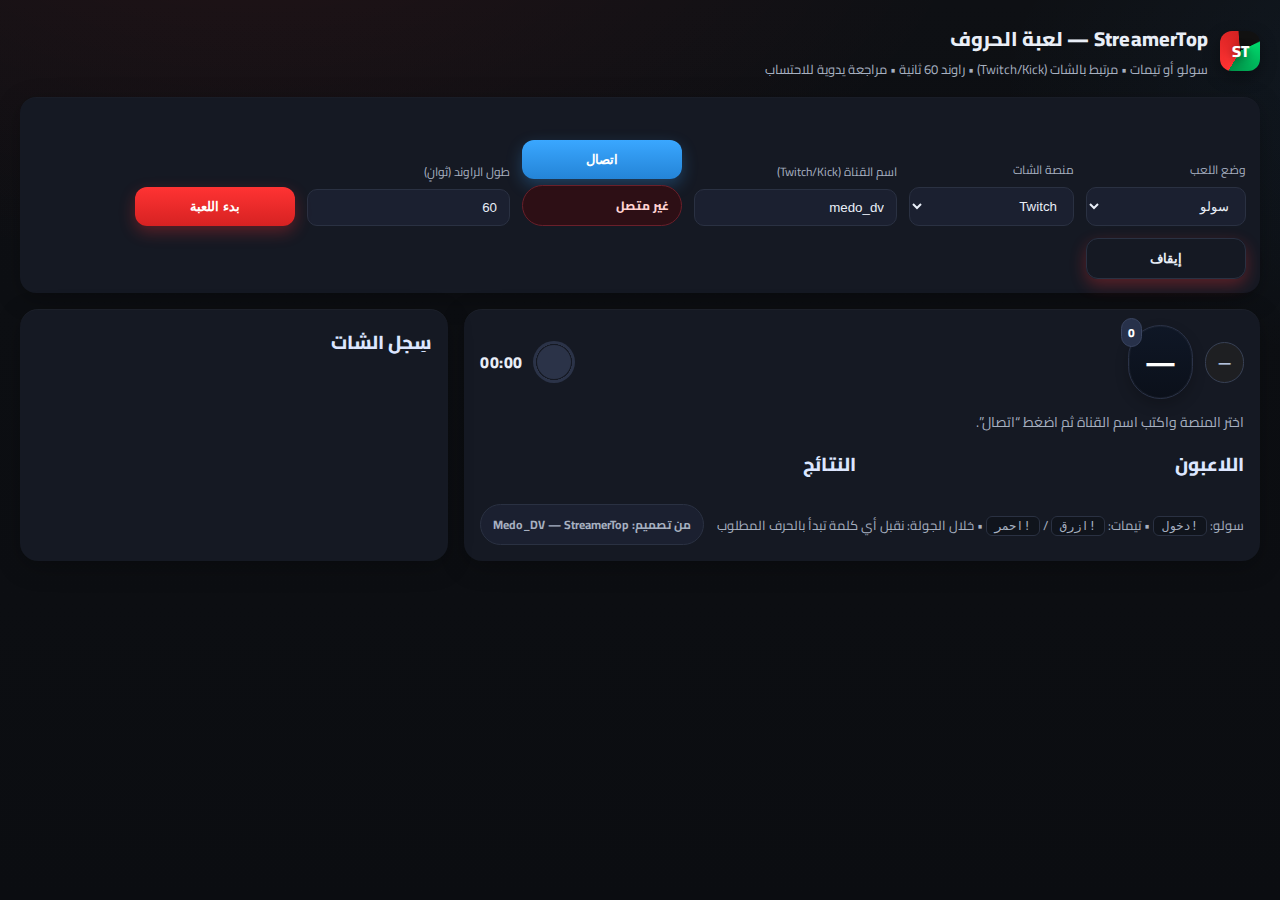
<file: huroof-game.html>
<!DOCTYPE html>
<html lang="ar" dir="rtl">
<head>
<meta charset="utf-8" />
<meta name="viewport" content="width=device-width, initial-scale=1" />
<title>StreamerTop — لعبة الحروف</title>
<link href="https://fonts.googleapis.com/css2?family=Cairo:wght@400;600;800&display=swap" rel="stylesheet">

<!-- مكتبات الشات -->
  <script src="tmi.min.js"></script>
<script src="kick_chat.js"></script>
  <script src="kick_chat.js"></script>

<style>
  :root{
    --bg:#0f1115; --panel:#151923; --panel-2:#1b2030; --text:#e9eef7; --muted:#a7b0c0;
    --primary:#ff3333; --accent:#00d86c; --blue:#3aa7ff; --red:#ff5964; --gold:#f8d35e;
    --success:#19c37d; --warning:#f7a94d;
  }
  *{box-sizing:border-box}
  body{
    margin:0; background: radial-gradient(1200px 600px at 20% -10%, rgba(255,51,51,.08), transparent 60%),
               radial-gradient(900px 500px at 120% 10%, rgba(58,167,255,.08), transparent 60%),
               linear-gradient(180deg, #0e1014, #0b0d11);
    color:var(--text); font-family:"Cairo", system-ui, -apple-system, Segoe UI, Roboto, Arial, "Noto Color Emoji", sans-serif;
    min-height:100svh; display:flex; flex-direction:column; gap:16px; padding:20px;
  }
  header{display:flex; gap:16px; align-items:center; justify-content:space-between; flex-wrap:wrap}
  .brand{display:flex; gap:12px; align-items:center}
  .logo{width:40px; height:40px; border-radius:12px; background:
    conic-gradient(from 210deg, var(--primary), #d62222 40%, #111 41%, #111 59%, #00d86c 60%, #008f47 100%);
    box-shadow:0 6px 16px rgba(0,0,0,.35); position:relative; overflow:hidden;}
  .logo::after{content:"ST"; position:absolute; inset:0; display:grid; place-items:center; font-weight:800; color:#fff; text-shadow:0 2px 8px rgba(0,0,0,.5)}
  h1{margin:0; font-size:20px; font-weight:800; letter-spacing:.2px}

  .controls{
    background:var(--panel); padding:14px; border-radius:16px; display:flex; gap:12px; flex-wrap:wrap; align-items:end;
    box-shadow:0 6px 24px rgba(0,0,0,.25), inset 0 1px 0 rgba(255,255,255,.02);
  }
  .ctrl{display:flex; flex-direction:column; gap:6px; min-width:160px}
  label{font-size:12px; color:var(--muted)}
  input, select{
    background:var(--panel-2); color:var(--text); border:1px solid #2a3142; border-radius:10px; padding:10px 12px;
    outline:none; transition:.2s border-color;
  }
  input:focus, select:focus{border-color:var(--primary)}
  .btn{
    appearance:none; border:none; border-radius:12px; padding:12px 16px; font-weight:800; cursor:pointer;
    background:linear-gradient(180deg, var(--primary), #d62222); color:#fff; box-shadow:0 6px 16px rgba(255,51,51,.3);
    transition:.15s transform,.2s filter;
  }
  .btn.secondary{background:linear-gradient(180deg, #3aa7ff, #2484d7); box-shadow:0 6px 16px rgba(58,167,255,.28)}
  .btn.ghost{background:transparent; border:1px solid #2a3142; color:var(--text)}
  .btn:active{transform:translateY(1px)}
  .status{
    font-size:12px; font-weight:800; padding:8px 12px; border-radius:999px; border:1px solid #2a3142; background:#0d1524;
  }
  .status.ok{color:#b6ffd8; border-color:#1f6a47; background:#0f2d24}
  .status.bad{color:#ffd2d2; border-color:#6a1f2a; background:#2d0f15}

  main{display:grid; grid-template-columns: 1.3fr .7fr; gap:16px}
  .card{
    background:var(--panel); border-radius:18px; padding:16px; box-shadow:0 6px 24px rgba(0,0,0,.25), inset 0 1px 0 rgba(255,255,255,.03);
  }
  .gamebar{display:flex; align-items:center; gap:12px; flex-wrap:wrap; margin-bottom:10px}
  .pill{
    border-radius:999px; padding:8px 12px; background:var(--panel-2); border:1px solid #2a3142; color:var(--muted); font-weight:700; font-size:12px;
  }
  .category{background:#222a; border-color:#384155; color:#cfe0ff}
  .letter{
    position:relative;
    background:linear-gradient(180deg,#0f1726,#0b101a); border-color:#2b3348; color:#fff; font-size:28px; padding:10px 16px;
    box-shadow: inset 0 0 0 1px rgba(255,255,255,.04), 0 6px 14px rgba(0,0,0,.2);
  }
  .letter::after{
    content: attr(data-count);
    position:absolute; top:-8px; inset-inline-end:-8px;
    font-size:12px; font-weight:800; padding:2px 6px; border-radius:999px;
    background:#27314a; border:1px solid #3a4561;
  }

  .timer{margin-inline-start:auto; display:flex; align-items:center; gap:10px;}
  .timer .ring{
    --p: 0turn;
    width:42px; height:42px; border-radius:999px;
    padding:4px;
    background:
      conic-gradient(#3aa7ff var(--p), #2b3348 0) content-box,
      radial-gradient(circle, transparent 60%, #2b3348 61%) border-box;
    box-sizing: border-box;
  }
  .timer .t{font-weight:800; letter-spacing:.5px}
  .round-status{margin:8px 0 12px; color:var(--muted); font-size:14px}
  .cols{display:grid; grid-template-columns:1fr 1fr; gap:12px}
  .panel-title{font-weight:800; margin:0 0 10px; color:#dce6ff}
  .list{display:flex; flex-direction:column; gap:8px; max-height:44vh; overflow:auto; padding-right:4px}
  .row{display:flex; align-items:center; justify-content:space-between; background:var(--panel-2); border:1px solid #2a3142; border-radius:12px; padding:10px 12px}
  .row .name{font-weight:700}
  .row .score{font-weight:900; color:#fff; background:#27314a; padding:4px 10px; border-radius:999px; border:1px solid #3a4561}
  .teams{display:grid; grid-template-columns:1fr 1fr; gap:12px}
  .team-box{border-radius:14px; padding:12px; border:1px solid #2a3142}
  .team-blue{background:linear-gradient(180deg, rgba(58,167,255,.15), rgba(17,22,33,.6));}
  .team-red{background:linear-gradient(180deg, rgba(255,89,100,.15), rgba(17,22,33,.6));}
  .team-hdr{display:flex; align-items:center; justify-content:space-between; margin-bottom:10px}
  .team-hdr h3{margin:0; font-weight:900}
  .score-badge{background:#0d1524; padding:6px 10px; border-radius:999px; border:1px solid #2a3142; font-weight:900}
  .muted{color:var(--muted); font-size:13px}
  .inline-kbd{background:#00000033; border:1px solid #2a3142; padding:2px 8px; border-radius:6px; font-family:ui-monospace, SFMono-Regular, Menlo, monospace; font-size:12px}
  .footer{display:flex; flex-wrap:wrap; gap:8px; align-items:center; justify-content:space-between}
  .chip{font-size:12px}
  .manual{display:flex; gap:8px; margin-top:10px}
  .manual input{flex:1}

  .review{
    margin-top:14px; padding:12px; border-radius:14px; border:1px solid #384155; background:#121826;
    display:none; flex-direction:column; gap:12px;
  }
  .review h4{margin:0; font-weight:900; color:#f2f6ff}
  .review-list{display:flex; flex-direction:column; gap:8px; max-height:36vh; overflow:auto}
  .review-row{display:grid; grid-template-columns:auto 1fr auto; gap:10px; align-items:center; background:#0f1524; border:1px solid #2b3348; padding:8px 10px; border-radius:10px}
  .badge{background:#0d1524; border:1px solid #2a3142; padding:3px 8px; border-radius:999px; font-weight:800; font-size:12px}
  .players{color:#a8b4ca; font-size:12px}
  .review-actions{display:flex; gap:10px; flex-wrap:wrap}
</style>
</head>
<body>
  <header>
    <div class="brand">
      <div class="logo" aria-hidden="true"></div>
      <div>
        <h1>StreamerTop — لعبة الحروف</h1>
        <div class="muted">سولو أو تيمات • مرتبط بالشات (Twitch/Kick) • راوند 60 ثانية • مراجعة يدوية للاحتساب</div>
      </div>
    </div>

    <div class="controls" id="controls">
      <div class="ctrl">
        <label>وضع اللعب</label>
        <select id="mode">
          <option value="solo">سولو</option>
          <option value="teams">تيمات</option>
        </select>
      </div>

      <div class="ctrl">
        <label>منصة الشات</label>
        <select id="platform">
          <option value="twitch">Twitch</option>
          <option value="kick">Kick</option>
          <option value="offline">Manual (بدون اتصال)</option>
        </select>
      </div>

      <div class="ctrl">
        <label>اسم القناة (Twitch/Kick)</label>
        <input id="channel" placeholder="اكتب اسم القناة بدون @" />
      </div>

      <div class="ctrl">
        <label>&nbsp;</label>
        <button class="btn secondary" id="connectBtn">اتصال</button>
        <div id="connStatus" class="status bad">غير متصل</div>
      </div>

      <div class="ctrl">
        <label>طول الراوند (ثوانٍ)</label>
        <input id="roundSeconds" type="number" min="10" value="60" />
      </div>

      <div class="ctrl">
        <button class="btn" id="startBtn">بدء اللعبة</button>
      </div>

      <div class="ctrl">
        <button class="btn ghost" id="stopBtn">إيقاف</button>
      </div>
    </div>
  </header>

  <main>
    <section class="card">
      <div class="gamebar">
        <div class="pill category" id="categoryPill">—</div>
        <div class="pill letter" id="letterPill" data-count="0">—</div>
        <div class="timer">
          <div class="ring" id="ring"></div>
          <div class="t" id="timeLeft">00:00</div>
        </div>
      </div>
      <div class="round-status" id="roundStatus">اختر المنصة واكتب اسم القناة ثم اضغط “اتصال”.</div>

      <div class="cols">
        <div>
          <h3 class="panel-title">اللاعبون</h3>
          <div class="list" id="playersList"></div>

          <div class="manual" id="manualBox" style="display:none">
            <input id="manualUser" placeholder="اسم اللاعب" />
            <input id="manualMsg" placeholder="رسالة الشات (مثلاً: بطيخ / !دخول / !ازرق)" />
            <button class="btn secondary" id="manualSend">إرسال</button>
          </div>
        </div>

        <div>
          <h3 class="panel-title">النتائج</h3>
          <div id="scoresBox">
            <div id="soloScores" class="list"></div>

            <div id="teamsScores" class="teams" style="display:none">
              <div class="team-box team-blue">
                <div class="team-hdr">
                  <h3>فريق الأزرق</h3>
                  <div class="score-badge" id="blueScore">0</div>
                </div>
                <div class="muted">الانضمام: <span class="inline-kbd">!ازرق</span></div>
                <div class="list" id="blueMembers"></div>
              </div>
              <div class="team-box team-red">
                <div class="team-hdr">
                  <h3>فريق الأحمر</h3>
                  <div class="score-badge" id="redScore">0</div>
                </div>
                <div class="muted">الانضمام: <span class="inline-kbd">!احمر</span></div>
                <div class="list" id="redMembers"></div>
              </div>
            </div>
          </div>
        </div>
      </div>

      <div class="review" id="reviewPanel">
        <h4>مراجعة الكلمات — اختر الصحيح ثم اضغط “احتساب”</h4>
        <div class="review-list" id="reviewList"></div>
        <div class="review-actions">
          <button class="btn" id="scoreBtn">احتساب ✅</button>
          <button class="btn ghost" id="nextRoundBtn" disabled>التالي ⏭️</button>
        </div>
        <div class="muted">ملاحظة: تُمنح نقطة لكل كلمة معتمَدة يكتبها اللاعب (يمكن احتساب عدة كلمات لنفس اللاعب).</div>
      </div>

      <div style="margin-top:12px" class="footer">
        <div class="muted">سولو: <span class="inline-kbd">!دخول</span> • تيمات: <span class="inline-kbd">!ازرق</span> / <span class="inline-kbd">!احمر</span> • خلال الجولة: نقبل أي كلمة تبدأ بالحرف المطلوب</div>
        <div class="chip pill">من تصميم: Medo_DV — StreamerTop</div>
      </div>
    </section>

    <aside class="card">
      <h3 class="panel-title">سِجل الشات</h3>
      <div class="list" id="chatLog" style="max-height:64vh"></div>
    </aside>
  </main>

  <script>
  const CATEGORIES = ["اسم", "حيوان", "نبات", "جماد", "مدينة"];
  const LETTERS = ["ا","ب","ت","ث","ج","ح","خ","د","ذ","ر","ز","س","ش","ص","ض","ط","ظ","ع","غ","ف","ق","ك","ل","م","ن","ه","و","ي"];

  const UI = {
    mode: document.getElementById('mode'),
    platform: document.getElementById('platform'),
    channel: document.getElementById('channel'),
    roundSeconds: document.getElementById('roundSeconds'),
    startBtn: document.getElementById('startBtn'),
    stopBtn: document.getElementById('stopBtn'),
    connectBtn: document.getElementById('connectBtn'),
    connStatus: document.getElementById('connStatus'),
    categoryPill: document.getElementById('categoryPill'),
    letterPill: document.getElementById('letterPill'),
    timeLeft: document.getElementById('timeLeft'),
    ring: document.getElementById('ring'),
    roundStatus: document.getElementById('roundStatus'),
    playersList: document.getElementById('playersList'),
    soloScores: document.getElementById('soloScores'),
    teamsScores: document.getElementById('teamsScores'),
    blueScore: document.getElementById('blueScore'),
    redScore: document.getElementById('redScore'),
    blueMembers: document.getElementById('blueMembers'),
    redMembers: document.getElementById('redMembers'),
    chatLog: document.getElementById('chatLog'),
    manualBox: document.getElementById('manualBox'),
    manualUser: document.getElementById('manualUser'),
    manualMsg: document.getElementById('manualMsg'),
    manualSend: document.getElementById('manualSend'),
    reviewPanel: document.getElementById('reviewPanel'),
    reviewList: document.getElementById('reviewList'),
    scoreBtn: document.getElementById('scoreBtn'),
    nextRoundBtn: document.getElementById('nextRoundBtn')
  };

  const state = {
    running: false,
    phase: "idle",
    currentCategory: null,
    currentLetter: null,
    roundEndsAt: 0,
    timerHandle: null,

    soloPlayers: new Map(), // name -> {score}
    teamBlue: new Map(),
    teamRed: new Map(),
    teamScores: {blue:0, red:0},

    submissionsByWord: new Map(),   // word -> Set(playerName)
    submissionsByPlayer: new Map(), // player -> Set(word)

    twitchClient: null,
    kickClient: null,
    disconnectFn: null,
    isConnected: false,
    connectedPlatform: null
  };

  const normalizeArabic = (s="") => s
    .replace(/[إأآا]/g,"ا").replace(/ى/g,"ي").replace(/ؤ/g,"و").replace(/ئ/g,"ي").replace(/ة/g,"ه")
    .replace(/[^\u0600-\u06FF\s]/g,"").trim();

  const startsWithLetter = (word, letter) => {
    const w = normalizeArabic(word); const l = normalizeArabic(letter);
    return w && l && w[0] === l[0];
  };
  const rand = arr => arr[Math.floor(Math.random()*arr.length)];
  const fmtTime = (ms) => {
    ms = Math.max(0, ms); const s = Math.ceil(ms/1000);
    const mm = String(Math.floor(s/60)).padStart(2,"0");
    const ss = String(s % 60).padStart(2,"0");
    return `${mm}:${ss}`;
  };
  const setConnStatus = (ok, platformName=null) => {
    state.isConnected = !!ok; state.connectedPlatform = ok ? platformName : null;
    UI.connStatus.textContent = ok ? `متصل بـ ${platformName}` : `غير متصل`;
    UI.connStatus.className = `status ${ok ? 'ok' : 'bad'}`;
    if(ok) UI.roundStatus.textContent = `تم الاتصال بـ ${platformName}. يمكنك الآن بدء اللعبة.`;
    else UI.roundStatus.textContent = `اختر المنصة واكتب اسم القناة ثم اضغط “اتصال”.`;
    UI.manualBox.style.display = (UI.platform.value==='offline') ? 'flex' : 'none';
  };

  // طباعة آمنة لسجل الشات
  const logChat = (user, msg, badge=null) => {
    const row = document.createElement('div'); row.className = 'row';

    const left = document.createElement('div');
    const nameSpan = document.createElement('span');
    nameSpan.className = 'name';
    nameSpan.textContent = `@${user}`;
    const dash = document.createTextNode(' — ');
    const msgSpan = document.createElement('span');
    msgSpan.textContent = msg;

    left.append(nameSpan, dash, msgSpan);

    const right = document.createElement('div');
    if(badge==='ok'){
      right.innerHTML = `<span class="score" style="background:#144a2f;border-color:#1c6a46">سُجلت</span>`;
    } else if(badge==='dup'){
      right.innerHTML = `<span class="score" style="background:#4a1420;border-color:#6a1c2c">مكررة</span>`;
    }

    row.append(left, right);
    UI.chatLog.prepend(row);

    while(UI.chatLog.children.length > 200){ UI.chatLog.lastChild?.remove(); }
  };

  const renderPlayers = () => {
    UI.playersList.innerHTML = "";

    const makePlayerRow = (name, score=null) => {
      const row = document.createElement('div'); row.className='row';
      const nameDiv = document.createElement('div'); nameDiv.className = 'name'; nameDiv.textContent = name;
      row.appendChild(nameDiv);
      if(score !== null){
        const scoreDiv = document.createElement('div'); scoreDiv.className = 'score'; scoreDiv.textContent = String(score ?? 0);
        row.appendChild(scoreDiv);
      }
      return row;
    };

    if(UI.mode.value === 'solo'){
      for(const [name, p] of state.soloPlayers){
        UI.playersList.appendChild(makePlayerRow(name, p.score ?? 0));
      }
      UI.teamsScores.style.display = "none";
      UI.soloScores.style.display = "flex";
      UI.soloScores.innerHTML = "";
      for(const [name, p] of [...state.soloPlayers].sort((a,b)=> (b[1].score||0)-(a[1].score||0))){
        UI.soloScores.appendChild(makePlayerRow(name, p.score ?? 0));
      }
    } else {
      UI.soloScores.style.display = "none";
      UI.teamsScores.style.display = "grid";

      UI.blueMembers.innerHTML = "";
      for(const [name] of state.teamBlue){
        UI.blueMembers.appendChild(makePlayerRow(name));
      }
      UI.redMembers.innerHTML = "";
      for(const [name] of state.teamRed){
        UI.redMembers.appendChild(makePlayerRow(name));
      }

      UI.blueScore.textContent = state.teamScores.blue;
      UI.redScore.textContent = state.teamScores.red;
    }
  };

  const ensurePlayer = (name) => {
    if(UI.mode.value === 'solo'){
      return state.soloPlayers.has(name);
    }else{
      return state.teamBlue.has(name) || state.teamRed.has(name);
    }
  };

  const joinSolo = (name) => {
    if(!state.soloPlayers.has(name)){
      state.soloPlayers.set(name, {score:0});
      renderPlayers();
    }
  };
  const joinTeam = (name, team) => {
    state.teamBlue.delete(name);
    state.teamRed.delete(name);
    if(team==='blue') state.teamBlue.set(name, {});
    if(team==='red') state.teamRed.set(name, {});
    renderPlayers();
  };

  const awardPoint = (name) => {
    if(UI.mode.value === 'solo'){
      const p = state.soloPlayers.get(name);
      if(!p) return;
      p.score = (p.score||0) + 1;
    } else {
      if(state.teamBlue.has(name)){ state.teamScores.blue += 1; }
      else if(state.teamRed.has(name)){ state.teamScores.red += 1; }
      else return;
    }
  };

  const clearSubmissions = () => {
    state.submissionsByWord.clear();
    state.submissionsByPlayer.clear();
    UI.letterPill.setAttribute('data-count', '0');
  };

  const toReviewMode = () => {
    state.phase = "review";
    UI.roundStatus.textContent = "انتهى الوقت — راجع الكلمات أدناه ثم اضغط احتساب.";
    UI.reviewPanel.style.display = "flex";
    UI.scoreBtn.disabled = false;
    UI.nextRoundBtn.disabled = true;

    UI.reviewList.innerHTML = "";
    const entries = [...state.submissionsByWord.entries()]
      .sort((a,b)=> a[0].localeCompare(b[0], 'ar'));

    if(entries.length === 0){
      const empty = document.createElement('div');
      empty.className = 'muted';
      empty.textContent = "لا توجد كلمات مسجّلة لهذا الراوند.";
      UI.reviewList.appendChild(empty);
      return;
    }

    for(const [word, playersSet] of entries){
      const row = document.createElement('div'); row.className = 'review-row';

      const checkbox = document.createElement('input'); checkbox.type = 'checkbox';
      checkbox.dataset.word = word;

      const label = document.createElement('div');
      const strong = document.createElement('strong'); strong.textContent = word;
      const playersDiv = document.createElement('div'); playersDiv.className = 'players';
      playersDiv.textContent = `اللاعبون: ${[...playersSet].join(", ")}`;
      label.append(strong, playersDiv);

      const count = document.createElement('div');
      count.className = 'badge';
      count.textContent = `${playersSet.size} لاعب`;

      row.append(checkbox, label, count);
      UI.reviewList.appendChild(row);
    }
  };

  const startRound = () => {
    state.phase = "play";
    state.currentCategory = rand(CATEGORIES);
    state.currentLetter = rand(LETTERS);
    clearSubmissions();

    UI.categoryPill.textContent = state.currentCategory;
    UI.letterPill.textContent = state.currentLetter;
    UI.roundStatus.textContent = "أرسلوا كلماتكم في الشات… (الاحتساب بعد انتهاء الوقت)";

    UI.reviewPanel.style.display = "none";
    UI.scoreBtn.disabled = true;
    UI.nextRoundBtn.disabled = true;

    const dur = Math.max(10, Number(UI.roundSeconds.value||60)) * 1000;
    state.roundEndsAt = Date.now() + dur;
    if(state.timerHandle) cancelAnimationFrame(state.timerHandle);
    const tick = () => {
      const left = state.roundEndsAt - Date.now();
      UI.timeLeft.textContent = fmtTime(left);

      const progress = 1 - Math.max(0, Math.min(1, left/dur));
      UI.ring.style.setProperty('--p', `${progress}turn`);

      if(left > 0 && state.running){
        state.timerHandle = requestAnimationFrame(tick);
      } else {
        UI.timeLeft.textContent = "00:00";
        toReviewMode();
      }
    };
    tick();
  };

  function onChatMessage(user, text){
    const msg = text.trim();

    if(UI.mode.value==='solo'){
      if(/^!دخول$/i.test(msg)){ joinSolo(user); logChat(user, msg); return; }
    } else {
      if(/^!ازرق$/i.test(msg)){ joinTeam(user,'blue'); logChat(user, msg); return; }
      if(/^!احمر$/i.test(msg)){ joinTeam(user,'red'); logChat(user, msg); return; }
    }

    if(!state.running || state.phase !== "play" || !state.currentLetter) {
      logChat(user, msg, null);
      return;
    }

    if(UI.mode.value==='solo' && !ensurePlayer(user)) return;
    if(UI.mode.value==='teams' && !(state.teamBlue.has(user)||state.teamRed.has(user))) return;

    const word = msg.split(/\s+/)[0];
    if(!startsWithLetter(word, state.currentLetter)) {
      logChat(user, msg, null);
      return;
    }

    const keyWord = normalizeArabic(word);

    // 🔒 NEW: منع تكرار نفس الكلمة على مستوى الجولة — أول لاعب فقط يُسجَّل
    if (state.submissionsByWord.has(keyWord)) {
      logChat(user, word, 'dup'); // "مكررة"
      return;
    }

    if(!state.submissionsByPlayer.has(user)) state.submissionsByPlayer.set(user, new Set());
    const userSet = state.submissionsByPlayer.get(user);
    if(userSet.has(keyWord)){
      logChat(user, word, 'dup'); // نفس اللاعب كتب نفس الكلمة سابقًا
      return;
    }
    userSet.add(keyWord);

    if(!state.submissionsByWord.has(keyWord)) state.submissionsByWord.set(keyWord, new Set());
    state.submissionsByWord.get(keyWord).add(user);

    UI.letterPill.setAttribute('data-count', String(state.submissionsByWord.size));

    logChat(user, word, 'ok'); // تظهر "سُجلت"
  }
  window.onChatMessage = onChatMessage;

  function connectTwitch(channel){
    if(state.twitchClient){ try{ state.twitchClient.disconnect(); }catch(e){} state.twitchClient = null; }
    const ch = channel.startsWith('#') ? channel : '#'+channel;
    const client = new tmi.Client({ connection: { secure: true, reconnect: true }, channels: [ch] });
    client.connect().catch(console.error);
    client.on('message', (chName, tags, message, self)=>{
      if(self) return;
      const user = (tags['display-name'] || tags.username || "").toString();
      onChatMessage(user, message);
    });
    state.twitchClient = client;
    state.disconnectFn = () => { try{ client.disconnect(); }catch(e){} };
    setConnStatus(true, "Twitch");
  }

  function connectKick(channel){
  // تنظيف الاسم: شيل @ ومسافات وحوّل لحروف صغيرة
  const slug = (channel || "").trim().replace(/^@/,"").toLowerCase();

  // فحص: هل ملف kick_chat.js موجود ويعرّف KickChat؟
  if (typeof window.KickChat === "undefined" || typeof window.KickChat.connect !== "function"){
    setConnStatus(false, null);
    UI.roundStatus.textContent = "⚠️ ملف kick_chat.js غير موجود أو فيه خطأ. نزّل الملف المرفق أدناه وضعه بجانب الصفحة.";
    alert("ملف kick_chat.js مفقود/خاطئ. رجاءً ضع kick_chat.js الصحيح بجانب الصفحة.");
    return;
  }

  // إقفال أي اتصال سابق
  if(state.kickClient){ try{ state.kickClient.disconnect(); }catch(e){} state.kickClient = null; }

  // جرّب الاتصال
  try{
    // نأخر إعلان النجاح لين يفتح السوكيت فعلاً
    UI.roundStatus.textContent = "جارِ الاتصال بـ Kick…";
    const conn = KickChat.connect(slug, (payload)=>{
      const user = payload.username || payload.name || "user";
      const text = payload.text || payload.message || "";
      if(text) onChatMessage(user, text);
    }, {
      onOpen: () => {
        setConnStatus(true, "Kick");
      },
      onError: (err) => {
        console.error("Kick connect error:", err);
        setConnStatus(false, null);
        UI.roundStatus.textContent = "تعذّر الاتصال بـ Kick. تأكد من اسم القناة أو جرّب لاحقًا.";
      },
      onClose: () => {
        setConnStatus(false, null);
        UI.roundStatus.textContent = "انقطع اتصال Kick.";
      }
    });

    state.kickClient = conn;
    state.disconnectFn = () => { try{ conn.disconnect(); }catch(e){} };

  }catch(err){
    console.error(err);
    setConnStatus(false, null);
    UI.roundStatus.textContent = "تعذّر الاتصال بـ Kick (استثناء غير متوقع).";
  }
}


  const startGame = () => {
    const platform = UI.platform.value;
    if(platform!=='offline' && !state.isConnected){
      alert("اتصل أولًا بالمنصة عبر زر 'اتصال'. أو اختر Manual.");
      return;
    }
    state.running = true;

    // لا نحذف اللاعبين — نصفر النقاط فقط
    if (UI.mode.value === 'solo') {
      for (const [name, p] of state.soloPlayers) {
        p.score = 0;
      }
    } else {
      state.teamScores.blue = 0;
      state.teamScores.red  = 0;
    }
    renderPlayers();

    if(UI.mode.value==='solo'){
      UI.teamsScores.style.display = "none";
      UI.soloScores.style.display = "flex";
    } else {
      UI.soloScores.style.display = "none";
      UI.teamsScores.style.display = "grid";
    }

    UI.manualBox.style.display = (platform==='offline') ? 'flex' : 'none';

    startRound();
  };

  const stopGame = () => {
    state.running = false;
    state.phase = "idle";
    if(state.timerHandle) cancelAnimationFrame(state.timerHandle);
    UI.timeLeft.textContent = "00:00";
    UI.roundStatus.textContent = "اللعبة متوقفة.";
    UI.reviewPanel.style.display = "none";
    if(state.disconnectFn){ try{ state.disconnectFn(); }catch(e){} state.disconnectFn=null; }
    setConnStatus(false, null);
  };

  // احتساب: نقطة لكل كلمة معتمَدة ولكل لاعب كتبها
  UI.scoreBtn.addEventListener('click', ()=>{
    if(state.phase !== "review") return;

    const checks = [...UI.reviewList.querySelectorAll('input[type="checkbox"]')];
    const approved = checks.filter(c=>c.checked).map(c=>c.dataset.word);

    for (const w of approved){
      const players = state.submissionsByWord.get(w);
      if (!players) continue;
      for (const name of players){
        if (ensurePlayer(name)) {
          awardPoint(name);
        }
      }
    }

    renderPlayers();
    UI.scoreBtn.disabled = true;
    UI.nextRoundBtn.disabled = false;
    UI.roundStatus.textContent = "تم الاحتساب — اضغط “التالي” لبدء الجولة التالية.";
  });

  UI.nextRoundBtn.addEventListener('click', ()=>{
    if(!state.running) return;
    startRound();
  });

  UI.connectBtn.addEventListener('click', ()=>{
    const platform = UI.platform.value;
    const channel = (UI.channel.value||"").trim();
    if(state.disconnectFn){ try{ state.disconnectFn(); }catch(e){} state.disconnectFn=null; }
    setConnStatus(false, null);

    if(platform==='twitch'){
      if(!channel){ alert("اكتب اسم قناة Twitch"); return; }
      connectTwitch(channel);
    } else if(platform==='kick'){
      if(!channel){ alert("اكتب اسم قناة Kick"); return; }
      connectKick(channel);
    } else {
      setConnStatus(true, "Manual");
      UI.roundStatus.textContent = "وضع Manual: استخدم المدخل بالأسفل لمحاكاة رسائل الشات.";
      UI.manualBox.style.display = 'flex';
    }
  });

  UI.startBtn.addEventListener('click', startGame);
  UI.stopBtn.addEventListener('click', stopGame);
  UI.platform.addEventListener('change', ()=>{
    UI.manualBox.style.display = (UI.platform.value==='offline') ? 'flex' : 'none';
    if(state.disconnectFn){ try{ state.disconnectFn(); }catch(e){} state.disconnectFn=null; }
    setConnStatus(false, null);
  });
  UI.mode.addEventListener('change', renderPlayers);

  UI.manualSend.addEventListener('click', ()=>{
    const u = UI.manualUser.value.trim() || "Guest";
    const m = UI.manualMsg.value.trim();
    if(!m) return;
    onChatMessage(u, m);
    UI.manualMsg.value = "";
    UI.manualMsg.focus();
  });
  UI.manualMsg.addEventListener('keydown', (e)=>{ if(e.key==='Enter'){ UI.manualSend.click(); }});
  UI.manualUser.addEventListener('keydown', (e)=>{ if(e.key==='Enter'){ UI.manualMsg.focus(); }});

  UI.channel.value = "medo_dv";
  </script>
</body>
</html>
</file>
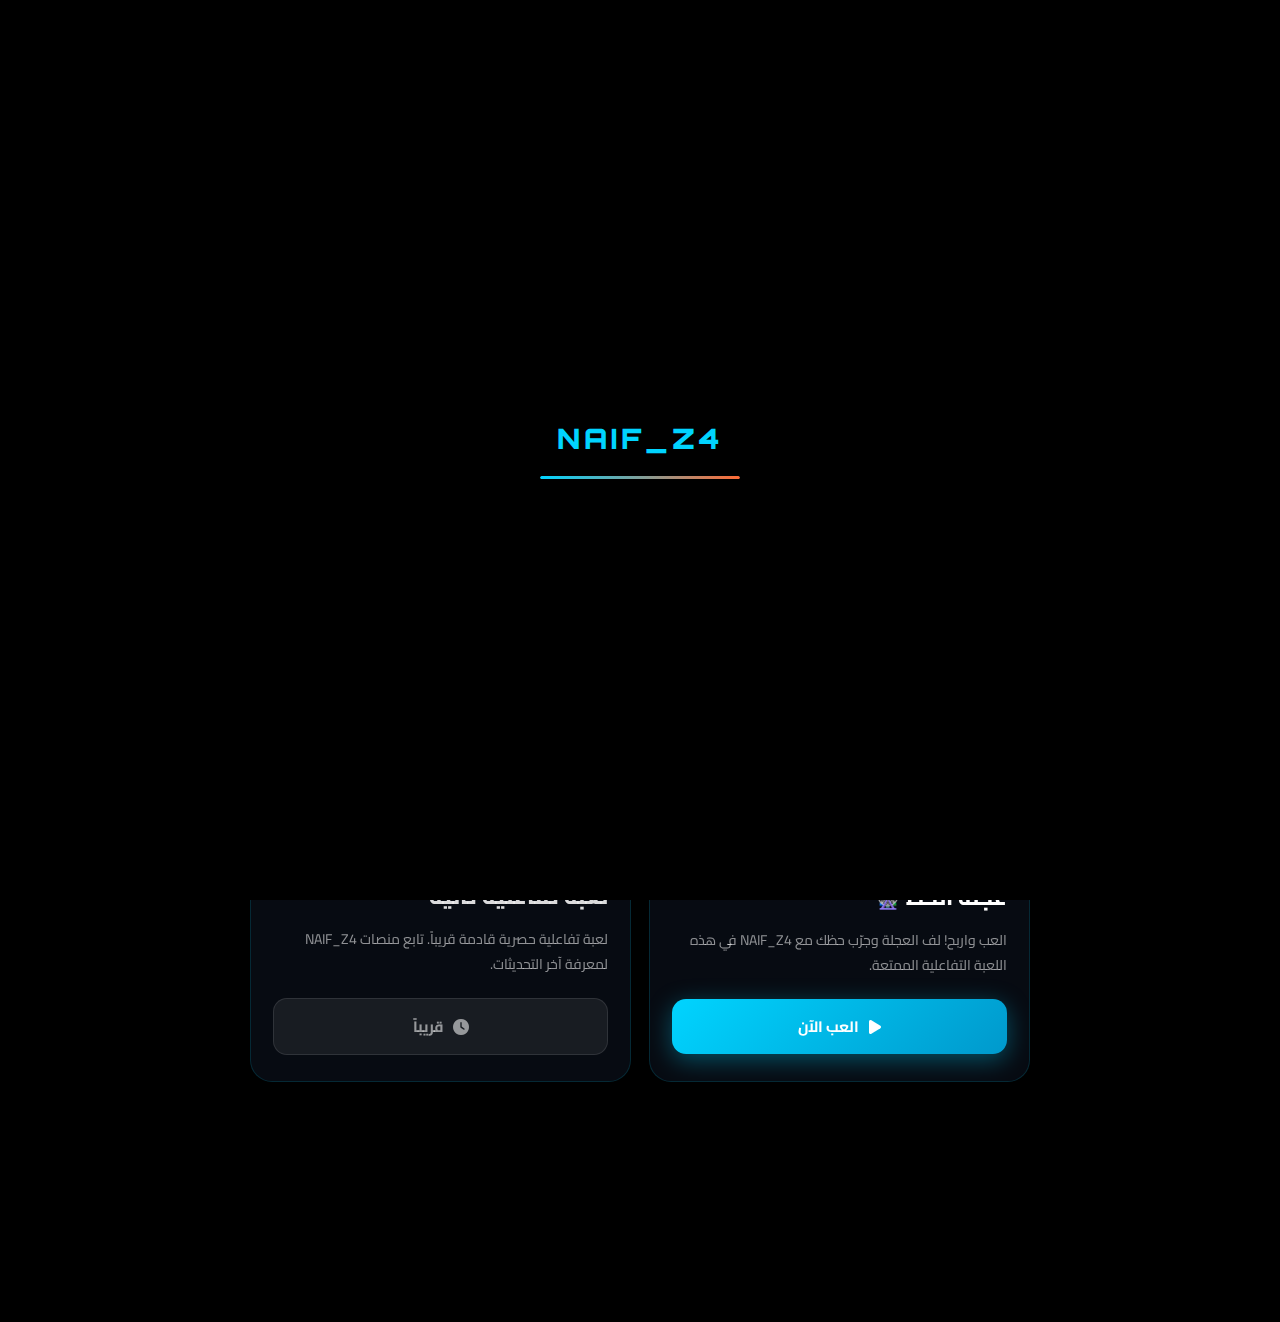
<file: naif.html>
<!DOCTYPE html>
<html lang="ar" dir="rtl">
<head>
  <meta charset="UTF-8" />
  <meta name="viewport" content="width=device-width, initial-scale=1" />
  <meta name="description" content="صفحة NAIF_Z4 الرسمية - بث مباشر وألعاب ومحتوى تفاعلي" />
  <title>NAIF_Z4 - الصفحة الرسمية</title>
  <link rel="preconnect" href="https://fonts.googleapis.com" />
  <link rel="preconnect" href="https://fonts.gstatic.com" crossorigin />
  <link href="https://fonts.googleapis.com/css2?family=Cairo:wght@300;400;600;700;800;900&family=Orbitron:wght@700;900&display=swap" rel="stylesheet" />
  <link rel="stylesheet" href="https://cdnjs.cloudflare.com/ajax/libs/font-awesome/6.4.0/css/all.min.css" />
  <style>
    :root {
      --primary: #00d4ff;
      --primary-dark: #0099cc;
      --primary-glow: rgba(0, 212, 255, 0.4);
      --accent: #ff6b35;
      --accent-glow: rgba(255, 107, 53, 0.4);
      --gold: #ffd700;
      --gold-glow: rgba(255, 215, 0, 0.4);
      --text: #ffffff;
      --text-secondary: rgba(255, 255, 255, 0.85);
      --text-muted: rgba(255, 255, 255, 0.55);
      --bg-card: rgba(8, 12, 20, 0.88);
      --bg-card-hover: rgba(12, 18, 30, 0.95);
      --border: rgba(0, 212, 255, 0.15);
      --border-hover: rgba(0, 212, 255, 0.5);
      --shadow-blue: 0 0 30px rgba(0, 212, 255, 0.15);
      --twitch-color: #9146ff;
      --youtube-color: #ff0000;
      --tiktok-color: #ffffff;
      --instagram-color: #e4405f;
      --transition: all 0.35s cubic-bezier(0.25, 0.8, 0.25, 1);
    }

    * { box-sizing: border-box; margin: 0; padding: 0; }
    html, body { height: 100%; scroll-behavior: smooth; }

    body {
      font-family: 'Cairo', sans-serif;
      color: var(--text);
      background: #000 url('https://i.postimg.cc/FFfz2p8k/altqbyslqat.jpg') center/cover no-repeat fixed;
      overflow-x: hidden;
    }

    /* ===== LOADER ===== */
    .page-loader {
      position: fixed; inset: 0;
      background: #000;
      display: flex; flex-direction: column;
      justify-content: center; align-items: center; gap: 20px;
      z-index: 9999;
      transition: opacity 0.6s ease, visibility 0.6s ease;
    }
    .page-loader.hidden { opacity: 0; visibility: hidden; }
    .loader-logo {
      font-family: 'Orbitron', sans-serif;
      font-size: 28px; font-weight: 900;
      color: var(--primary);
      letter-spacing: 4px;
      animation: pulse-glow 1.5s ease-in-out infinite;
    }
    .loader-bar {
      width: 200px; height: 3px;
      background: rgba(255,255,255,0.1);
      border-radius: 3px; overflow: hidden;
    }
    .loader-bar-fill {
      height: 100%;
      background: linear-gradient(90deg, var(--primary), var(--accent));
      border-radius: 3px;
      animation: loading 1.2s ease-in-out infinite;
    }
    @keyframes loading {
      0% { width: 0%; margin-right: 100%; }
      50% { width: 60%; }
      100% { width: 0%; margin-right: 0%; margin-left: 100%; }
    }
    @keyframes pulse-glow {
      0%, 100% { text-shadow: 0 0 10px var(--primary-glow); }
      50% { text-shadow: 0 0 30px var(--primary), 0 0 60px var(--primary-glow); }
    }

    /* ===== OVERLAY & PARTICLES ===== */
    .overlay {
      position: fixed; inset: 0;
      background: linear-gradient(160deg, rgba(0,0,0,0.82) 0%, rgba(0,5,20,0.88) 100%);
      z-index: 0;
    }
    /* Moving grid lines */
    .grid-overlay {
      position: fixed; inset: 0; z-index: 0; pointer-events: none;
      background-image:
        linear-gradient(rgba(0, 212, 255, 0.03) 1px, transparent 1px),
        linear-gradient(90deg, rgba(0, 212, 255, 0.03) 1px, transparent 1px);
      background-size: 60px 60px;
      animation: grid-move 20s linear infinite;
    }
    @keyframes grid-move {
      0% { background-position: 0 0; }
      100% { background-position: 60px 60px; }
    }

    /* ===== WRAP ===== */
    .wrap {
      position: relative; z-index: 1;
      min-height: 100%;
      display: flex; flex-direction: column; align-items: center;
      padding: 40px 16px 60px;
      animation: fadeIn 0.9s ease-out;
    }
    @keyframes fadeIn {
      from { opacity: 0; transform: translateY(20px); }
      to { opacity: 1; transform: translateY(0); }
    }

    .panel {
      width: min(780px, 94vw);
      text-align: center;
    }

    /* ===== HERO HEADER ===== */
    .hero {
      margin-bottom: 40px;
      position: relative;
    }
    .hero-badge {
      display: inline-flex; align-items: center; gap: 8px;
      background: rgba(0, 212, 255, 0.08);
      border: 1px solid rgba(0, 212, 255, 0.25);
      border-radius: 50px; padding: 6px 18px;
      font-size: 12px; font-weight: 600; color: var(--primary);
      letter-spacing: 2px; text-transform: uppercase;
      margin-bottom: 20px;
      animation: badge-pulse 3s ease-in-out infinite;
    }
    .hero-badge .dot {
      width: 7px; height: 7px; border-radius: 50%;
      background: var(--primary);
      animation: blink 1.5s ease-in-out infinite;
    }
    @keyframes blink { 0%, 100% { opacity: 1; } 50% { opacity: 0.3; } }
    @keyframes badge-pulse {
      0%, 100% { box-shadow: 0 0 0 0 rgba(0, 212, 255, 0.1); }
      50% { box-shadow: 0 0 20px 5px rgba(0, 212, 255, 0.1); }
    }

    .logo {
      font-family: 'Orbitron', sans-serif;
      font-size: clamp(38px, 8vw, 70px);
      font-weight: 900;
      color: #fff;
      letter-spacing: 4px;
      line-height: 1;
      margin-bottom: 10px;
      position: relative;
    }
    .logo span { color: var(--primary); }
    .logo-glow {
      position: absolute; inset: 0;
      background: var(--primary);
      filter: blur(40px);
      opacity: 0.12;
      pointer-events: none;
    }
    .hero-subtitle {
      color: var(--text-muted);
      font-size: clamp(14px, 2.2vw, 17px);
      letter-spacing: 0.5px;
      margin-top: 8px;
    }

    /* ===== SECTION TITLE ===== */
    .section-header {
      display: flex; align-items: center; gap: 14px;
      margin-bottom: 20px; text-align: right;
    }
    .section-header .line {
      flex: 1; height: 1px;
      background: linear-gradient(to left, transparent, var(--border));
    }
    .section-header .line.right {
      background: linear-gradient(to right, transparent, var(--border));
    }
    .section-title {
      font-size: 16px; font-weight: 700; color: var(--primary);
      letter-spacing: 1px; white-space: nowrap;
    }

    /* ===== SOCIAL SECTION ===== */
    .social-section {
      margin-bottom: 36px;
      background: var(--bg-card);
      border: 1px solid var(--border);
      border-radius: 22px;
      padding: 28px 24px;
      backdrop-filter: blur(14px);
      box-shadow: var(--shadow-blue);
      transition: var(--transition);
    }
    .social-section:hover {
      border-color: var(--border-hover);
      box-shadow: 0 0 40px rgba(0, 212, 255, 0.2);
    }

    .social-grid {
      display: grid;
      grid-template-columns: repeat(4, 1fr);
      gap: 12px;
    }

    .social-card {
      background: rgba(255,255,255,0.04);
      border: 1px solid rgba(255,255,255,0.07);
      border-radius: 16px; padding: 18px 10px;
      transition: var(--transition);
      text-decoration: none; color: white;
      display: flex; flex-direction: column; align-items: center; gap: 10px;
      position: relative; overflow: hidden;
    }
    .social-card::before {
      content: '';
      position: absolute; inset: 0;
      background: var(--hover-color, rgba(255,255,255,0.05));
      opacity: 0; transition: opacity 0.3s;
      border-radius: inherit;
    }
    .social-card:hover::before { opacity: 1; }
    .social-card:hover {
      transform: translateY(-6px);
      box-shadow: 0 12px 28px rgba(0,0,0,0.4);
    }
    .social-card.twitch { --hover-color: rgba(145,70,255,0.12); }
    .social-card.twitch:hover { border-color: rgba(145,70,255,0.5); }
    .social-card.youtube { --hover-color: rgba(255,0,0,0.1); }
    .social-card.youtube:hover { border-color: rgba(255,0,0,0.4); }
    .social-card.tiktok:hover { border-color: rgba(255,255,255,0.3); }
    .social-card.instagram { --hover-color: rgba(228,64,95,0.1); }
    .social-card.instagram:hover { border-color: rgba(228,64,95,0.4); }

    .social-icon {
      width: 48px; height: 48px; border-radius: 14px;
      display: flex; align-items: center; justify-content: center;
      font-size: 22px; transition: var(--transition);
    }
    .social-card:hover .social-icon { transform: scale(1.15) rotate(-5deg); }
    .twitch .social-icon { background: rgba(145,70,255,0.15); color: #9146ff; border: 1px solid rgba(145,70,255,0.3); }
    .youtube .social-icon { background: rgba(255,0,0,0.15); color: #ff0000; border: 1px solid rgba(255,0,0,0.3); }
    .tiktok .social-icon { background: rgba(255,255,255,0.08); color: #fff; border: 1px solid rgba(255,255,255,0.2); }
    .instagram .social-icon { background: rgba(228,64,95,0.15); color: #e4405f; border: 1px solid rgba(228,64,95,0.3); }

    .social-name { font-size: 14px; font-weight: 700; }
    .social-desc { font-size: 11px; color: var(--text-muted); }

    /* ===== GAMES SECTION ===== */
    .games-section {
      margin-bottom: 36px;
    }
    .games-grid {
      display: grid;
      grid-template-columns: 1fr 1fr;
      gap: 18px;
    }

    .game-card {
      background: var(--bg-card);
      border: 1px solid var(--border);
      border-radius: 22px; padding: 26px 22px;
      text-align: right; position: relative; overflow: hidden;
      transition: var(--transition);
      backdrop-filter: blur(14px);
    }
    .game-card::after {
      content: ''; position: absolute;
      top: 0; right: 0; width: 100%; height: 3px;
      background: linear-gradient(to left, var(--card-accent, var(--primary)), transparent);
      opacity: 0.8;
    }
    .game-card.active { --card-accent: var(--primary); }
    .game-card.coming { --card-accent: rgba(255,255,255,0.2); }
    .game-card:hover {
      transform: translateY(-8px);
      box-shadow: 0 20px 50px rgba(0,0,0,0.5), 0 0 30px var(--primary-glow);
      border-color: var(--border-hover);
      background: var(--bg-card-hover);
    }

    .game-icon-wrap {
      width: 58px; height: 58px; border-radius: 16px;
      background: rgba(0, 212, 255, 0.1);
      border: 1px solid rgba(0, 212, 255, 0.25);
      display: flex; align-items: center; justify-content: center;
      font-size: 26px; color: var(--primary);
      margin-bottom: 16px;
      transition: var(--transition);
    }
    .game-card:hover .game-icon-wrap {
      background: rgba(0, 212, 255, 0.2);
      box-shadow: 0 0 20px rgba(0, 212, 255, 0.3);
    }

    .game-tag {
      display: inline-flex; align-items: center; gap: 6px;
      background: rgba(0, 212, 255, 0.1);
      border: 1px solid rgba(0, 212, 255, 0.25);
      border-radius: 50px; padding: 3px 12px;
      font-size: 11px; font-weight: 700; color: var(--primary);
      letter-spacing: 1px; margin-bottom: 12px;
    }
    .game-tag.coming-tag {
      background: rgba(255,255,255,0.05);
      border-color: rgba(255,255,255,0.1);
      color: var(--text-muted);
    }

    .game-title {
      font-size: clamp(18px, 3vw, 22px);
      font-weight: 800; color: #fff; margin-bottom: 10px;
    }
    .game-desc {
      color: var(--text-muted); line-height: 1.75;
      font-size: 14px; margin-bottom: 22px;
    }

    .play-btn {
      display: inline-flex; align-items: center; justify-content: center; gap: 10px;
      padding: 13px 22px; border-radius: 14px;
      font-family: 'Cairo', sans-serif;
      font-size: 15px; font-weight: 700; color: #fff;
      text-decoration: none; cursor: pointer;
      border: none; width: 100%;
      background: linear-gradient(135deg, var(--primary), var(--primary-dark));
      box-shadow: 0 6px 24px rgba(0, 212, 255, 0.35);
      transition: var(--transition); position: relative; overflow: hidden;
    }
    .play-btn::before {
      content: '';
      position: absolute; top: 0; left: -100%; width: 100%; height: 100%;
      background: linear-gradient(90deg, transparent, rgba(255,255,255,0.15), transparent);
      transition: left 0.5s ease;
    }
    .play-btn:hover::before { left: 100%; }
    .play-btn:hover {
      transform: translateY(-3px);
      box-shadow: 0 12px 35px rgba(0, 212, 255, 0.55);
      filter: brightness(1.1);
    }
    .play-btn:active { transform: translateY(0); }
    .play-btn i { font-size: 16px; transition: transform 0.3s; }
    .play-btn:hover i { transform: translateX(-4px); }

    .play-btn.disabled {
      background: rgba(255,255,255,0.07);
      border: 1px solid rgba(255,255,255,0.1);
      box-shadow: none; cursor: not-allowed; color: var(--text-muted);
    }
    .play-btn.disabled:hover { transform: none; filter: none; box-shadow: none; }
    .play-btn.disabled::before { display: none; }

    /* ===== STATS BAR ===== */
    .stats-bar {
      display: flex; gap: 2px;
      background: var(--bg-card);
      border: 1px solid var(--border);
      border-radius: 18px; padding: 18px 24px;
      backdrop-filter: blur(14px);
      margin-bottom: 36px;
      justify-content: space-around;
    }
    .stat-item {
      display: flex; flex-direction: column; align-items: center; gap: 4px;
      flex: 1;
    }
    .stat-item + .stat-item {
      border-right: 1px solid rgba(255,255,255,0.07);
      padding-right: 0;
    }
    .stat-num {
      font-family: 'Orbitron', sans-serif;
      font-size: clamp(20px, 3vw, 28px); font-weight: 700;
      color: var(--primary);
    }
    .stat-label {
      font-size: 12px; color: var(--text-muted); font-weight: 600;
    }

    /* ===== FOOTER ===== */
    .footer {
      text-align: center;
      padding-top: 28px;
      border-top: 1px solid rgba(255,255,255,0.06);
    }
    .footer-logo {
      font-family: 'Orbitron', sans-serif;
      font-size: 18px; font-weight: 700;
      color: var(--primary); letter-spacing: 3px;
      margin-bottom: 14px; opacity: 0.8;
    }
    .footer-links {
      display: flex; justify-content: center; gap: 20px; margin-bottom: 16px;
    }
    .footer-links a {
      color: var(--text-muted); font-size: 20px;
      transition: var(--transition);
      width: 40px; height: 40px; border-radius: 10px;
      display: flex; align-items: center; justify-content: center;
      background: rgba(255,255,255,0.04);
      border: 1px solid rgba(255,255,255,0.07);
    }
    .footer-links a:hover {
      color: var(--primary); transform: translateY(-3px);
      background: rgba(0,212,255,0.1);
      border-color: rgba(0,212,255,0.3);
    }
    .footer-copy { font-size: 12px; color: var(--text-muted); }

    /* ===== ANIMATIONS ===== */
    .reveal {
      opacity: 0; transform: translateY(24px);
      transition: opacity 0.7s ease, transform 0.7s ease;
    }
    .reveal.visible { opacity: 1; transform: translateY(0); }

    /* ===== RESPONSIVE ===== */
    @media (max-width: 640px) {
      .wrap { padding: 24px 12px 40px; }
      .social-grid { grid-template-columns: 1fr 1fr; }
      .games-grid { grid-template-columns: 1fr; }
      .stats-bar { padding: 14px 16px; }
      .stat-num { font-size: 20px; }
      .social-section, .game-card { padding: 20px 16px; }
    }
    @media (max-width: 380px) {
      .social-grid { grid-template-columns: 1fr 1fr; }
      .logo { letter-spacing: 2px; }
    }
  </style>
</head>
<body>

  <!-- Loader -->
  <div class="page-loader" id="pageLoader">
    <div class="loader-logo">NAIF_Z4</div>
    <div class="loader-bar"><div class="loader-bar-fill"></div></div>
  </div>

  <div class="overlay"></div>
  <div class="grid-overlay"></div>

  <main class="wrap">
    <div class="panel">

      <!-- ===== HERO ===== -->
      <div class="hero reveal">
        <div class="hero-badge"><span class="dot"></span> المحتوى الرسمي</div>
        <div class="logo" style="position:relative;">
          <div class="logo-glow"></div>
          NAIF_<span>Z4</span>
        </div>
        <div class="hero-subtitle">القنوات الرسمية · بث مباشر · ألعاب تفاعلية</div>
      </div>

      <!-- ===== STATS ===== -->
      <div class="stats-bar reveal" style="transition-delay: 0.1s">
        <div class="stat-item">
          <div class="stat-num" data-count="1">1</div>
          <div class="stat-label">لعبة متاحة</div>
        </div>
        <div class="stat-item">
          <div class="stat-num">4</div>
          <div class="stat-label">منصات</div>
        </div>
        <div class="stat-item">
          <div class="stat-num">∞</div>
          <div class="stat-label">مقاطع</div>
        </div>
        <div class="stat-item">
          <div class="stat-num">24/7</div>
          <div class="stat-label">محتوى</div>
        </div>
      </div>

      <!-- ===== SOCIAL ===== -->
      <div class="social-section reveal" style="transition-delay: 0.15s">
        <div class="section-header">
          <div class="line"></div>
          <div class="section-title"><i class="fas fa-share-nodes" style="margin-left:8px"></i>تابع على المنصات</div>
          <div class="line right"></div>
        </div>
        <div class="social-grid">
          <a href="https://www.twitch.tv/naif_z4/about" target="_blank" class="social-card twitch">
            <div class="social-icon"><i class="fab fa-twitch"></i></div>
            <div class="social-name">Twitch</div>
            <div class="social-desc">بث مباشر</div>
          </a>
          <a href="https://www.youtube.com/@naif_z4" target="_blank" class="social-card youtube">
            <div class="social-icon"><i class="fab fa-youtube"></i></div>
            <div class="social-name">يوتيوب</div>
            <div class="social-desc">محتوى مرئي</div>
          </a>
          <a href="https://www.tiktok.com/@naif_zz4" target="_blank" class="social-card tiktok">
            <div class="social-icon"><i class="fab fa-tiktok"></i></div>
            <div class="social-name">تيك توك</div>
            <div class="social-desc">مقاطع قصيرة</div>
          </a>
          <a href="https://www.instagram.com/naif_z44/" target="_blank" class="social-card instagram">
            <div class="social-icon"><i class="fab fa-instagram"></i></div>
            <div class="social-name">إنستجرام</div>
            <div class="social-desc">صور وفيديوهات</div>
          </a>
        </div>
      </div>

      <!-- ===== GAMES ===== -->
      <div class="games-section reveal" style="transition-delay: 0.2s">
        <div class="section-header" style="margin-bottom: 20px">
          <div class="line"></div>
          <div class="section-title"><i class="fas fa-gamepad" style="margin-left:8px"></i>الألعاب</div>
          <div class="line right"></div>
        </div>
        <div class="games-grid">

          <!-- اللعبة الأولى - العجلة -->
          <article class="game-card active">
            <div class="game-icon-wrap"><i class="fas fa-dharmachakra"></i></div>
            <div class="game-tag"><span class="dot" style="width:6px;height:6px;border-radius:50%;background:var(--primary);display:inline-block;"></span> متاح الآن</div>
            <h2 class="game-title">عجلة الحظ 🎡</h2>
            <p class="game-desc">العب واربح! لف العجلة وجرّب حظك مع NAIF_Z4 في هذه اللعبة التفاعلية الممتعة.</p>
            <a href="wheel.html" class="play-btn">
              <i class="fas fa-play"></i>
              <span>العب الآن</span>
            </a>
          </article>

          <!-- اللعبة الثانية - قريباً -->
          <article class="game-card coming">
            <div class="game-icon-wrap" style="background:rgba(255,255,255,0.05); border-color:rgba(255,255,255,0.1); color:var(--text-muted)">
              <i class="fas fa-gamepad"></i>
            </div>
            <div class="game-tag coming-tag">قريباً</div>
            <h2 class="game-title" style="color:var(--text-secondary)">لعبة تفاعلية ثانية</h2>
            <p class="game-desc">لعبة تفاعلية حصرية قادمة قريباً. تابع منصات NAIF_Z4 لمعرفة آخر التحديثات.</p>
            <button class="play-btn disabled" disabled>
              <i class="fas fa-clock"></i>
              <span>قريباً</span>
            </button>
          </article>

        </div>
      </div>

      <!-- ===== FOOTER ===== -->
      <div class="footer reveal" style="transition-delay: 0.25s">
        <div class="footer-logo">NAIF_Z4</div>
        <div class="footer-links">
          <a href="https://www.twitch.tv/naif_z4/about" target="_blank" aria-label="Twitch"><i class="fab fa-twitch"></i></a>
          <a href="https://www.youtube.com/@naif_z4" target="_blank" aria-label="يوتيوب"><i class="fab fa-youtube"></i></a>
          <a href="https://www.tiktok.com/@naif_zz4" target="_blank" aria-label="تيك توك"><i class="fab fa-tiktok"></i></a>
          <a href="https://www.instagram.com/naif_z44/" target="_blank" aria-label="إنستجرام"><i class="fab fa-instagram"></i></a>
        </div>
        <div class="footer-copy">© 2025 NAIF_Z4 · جميع الحقوق محفوظة</div>
      </div>

    </div>
  </main>

  <script>
    // Loader
    window.addEventListener('load', () => {
      setTimeout(() => {
        document.getElementById('pageLoader').classList.add('hidden');
      }, 900);
    });

    // Reveal on scroll
    const observer = new IntersectionObserver((entries) => {
      entries.forEach(e => {
        if (e.isIntersecting) e.target.classList.add('visible');
      });
    }, { threshold: 0.1 });

    document.querySelectorAll('.reveal').forEach(el => observer.observe(el));

    // Touch feedback for mobile
    document.querySelectorAll('.social-card, .game-card').forEach(card => {
      card.addEventListener('touchstart', () => card.style.transform = 'translateY(-4px)', { passive: true });
      card.addEventListener('touchend', () => card.style.transform = '', { passive: true });
    });
  </script>
</body>
</html>
</file>
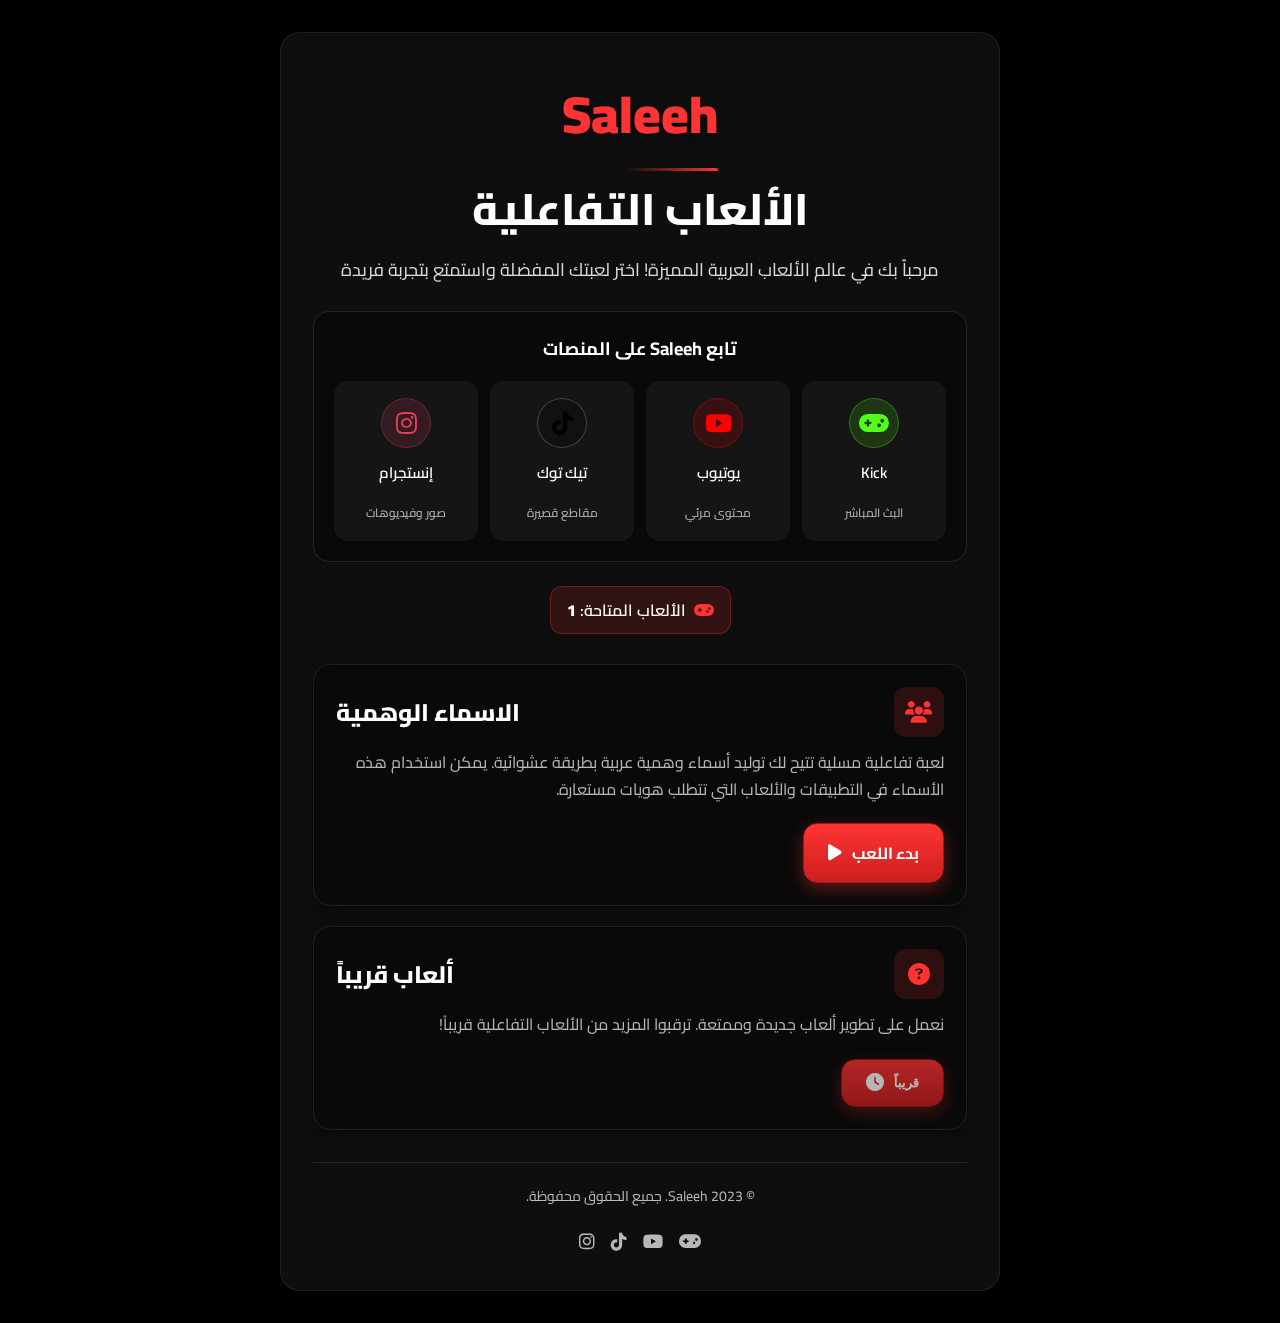
<file: saleeh.html>
<!DOCTYPE html>
<html lang="ar" dir="rtl">
<head>
  <meta charset="UTF-8" />
  <meta name="viewport" content="width=device-width, initial-scale=1" />
  <meta name="description" content="موقع Saleeh للألعاب التفاعلية - العب واستمتع بألعاب عربية مميزة" />
  <title>Saleeh - الألعاب التفاعلية</title>
  <link rel="preconnect" href="https://fonts.googleapis.com" />
  <link rel="preconnect" href="https://fonts.gstatic.com" crossorigin />
  <link href="https://fonts.googleapis.com/css2?family=Cairo:wght@300;400;600;700;800;900&display=swap" rel="stylesheet" />
  <link rel="stylesheet" href="https://cdnjs.cloudflare.com/ajax/libs/font-awesome/6.4.0/css/all.min.css" />
  <style>
    :root {
      --primary: #ff3333;
      --primary-dark: #cc1f1f;
      --primary-light: #ff6666;
      --text: #ffffff;
      --text-secondary: rgba(255, 255, 255, 0.85);
      --text-muted: rgba(255, 255, 255, 0.7);
      --overlay: rgba(0, 0, 0, 0.65);
      --card-bg: rgba(17, 17, 17, 0.85);
      --card-border: rgba(51, 51, 51, 0.5);
      --shadow: 0 10px 30px rgba(0, 0, 0, 0.45);
      --transition: all 0.3s cubic-bezier(0.25, 0.8, 0.25, 1);
      --kick-color: #53fc18;
      --youtube-color: #ff0000;
      --tiktok-color: #000000;
      --instagram-color: #e4405f;
    }
    
    * {
      box-sizing: border-box;
      margin: 0;
      padding: 0;
    }
    
    html, body {
      height: 100%;
      scroll-behavior: smooth;
    }
    
    body {
      margin: 0;
      font-family: 'Cairo', system-ui, -apple-system, Segoe UI, Roboto, Ubuntu, 'Helvetica Neue', Arial, 'Noto Sans', sans-serif;
      color: var(--text);
      background: #000 url('https://i.postimg.cc/qqpqNrBX/74508bb339c7d4b80fdc0dc3d41c8898.webp') center/cover no-repeat fixed;
      overflow-x: hidden;
    }
    
    /* تأثيرات تحميل الصفحة */
    .page-loader {
      position: fixed;
      top: 0;
      left: 0;
      width: 100%;
      height: 100%;
      background: #000;
      display: flex;
      justify-content: center;
      align-items: center;
      z-index: 9999;
      transition: opacity 0.5s ease, visibility 0.5s ease;
    }
    
    .page-loader.hidden {
      opacity: 0;
      visibility: hidden;
    }
    
    .loader {
      width: 60px;
      height: 60px;
      border: 4px solid var(--primary);
      border-top: 4px solid transparent;
      border-radius: 50%;
      animation: spin 1s linear infinite;
    }
    
    @keyframes spin {
      0% { transform: rotate(0deg); }
      100% { transform: rotate(360deg); }
    }
    
    .overlay {
      position: fixed;
      inset: 0;
      background: var(--overlay);
      z-index: 0;
    }
    
    .wrap {
      position: relative;
      z-index: 1;
      min-height: 100%;
      display: grid;
      place-items: center;
      padding: 32px 16px;
      animation: fadeIn 0.8s ease-out;
    }
    
    @keyframes fadeIn {
      from { opacity: 0; }
      to { opacity: 1; }
    }
    
    .panel {
      width: min(720px, 92vw);
      background: var(--card-bg);
      border: 1px solid var(--card-border);
      border-radius: 20px;
      box-shadow: var(--shadow);
      backdrop-filter: blur(10px);
      padding: 32px;
      text-align: center;
      transform: translateY(0);
      transition: var(--transition);
    }
    
    .panel:hover {
      transform: translateY(-5px);
      box-shadow: 0 15px 40px rgba(0, 0, 0, 0.55);
    }
    
    .logo-container {
      margin-bottom: 20px;
    }
    
    .logo {
      font-size: clamp(32px, 6vw, 52px);
      font-weight: 900;
      color: var(--primary);
      text-shadow: 0 4px 8px rgba(0, 0, 0, 0.3);
      margin-bottom: 5px;
      position: relative;
      display: inline-block;
    }
    
    .logo::after {
      content: '';
      position: absolute;
      bottom: -8px;
      right: 0;
      width: 60%;
      height: 3px;
      background: linear-gradient(to left, var(--primary), transparent);
      border-radius: 3px;
    }
    
    h1 {
      margin: 0 0 6px;
      font-size: clamp(28px, 5vw, 44px);
      font-weight: 800;
      letter-spacing: .5px;
    }
    
    .subtitle {
      margin: 0 0 28px;
      color: var(--text-secondary);
      font-size: clamp(15px, 2.5vw, 18px);
      line-height: 1.5;
    }
    
    /* قسم وسائل التواصل الاجتماعي */
    .social-section {
      margin: 24px 0;
      padding: 20px;
      background: rgba(0, 0, 0, 0.3);
      border-radius: 16px;
      border: 1px solid rgba(255, 255, 255, 0.1);
    }
    
    .social-title {
      font-size: 18px;
      margin-bottom: 16px;
      color: var(--text);
      font-weight: 700;
    }
    
    .social-grid {
      display: grid;
      grid-template-columns: repeat(auto-fit, minmax(140px, 1fr));
      gap: 12px;
      margin-top: 16px;
    }
    
    .social-card {
      background: rgba(255, 255, 255, 0.05);
      border-radius: 14px;
      padding: 16px 12px;
      transition: var(--transition);
      border: 1px solid transparent;
      text-decoration: none;
      color: white;
      display: flex;
      flex-direction: column;
      align-items: center;
      justify-content: center;
      gap: 10px;
      min-height: 100px;
    }
    
    .social-card:hover {
      transform: translateY(-5px);
      border-color: rgba(255, 255, 255, 0.2);
      box-shadow: 0 8px 20px rgba(0, 0, 0, 0.3);
    }
    
    .social-icon {
      width: 50px;
      height: 50px;
      border-radius: 50%;
      display: flex;
      align-items: center;
      justify-content: center;
      font-size: 24px;
      transition: var(--transition);
    }
    
    .social-card:hover .social-icon {
      transform: scale(1.1);
    }
    
    .kick-icon {
      background: rgba(83, 252, 24, 0.15);
      color: var(--kick-color);
      border: 1px solid rgba(83, 252, 24, 0.3);
    }
    
    .youtube-icon {
      background: rgba(255, 0, 0, 0.15);
      color: var(--youtube-color);
      border: 1px solid rgba(255, 0, 0, 0.3);
    }
    
    .tiktok-icon {
      background: rgba(0, 0, 0, 0.15);
      color: var(--tiktok-color);
      border: 1px solid rgba(255, 255, 255, 0.2);
    }
    
    .instagram-icon {
      background: rgba(228, 64, 95, 0.15);
      color: var(--instagram-color);
      border: 1px solid rgba(228, 64, 95, 0.3);
    }
    
    .social-name {
      font-weight: 600;
      font-size: 15px;
    }
    
    .social-desc {
      font-size: 12px;
      color: var(--text-muted);
      margin-top: 4px;
    }
    
    .games-counter {
      background: rgba(255, 51, 51, 0.15);
      border: 1px solid rgba(255, 51, 51, 0.3);
      border-radius: 12px;
      padding: 8px 16px;
      display: inline-flex;
      align-items: center;
      gap: 8px;
      margin-bottom: 24px;
      font-weight: 600;
    }
    
    .games-counter i {
      color: var(--primary);
    }
    
    .games {
      display: grid;
      grid-template-columns: 1fr;
      gap: 20px;
      margin-top: 6px;
    }
    
    .game-card {
      border: 1px solid var(--card-border);
      border-radius: 18px;
      padding: 22px;
      background: rgba(0, 0, 0, 0.35);
      transition: var(--transition);
      box-shadow: 0 6px 16px rgba(0, 0, 0, 0.3);
      text-align: right;
      position: relative;
      overflow: hidden;
    }
    
    .game-card::before {
      content: '';
      position: absolute;
      top: 0;
      right: 0;
      width: 100%;
      height: 4px;
      background: linear-gradient(to left, var(--primary), var(--primary-dark));
      transform: translateX(100%);
      transition: transform 0.5s ease;
    }
    
    .game-card:hover::before {
      transform: translateX(0);
    }
    
    .game-card:hover {
      transform: translateY(-8px);
      border-color: var(--primary);
      box-shadow: 0 12px 28px rgba(0, 0, 0, 0.45);
    }
    
    .game-header {
      display: flex;
      align-items: center;
      justify-content: space-between;
      margin-bottom: 12px;
    }
    
    .game-icon {
      width: 50px;
      height: 50px;
      background: rgba(255, 51, 51, 0.15);
      border-radius: 12px;
      display: flex;
      align-items: center;
      justify-content: center;
      font-size: 22px;
      color: var(--primary);
    }
    
    .game-title {
      font-size: clamp(18px, 3.5vw, 24px);
      margin: 0;
      font-weight: 800;
      color: #fff;
    }
    
    .game-desc {
      margin: 0 0 20px;
      color: var(--text-muted);
      line-height: 1.7;
      font-size: 16px;
    }
    
    .play-btn {
      display: inline-flex;
      align-items: center;
      justify-content: center;
      gap: 10px;
      padding: 14px 24px;
      border-radius: 14px;
      font-weight: 700;
      text-decoration: none;
      color: #fff;
      background: linear-gradient(180deg, var(--primary), var(--primary-dark));
      border: 1px solid #991b1b;
      box-shadow: 0 6px 18px rgba(255, 51, 51, 0.35);
      transition: var(--transition);
      position: relative;
      overflow: hidden;
      cursor: pointer;
    }
    
    .play-btn::after {
      content: '';
      position: absolute;
      top: 0;
      left: 0;
      width: 100%;
      height: 100%;
      background: linear-gradient(rgba(255, 255, 255, 0.1), rgba(255, 255, 255, 0));
      transform: translateY(100%);
      transition: transform 0.3s ease;
    }
    
    .play-btn:hover {
      transform: translateY(-3px);
      filter: brightness(1.1);
      box-shadow: 0 12px 24px rgba(255, 51, 51, 0.45);
    }
    
    .play-btn:hover::after {
      transform: translateY(0);
    }
    
    .play-btn:active {
      transform: translateY(0);
    }
    
    .play-btn i {
      font-size: 18px;
      transition: transform 0.3s ease;
    }
    
    .play-btn:hover i {
      transform: translateX(3px);
    }
    
    .footer {
      margin-top: 32px;
      padding-top: 20px;
      border-top: 1px solid rgba(255, 255, 255, 0.1);
      font-size: 14px;
      color: var(--text-muted);
      display: flex;
      flex-direction: column;
      align-items: center;
      gap: 8px;
    }
    
    .social-links {
      display: flex;
      gap: 16px;
      margin-top: 8px;
    }
    
    .social-links a {
      color: var(--text-muted);
      font-size: 18px;
      transition: var(--transition);
    }
    
    .social-links a:hover {
      color: var(--primary);
      transform: translateY(-2px);
    }
    
    /* تحسينات للهواتف */
    @media (max-width: 768px) {
      .wrap {
        padding: 20px 12px;
      }
      
      .panel {
        padding: 24px 18px;
        border-radius: 18px;
      }
      
      .social-grid {
        grid-template-columns: 1fr 1fr;
      }
      
      .social-card {
        min-height: 90px;
        padding: 14px 10px;
      }
      
      .social-icon {
        width: 40px;
        height: 40px;
        font-size: 20px;
      }
      
      .game-card {
        padding: 18px;
      }
      
      .game-header {
        flex-direction: column;
        align-items: flex-start;
        gap: 12px;
      }
      
      .game-icon {
        align-self: flex-start;
      }
    }
    
    @media (max-width: 480px) {
      .panel {
        padding: 20px 16px;
      }
      
      .social-grid {
        grid-template-columns: 1fr;
      }
      
      .play-btn {
        padding: 12px 18px;
        width: 100%;
      }
    }
  </style>
</head>
<body>
  <!-- شاشة التحميل -->
  <div class="page-loader" id="pageLoader">
    <div class="loader"></div>
  </div>

  <!-- الخلفية المعتمة -->
  <div class="overlay" aria-hidden="true"></div>

  <!-- المحتوى الرئيسي -->
  <main class="wrap">
    <section class="panel" aria-label="Saleeh">
      <div class="logo-container">
        <div class="logo">Saleeh</div>
        <h1>الألعاب التفاعلية</h1>
        <p class="subtitle">مرحباً بك في عالم الألعاب العربية المميزة! اختر لعبتك المفضلة واستمتع بتجربة فريدة</p>
      </div>

      <!-- قسم وسائل التواصل الاجتماعي -->
      <div class="social-section">
        <h3 class="social-title">تابع Saleeh على المنصات</h3>
        <div class="social-grid">
          <a href="https://Kick.com/S4leeh
" target="_blank" class="social-card" aria-label="قناة Kick">
            <div class="social-icon kick-icon">
              <i class="fas fa-gamepad"></i>
            </div>
            <div class="social-name">Kick</div>
            <div class="social-desc">البث المباشر</div>
          </a>
          
          <a href="https://www.youtube.com/@S4leeh" target="_blank" class="social-card" aria-label="قناة اليوتيوب">
            <div class="social-icon youtube-icon">
              <i class="fab fa-youtube"></i>
            </div>
            <div class="social-name">يوتيوب</div>
            <div class="social-desc">محتوى مرئي</div>
          </a>
          
          <a href="https://www.tiktok.com/@kick.s4leeh?lang=ar" target="_blank" class="social-card" aria-label="حساب التيك توك">
            <div class="social-icon tiktok-icon">
              <i class="fab fa-tiktok"></i>
            </div>
            <div class="social-name">تيك توك</div>
            <div class="social-desc">مقاطع قصيرة</div>
          </a>
          
          <a href="https://www.instagram.com/is4leeh" target="_blank" class="social-card" aria-label="حساب الإنستجرام">
            <div class="social-icon instagram-icon">
              <i class="fab fa-instagram"></i>
            </div>
            <div class="social-name">إنستجرام</div>
            <div class="social-desc">صور وفيديوهات</div>
          </a>
        </div>
      </div>

      <div class="games-counter">
        <i class="fas fa-gamepad"></i>
        <span>الألعاب المتاحة: <strong>1</strong></span>
      </div>

      <div class="games">
        <article class="game-card">
          <div class="game-header">
            <div class="game-icon">
              <i class="fas fa-users"></i>
            </div>
            <h2 class="game-title">الاسماء الوهمية</h2>
          </div>
          <p class="game-desc">لعبة تفاعلية مسلية تتيح لك توليد أسماء وهمية عربية بطريقة عشوائية. يمكن استخدام هذه الأسماء في التطبيقات والألعاب التي تتطلب هويات مستعارة.</p>
          <a class="play-btn" href="fake-names.html">
            <span>بدء اللعب</span>
            <i class="fas fa-play"></i>
          </a>
        </article>
        
        <!-- يمكن إضافة المزيد من الألعاب لاحقاً -->
        <article class="game-card coming-soon">
          <div class="game-header">
            <div class="game-icon">
              <i class="fas fa-question-circle"></i>
            </div>
            <h2 class="game-title">ألعاب قريباً</h2>
          </div>
          <p class="game-desc">نعمل على تطوير ألعاب جديدة وممتعة. ترقبوا المزيد من الألعاب التفاعلية قريباً!</p>
          <button class="play-btn" disabled style="opacity: 0.7; cursor: not-allowed;">
            <span>قريباً</span>
            <i class="fas fa-clock"></i>
          </button>
        </article>
      </div>

      <div class="footer">
        <div>© 2023 Saleeh. جميع الحقوق محفوظة.</div>
        <div class="social-links">
          <a href="https://kick.com/saleeh" target="_blank" aria-label="Kick"><i class="fas fa-gamepad"></i></a>
          <a href="https://www.youtube.com/@S4leeh" target="_blank" aria-label="يوتيوب"><i class="fab fa-youtube"></i></a>
          <a href="https://www.tiktok.com/@kick.saleeh?lang=ar" target="_blank" aria-label="تيك توك"><i class="fab fa-tiktok"></i></a>
          <a href="https://www.instagram.com/is4leeh/" target="_blank" aria-label="إنستجرام"><i class="fab fa-instagram"></i></a>
        </div>
      </div>
    </section>
  </main>

  <script>
    // إخفاء شاشة التحميل بعد تحميل الصفحة
    window.addEventListener('load', function() {
      const pageLoader = document.getElementById('pageLoader');
      setTimeout(() => {
        pageLoader.classList.add('hidden');
      }, 500);
    });

    // تأثيرات عند التمرير
    window.addEventListener('scroll', function() {
      const panel = document.querySelector('.panel');
      const scrollPosition = window.scrollY;
      
      if (scrollPosition > 50) {
        panel.style.transform = 'translateY(-5px)';
      } else {
        panel.style.transform = 'translateY(0)';
      }
    });

    // تأثيرات تفاعلية للأزرار
    const playButtons = document.querySelectorAll('.play-btn');
    playButtons.forEach(button => {
      button.addEventListener('mouseenter', function() {
        if (!this.disabled) {
          this.style.transform = 'translateY(-3px)';
        }
      });
      
      button.addEventListener('mouseleave', function() {
        if (!this.disabled) {
          this.style.transform = 'translateY(0)';
        }
      });
    });

    // تأثيرات تفاعلية لبطاقات وسائل التواصل
    const socialCards = document.querySelectorAll('.social-card');
    socialCards.forEach(card => {
      card.addEventListener('mouseenter', function() {
        this.style.transform = 'translateY(-5px)';
      });
      
      card.addEventListener('mouseleave', function() {
        this.style.transform = 'translateY(0)';
      });
    });

    // تأثيرات دخول العناصر
    const observerOptions = {
      threshold: 0.1,
      rootMargin: '0px 0px -50px 0px'
    };

    const observer = new IntersectionObserver((entries) => {
      entries.forEach(entry => {
        if (entry.isIntersecting) {
          entry.target.style.opacity = '1';
          entry.target.style.transform = 'translateY(0)';
        }
      });
    }, observerOptions);

    // تطبيق تأثيرات على بطاقات الألعاب
    document.querySelectorAll('.game-card').forEach(card => {
      card.style.opacity = '0';
      card.style.transform = 'translateY(20px)';
      card.style.transition = 'opacity 0.6s ease, transform 0.6s ease';
      observer.observe(card);
    });

    // تطبيق تأثيرات على بطاقات وسائل التواصل
    document.querySelectorAll('.social-card').forEach(card => {
      card.style.opacity = '0';
      card.style.transform = 'translateY(15px)';
      card.style.transition = 'opacity 0.5s ease 0.2s, transform 0.5s ease 0.2s';
      observer.observe(card);
    });
  </script>
</body>
</html>
</file>
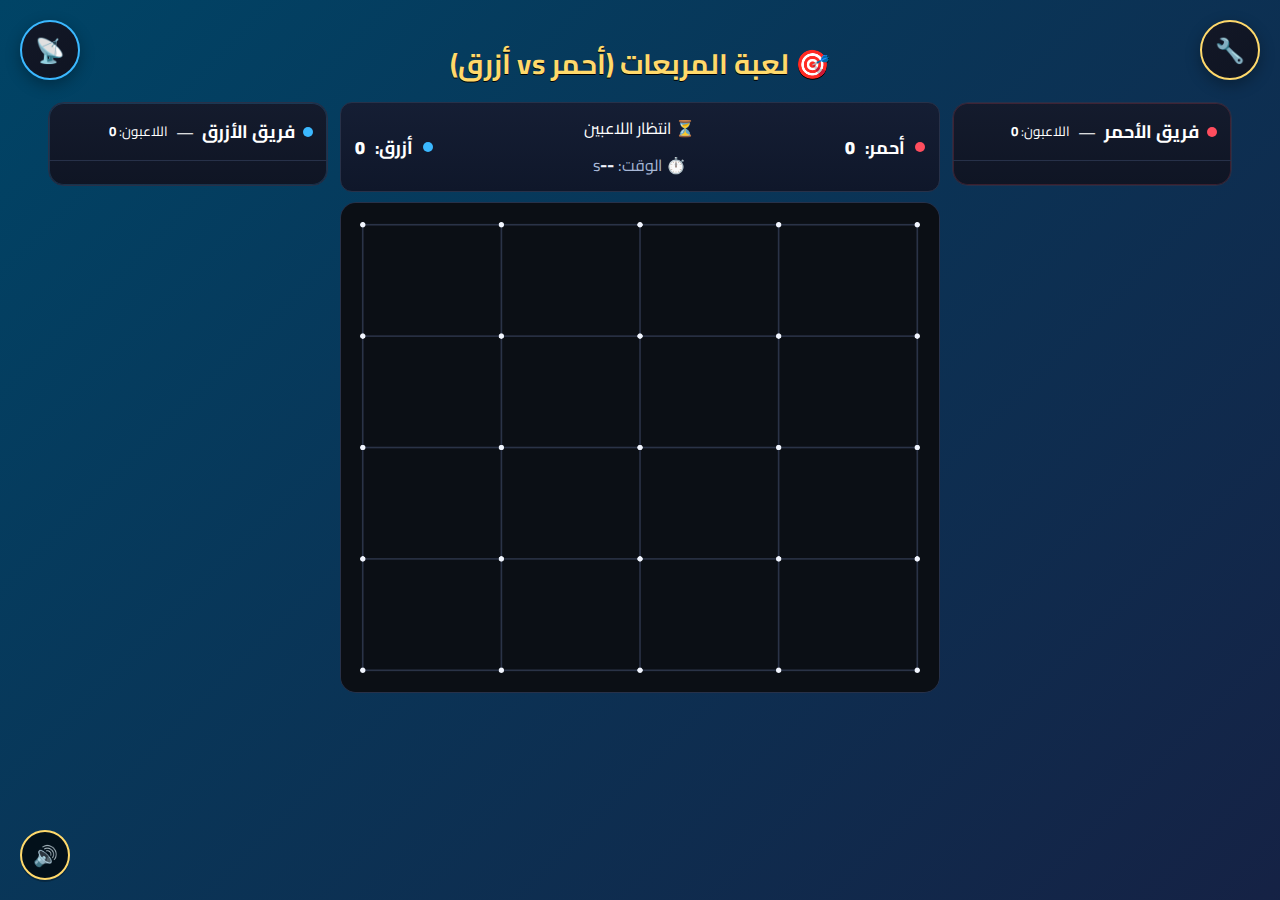
<file: squares-game.html>
<!DOCTYPE html>
<html lang="ar" dir="rtl">
<head>
  <meta charset="utf-8" />
  <meta name="viewport" content="width=device-width, initial-scale=1" />
  <title>StreamerTop — لعبة المربعات (أحمر vs أزرق)</title>
  <link href="https://fonts.googleapis.com/css2?family=Cairo:wght@400;600;800&display=swap" rel="stylesheet">
  <script src="tmi.min.js"></script>
  <style>
    /* ================= Style2026 ================= */
    :root{
      --bg:#0c0f15; --panel:#131827; --panel2:#0f1422; --line:#273149; --muted:#a7b7d6; --text:#f1f5fe;
      --dv:#ff3b4e; --ok:#00e07a; --blue:#3bb8ff; --red:#ff4d5e; --gold:#ffd96b;
      --radius:18px;

      /* ✅ خلفية ستايل2026 */
      --bg1:#1a1a3d;   /* داكن */
      --bg2:#004466;   /* داكن */
      --fgText:#fff;   /* لون النص الافتراضي للخلفية */
    }
    /* وضع الفاتح لستايل2026 */
    [data-theme="light"]{
      --bg1:#f2f6ff;
      --bg2:#dfe9ff;
      --fgText:#111;
    }

    *{box-sizing:border-box}
    body{
      margin:0;
      color:var(--fgText);
      font-family:'Cairo',sans-serif;

      /* ✅ خلفية متحركة موحّدة */
      background: linear-gradient(-45deg, var(--bg1), var(--bg2), var(--bg1), var(--bg2));
      background-size: 400% 400%;
      animation: gradientBG 20s ease infinite;
    }
    /* أنيميشن الخلفية */
    @keyframes gradientBG {
      0%   { background-position: 0% 50% }
      50%  { background-position: 100% 50% }
      100% { background-position: 0% 50% }
    }

    /* ============= زر لوحة الاتصال أعلى يسار ============= */
    .connection-toggle {
      position: fixed;
      top: 20px;
      left: 20px;
      z-index: 1000;
    }
    
    .connection-toggle-btn {
      background: linear-gradient(135deg, var(--panel), var(--panel2));
      border: 2px solid var(--blue);
      border-radius: 50%;
      width: 60px;
      height: 60px;
      display: flex;
      align-items: center;
      justify-content: center;
      cursor: pointer;
      box-shadow: 0 5px 15px rgba(0, 0, 0, 0.3);
      transition: all 0.3s ease;
      font-size: 24px;
    }
    
    .connection-toggle-btn:hover {
      transform: scale(1.1);
      box-shadow: 0 8px 20px rgba(0, 0, 0, 0.4);
      border-color: var(--gold);
    }
    
    /* زر لوحة التحكم أعلى يمين */
    .control-toggle {
      position: fixed;
      top: 20px;
      right: 20px;
      z-index: 1000;
    }
    
    .control-toggle-btn {
      background: linear-gradient(135deg, var(--panel), var(--panel2));
      border: 2px solid var(--gold);
      border-radius: 50%;
      width: 60px;
      height: 60px;
      display: flex;
      align-items: center;
      justify-content: center;
      cursor: pointer;
      box-shadow: 0 5px 15px rgba(0, 0, 0, 0.3);
      transition: all 0.3s ease;
      font-size: 24px;
    }
    
    .control-toggle-btn:hover {
      transform: scale(1.1);
      box-shadow: 0 8px 20px rgba(0, 0, 0, 0.4);
      border-color: var(--blue);
    }
    
    /* لوحة الاتصال المنبثقة */
    .connection-panel {
      position: fixed;
      top: 90px;
      left: 20px;
      width: 350px;
      background: linear-gradient(180deg, var(--panel), var(--panel2));
      border: 1px solid var(--line);
      border-radius: var(--radius);
      box-shadow: 0 10px 30px rgba(0, 0, 0, 0.4);
      z-index: 1000;
      padding: 20px;
      display: none;
      opacity: 0;
      transform: translateY(-10px);
      transition: opacity 0.3s ease, transform 0.3s ease;
    }
    
    .connection-panel.open {
      display: block;
      opacity: 1;
      transform: translateY(0);
    }
    
    /* لوحة التحكم المنبثقة */
    .control-panel {
      position: fixed;
      top: 90px;
      right: 20px;
      width: 400px;
      background: linear-gradient(180deg, var(--panel), var(--panel2));
      border: 1px solid var(--line);
      border-radius: var(--radius);
      box-shadow: 0 10px 30px rgba(0, 0, 0, 0.4);
      z-index: 1000;
      padding: 20px;
      display: none;
      opacity: 0;
      transform: translateY(-10px);
      transition: opacity 0.3s ease, transform 0.3s ease;
    }
    
    .control-panel.open {
      display: block;
      opacity: 1;
      transform: translateY(0);
    }
    
    .panel-header {
      display: flex;
      justify-content: space-between;
      align-items: center;
      margin-bottom: 15px;
      padding-bottom: 10px;
      border-bottom: 1px solid var(--line);
    }
    
    .panel-header h3 {
      margin: 0;
      font-size: 18px;
      color: var(--gold);
    }
    
    .connection-status {
      display: flex;
      justify-content: space-between;
      margin: 10px 0;
      font-size: 14px;
    }
    
    .status-indicator {
      display: inline-block;
      width: 10px;
      height: 10px;
      border-radius: 50%;
      margin-right: 5px;
    }
    
    .status-connected {
      background-color: var(--ok);
    }
    
    .status-disconnected {
      background-color: var(--dv);
    }
    
    .close-panel {
      background: none;
      border: none;
      color: var(--muted);
      font-size: 20px;
      cursor: pointer;
      padding: 0;
      width: 30px;
      height: 30px;
      display: flex;
      align-items: center;
      justify-content: center;
      border-radius: 50%;
    }
    
    .close-panel:hover {
      background-color: rgba(255, 255, 255, 0.1);
      color: var(--text);
    }

    /* ============= تحسينات الشكل العام ============= */
    .wrap{max-width:1400px;width:95vw;margin:16px auto;padding:16px}

    h1{margin:6px 0 12px;font-size:28px;color:var(--gold);text-align:center;letter-spacing:.2px;text-shadow:0 1px 0 #000}

    /* كروت عامة */
    .card{
      background:linear-gradient(180deg, var(--panel), var(--panel2));
      border:1px solid var(--line);
      border-radius:var(--radius);
      box-shadow:0 10px 28px rgba(0,0,0,.28);
    }
    .card .body{padding:14px 16px}
    .row{display:flex;gap:10px;align-items:center;flex-wrap:wrap}
    .row > *{flex:1}
    label{font-size:13px;color:var(--muted)}
    input,select,button{font-family:'Cairo',sans-serif}
    
    /* تكبير حجم الخط في الحقول */
    input[type="number"],input[type="text"],select{
      width:100%;padding:14px 16px;border:1px solid var(--line);
      border-radius:12px;background:#0f1524;color:var(--text);
      font-size: 18px; /* تكبير حجم الخط */
      font-weight: 600;
    }
    
    button{
      padding:14px 18px;border:1px solid var(--line);background:#0f1524;color:var(--text);
      border-radius:12px;cursor:pointer;transition:.15s;box-shadow:0 2px 0 rgba(0,0,0,.25);
      font-size: 18px; /* تكبير حجم الخط */
      font-weight: 600;
    }
    button:hover{transform:translateY(-1px)}
    button:active{transform:translateY(0)}

    /* عناصر صغيرة */
    .pill{display:inline-flex;align-items:center;gap:6px;padding:6px 10px;border-radius:999px;border:1px solid var(--line);background:linear-gradient(180deg,#151c2e,#101728);font-size:14px;font-weight:600}
    .status-dot{width:10px;height:10px;border-radius:50%;display:inline-block;margin-inline-start:6px;background:#777}
    .status-ok{background:var(--ok)}
    .status-bad{background:var(--dv)}
    .kbd{font-family:ui-monospace,monospace;background:#0c1019;border:1px solid var(--line);padding:0 6px;border-radius:6px;font-size:14px}
    .help{font-size:14px;color:var(--muted);line-height:1.7}

    /* لوحة تحكم الستريمر */
    .control .body{display:flex;flex-direction:column;gap:12px}
    .quickbar{display:flex;align-items:center;justify-content:space-between;gap:10px;border:1px solid var(--line);border-radius:12px;padding:10px;background:linear-gradient(180deg,#151e34,#0f172a)}

    /* المسرح: يسار أحمر — اللوحة — يمين أزرق */
    .stage{display:grid;grid-template-columns:280px 1fr 280px;gap:12px;align-items:start;margin-top:12px}
    .team-card{border:1px solid var(--line);border-radius:16px;background:linear-gradient(180deg,#141b2d,#0f1524);display:flex;flex-direction:column}
    .team-card .head{display:flex;align-items:center;gap:8px;padding:12px 14px;border-bottom:1px solid var(--line)}
    .dot{width:10px;height:10px;border-radius:50%}
    .red  .dot{background:var(--red)}
    .blue .dot{background:var(--blue)}
    .team-card.red{box-shadow:inset 0 0 0 1px rgba(255,77,94,.18)}
    .team-card.blue{box-shadow:inset 0 0 0 1px rgba(59,184,255,.18)}
    .list{padding:12px;display:flex;flex-direction:column;gap:8px;max-height:520px;overflow:auto}

    /* عنصر لاعب + زر حذف */
    .chip{
      display:flex;align-items:center;justify-content:space-between;gap:10px;
      padding:8px 12px;border:1px solid var(--line);border-radius:12px;background:linear-gradient(180deg,#152035,#0f1729);font-size:15px;font-weight:600
    }
    .chip b{font-weight:800}
    .del{
      flex:0 0 auto; border:1px solid #3a4360; background:#0d1322; color:#ff7a86;
      border-radius:10px; padding:6px 10px; cursor:pointer; font-size:14px
    }
    .del:hover{background:#131a2c}

    /* اللوحة */
    .board-col{display:flex;flex-direction:column;gap:10px}
    .topbar{display:flex;align-items:center;justify-content:space-between;padding:10px 14px;border:1px solid var(--line);border-radius:12px;background:linear-gradient(180deg,#151e34,#0f172a)}
    .teamScore{display:flex;align-items:center;gap:10px;font-size:18px;font-weight:700}
    .turninfo{display:flex;gap:14px;align-items:center;color:var(--muted);font-size:16px}
    .turninfo b{color:var(--text);font-size:18px}
    .canvas-wrap{position:relative;overflow:hidden;border-radius:16px;border:1px solid var(--line);background:linear-gradient(180deg,#141b2d,#0f1524)}
    canvas{display:block;width:100%;height:auto;background:radial-gradient(600px 300px at 20% 0%,rgba(255,255,255,.04),transparent 50%)}

    /* مقاس حجم ارقام المربعات في لوحة التحكم */
    .control-numbers {
      font-size: 22px !important;  /* تكبير حجم الأرقام */
      font-weight: 800 !important;
      text-align: center;
    }
    
    .control-numbers-small {
      font-size: 18px !important;
      font-weight: 700 !important;
      text-align: center;
    }
    
    /* عناوين أكبر في لوحة التحكم */
    .control-label {
      font-size: 16px !important;
      font-weight: 700 !important;
      margin-bottom: 8px;
      display: block;
      color: var(--muted);
    }
    
    /* إعدادات حجم الأرقام */
    .number-size-control {
      margin: 15px 0;
    }
    
    .size-slider-container {
      display: flex;
      align-items: center;
      gap: 15px;
      margin-top: 10px;
    }
    
    .size-slider {
      flex: 1;
      -webkit-appearance: none;
      height: 10px;
      background: linear-gradient(to right, var(--blue), var(--gold));
      border-radius: 5px;
      outline: none;
    }
    
    .size-slider::-webkit-slider-thumb {
      -webkit-appearance: none;
      width: 25px;
      height: 25px;
      border-radius: 50%;
      background: var(--gold);
      cursor: pointer;
      border: 2px solid var(--text);
      box-shadow: 0 0 5px rgba(0, 0, 0, 0.5);
    }
    
    .size-slider::-moz-range-thumb {
      width: 25px;
      height: 25px;
      border-radius: 50%;
      background: var(--gold);
      cursor: pointer;
      border: 2px solid var(--text);
      box-shadow: 0 0 5px rgba(0, 0, 0, 0.5);
    }
    
    .size-value {
      font-size: 18px;
      font-weight: bold;
      color: var(--gold);
      min-width: 50px;
      text-align: center;
    }

    /* مؤثرات صوتية */
    .sound-controls {
      position: fixed;
      bottom: 20px;
      left: 20px;
      z-index: 100;
    }
    
    .sound-btn {
      background: rgba(0, 0, 0, 0.7);
      color: white;
      border: 2px solid var(--gold);
      border-radius: 50%;
      width: 50px;
      height: 50px;
      font-size: 20px;
      cursor: pointer;
      display: flex;
      align-items: center;
      justify-content: center;
      transition: all 0.3s ease;
    }
    
    .sound-btn:hover {
      background: rgba(255, 217, 107, 0.2);
      transform: scale(1.1);
    }

    @media (max-width:1100px){
      .stage{grid-template-columns:1fr}
      .connection-panel,
      .control-panel {
        width: 300px;
      }
      .connection-toggle,
      .control-toggle {
        top: 10px;
      }
      .connection-toggle {
        left: 10px;
      }
      .control-toggle {
        right: 10px;
      }
    }
    
    @media (max-width:768px){
      .connection-panel,
      .control-panel {
        width: calc(100vw - 40px);
        left: 20px;
        right: 20px;
      }
    }
  </style>
</head>
<body>
<!-- زر لوحة الاتصال أعلى يسار -->
<div class="connection-toggle">
  <div id="toggleConnectionPanel" class="connection-toggle-btn">
    📡
  </div>
</div>

<!-- زر لوحة التحكم أعلى يمين -->
<div class="control-toggle">
  <div id="toggleControlPanel" class="control-toggle-btn">
    🔧
  </div>
</div>

<!-- لوحة الاتصال المنبثقة -->
<div id="connectionPanel" class="connection-panel">
  <div class="panel-header">
    <h3>لوحة الاتصال بالشات</h3>
    <button class="close-panel" id="closeConnectionPanel">✕</button>
  </div>
  
  <div class="connection-status">
    <div>
      <span class="status-indicator" id="twitchIndicator"></span>
      <span id="twitchStatusText">Twitch: غير متصل</span>
    </div>
    <div>
      <span class="status-indicator" id="kickIndicator"></span>
      <span id="kickStatusText">Kick: غير متصل</span>
    </div>
  </div>
  
  <div style="margin-bottom: 15px;">
    <label class="control-label">اسم القناة:</label>
    <input type="text" id="twChannel" placeholder="مثال: medo_dv" value="YOUR_TWITCH_CHANNEL">
  </div>
  
  <div style="margin-bottom: 15px;">
    <label class="control-label">نوع المنصة:</label>
    <select id="platformSelect">
      <option value="twitch" selected>تويتش</option>
      <option value="kick">كيك</option>
      <option value="both">الكل (تويتش + كيك)</option>
    </select>
  </div>
  
  <div style="margin-bottom: 15px; display: flex; align-items: center;">
    <input id="rememberConn" type="checkbox" style="width: auto; margin-left: 10px;">
    <label for="rememberConn" style="margin: 0;">تذكّرني</label>
  </div>
  
  <button id="btnConnect" style="width: 100%; margin-bottom: 15px; font-size: 20px; padding: 16px;">🚀 اتصال</button>
  
  <div class="help">
    الأوامر: <span class="kbd">!دخول</span>، <span class="kbd">!أحمر/!ازرق</span>، <span class="kbd">!اختر @اسم</span>، <span class="kbd">!وقت 25</span> — اللعب بصاحب الدور فقط.
  </div>
</div>

<!-- لوحة التحكم المنبثقة -->
<div id="controlPanel" class="control-panel">
  <div class="panel-header">
    <h3>لوحة تحكم الستريمر</h3>
    <button class="close-panel" id="closeControlPanel">✕</button>
  </div>
  
  <div style="margin-bottom: 20px;">
    <button id="btnStart" style="width: 100%; font-size: 20px; padding: 16px; margin-bottom: 15px; background: linear-gradient(135deg, var(--ok), #00c070); border-color: var(--ok);">
      ▶️ ابدأ / إعادة الجولة
    </button>
  </div>
  
  <div class="row" style="margin-bottom: 15px;">
    <div>
      <label class="control-label">حجم الشبكة (عرض)</label>
      <input type="number" id="gridW" min="2" max="12" value="5" class="control-numbers" />
    </div>
    <div>
      <label class="control-label">حجم الشبكة (طول)</label>
      <input type="number" id="gridH" min="2" max="12" value="5" class="control-numbers" />
    </div>
  </div>
  
  <div class="row" style="margin-bottom: 15px;">
    <div>
      <label class="control-label">ثواني الدور</label>
      <input type="number" id="turnSecs" min="5" max="120" value="20" class="control-numbers" />
    </div>
    <div>
      <label class="control-label">نقاط الفوز (اختياري)</label>
      <input type="number" id="targetScore" min="1" value="0" class="control-numbers" />
    </div>
  </div>
  
  <div class="row" style="margin-bottom: 15px;">
    <div>
      <label class="control-label">بدء الترقيم من</label>
      <input type="number" id="dotStart" min="1" value="1" class="control-numbers-small" />
    </div>
    <div style="display: flex; align-items: center; justify-content: center;">
      <label style="display: flex; align-items: center; gap: 8px; font-size: 16px;">
        <input id="showDotNumbers" type="checkbox" style="width: auto;">
        <span>إظهار ترقيم النقاط</span>
      </label>
    </div>
  </div>
  
  <!-- التحكم بحجم الأرقام -->
  <div class="number-size-control">
    <label class="control-label">حجم أرقام المربعات: <span id="numberSizeValue" class="size-value">20px</span></label>
    <div class="size-slider-container">
      <span style="color: var(--muted); font-size: 14px;">صغير</span>
      <input type="range" id="numberSizeSlider" class="size-slider" min="10" max="40" value="20" step="1">
      <span style="color: var(--muted); font-size: 14px;">كبير</span>
    </div>
  </div>
</div>

<div class="wrap">
  <!-- اسم اللعبة -->
  <h1>🎯 لعبة المربعات (أحمر vs أزرق)</h1>

  <!-- المسرح: يسار أحمر | اللوحة | يمين أزرق -->
  <section class="stage">
    <!-- يسار: الأحمر -->
    <aside class="team-card red">
      <div class="head"><span class="dot"></span><b style="font-size:18px">فريق الأحمر</b> — <small>اللاعبون: <b id="redCount">0</b></small></div>
      <div id="redList" class="list"></div>
    </aside>

    <!-- الوسط: اللوحة -->
    <main class="board-col">
      <div class="topbar">
        <div class="teamScore red"><span class="dot"></span> أحمر: <b id="scoreRed">0</b></div>
        <div style="display:flex;flex-direction:column;align-items:center;gap:5px">
          <div id="currentTurnPlayerDisplay" class="player-turn-display">
            الدور: <span id="currentTurnPlayer">غير محدد</span>
          </div>
          <div class="turninfo">
            <span>⏱️ الوقت: <b id="timeLeft" class="time-display">--</b>s</span>
          </div>
        </div>
        <div class="teamScore blue"><span class="dot"></span> أزرق: <b id="scoreBlue">0</b></div>
      </div>
      <div class="canvas-wrap">
        <canvas id="board" width="1100" height="900"></canvas>
      </div>
    </main>

    <!-- يمين: الأزرق -->
    <aside class="team-card blue">
      <div class="head"><span class="dot"></span><b style="font-size:18px">فريق الأزرق</b> — <small>اللاعبون: <b id="blueCount">0</b></small></div>
      <div id="blueList" class="list"></div>
    </aside>
  </section>
</div>

<!-- إشعار تغيير الدور (يظهر في المنتصف) -->
<div id="turnNotification" class="turn-notification"></div>

<!-- تحكم الصوت -->
<div class="sound-controls">
  <button id="soundToggle" class="sound-btn" title="تشغيل/إيقاف الصوت">🔊</button>
</div>

<script>
/* ثيم افتراضي داكن للباك قراوند */
document.documentElement.setAttribute('data-theme','dark');
</script>

<script>
/*********** إدارة الصوت ***********/
class SoundManager {
  constructor() {
    this.enabled = true;
    this.boxCompleteSound = null;
    this.initSounds();
  }

  initSounds() {
    // إنشاء صوت إكمال المربع باستخدام Web Audio API
    try {
      const audioContext = new (window.AudioContext || window.webkitAudioContext)();
      
      // صوت إكمال مربع (نغمة انتصار)
      const playBoxComplete = () => {
        if (!this.enabled) return;
        
        const oscillator = audioContext.createOscillator();
        const gainNode = audioContext.createGain();
        
        oscillator.connect(gainNode);
        gainNode.connect(audioContext.destination);
        
        oscillator.frequency.setValueAtTime(523.25, audioContext.currentTime); // C5
        oscillator.frequency.setValueAtTime(659.25, audioContext.currentTime + 0.1); // E5
        oscillator.frequency.setValueAtTime(783.99, audioContext.currentTime + 0.2); // G5
        
        gainNode.gain.setValueAtTime(0.3, audioContext.currentTime);
        gainNode.gain.exponentialRampToValueAtTime(0.01, audioContext.currentTime + 0.5);
        
        oscillator.start(audioContext.currentTime);
        oscillator.stop(audioContext.currentTime + 0.5);
      };
      
      this.boxCompleteSound = playBoxComplete;
    } catch (e) {
      console.log("Web Audio API غير مدعوم, استخدام الصوت البديل");
      this.boxCompleteSound = () => {
        if (!this.enabled) return;
        // صوت بسيط باستخدام beep
        const beep = () => {
          const ctx = new (window.AudioContext || window.webkitAudioContext)();
          const oscillator = ctx.createOscillator();
          oscillator.type = 'sine';
          oscillator.frequency.value = 800;
          oscillator.connect(ctx.destination);
          oscillator.start();
          oscillator.stop(ctx.currentTime + 0.3);
        };
        beep();
      };
    }
  }

  playBoxComplete() {
    if (this.boxCompleteSound) {
      this.boxCompleteSound();
    }
  }

  toggle() {
    this.enabled = !this.enabled;
    const btn = document.getElementById('soundToggle');
    btn.textContent = this.enabled ? '🔊' : '🔇';
    btn.style.borderColor = this.enabled ? 'var(--gold)' : 'var(--muted)';
    return this.enabled;
  }
}

const soundManager = new SoundManager();

/*********** اتصال Twitch & Kick ***********/
const RABT = (() => {
  let twitchClient = null, kickSocket = null, kickPingTimer = null;
  const state = { enabledTwitch:true, enabledKick:false, twChannel:'YOUR_TWITCH_CHANNEL', kkChannel:'YOUR_KICK_CHANNEL', onChat:()=>{} };

  function connectTwitch(){
    const twitchStatusText = document.getElementById('twitchStatusText');
    const twitchIndicator = document.getElementById('twitchIndicator');
    try{
      if(!window.tmi) throw new Error('tmi.min.js غير محمَّل');
      const tmiClient = new tmi.Client({ channels:[state.twChannel], connection:{secure:true,reconnect:true} });
      tmiClient.on('connected', ()=>{ 
        twitchStatusText.textContent='Twitch: متصل'; 
        twitchIndicator.className = 'status-indicator status-connected';
      });
      tmiClient.on('disconnected', ()=>{ 
        twitchStatusText.textContent='Twitch: غير متصل'; 
        twitchIndicator.className = 'status-indicator status-disconnected';
      });
      tmiClient.on('message', (ch,tags,msg,self)=>{ if(self) return; const u=tags['display-name']||tags.username||'مشارك'; state.onChat('twitch',u,(msg||'').trim()); });
      tmiClient.connect();
    }catch(e){ 
      console.warn(e); 
      twitchStatusText.textContent='Twitch: فشل الاتصال'; 
      twitchIndicator.className = 'status-indicator status-disconnected';
    }
  }

  async function connectKick(){
    const kickStatusText = document.getElementById('kickStatusText');
    const kickIndicator = document.getElementById('kickIndicator');
    try{ if(kickPingTimer) clearInterval(kickPingTimer); }catch{} try{ if(kickSocket && kickSocket.readyState===WebSocket.OPEN) kickSocket.close(); }catch{}
    kickSocket=null; kickPingTimer=null;
    try{
      const res = await fetch(`https://kick.com/api/v2/channels/${encodeURIComponent(state.kkChannel)}`);
      const data = await res.json().catch(()=>null); const roomId = data?.chatroom?.id;
      if(!roomId){ 
        kickStatusText.textContent='Kick: فشل جلب الغرفة'; 
        kickIndicator.className = 'status-indicator status-disconnected';
        return; 
      }
      const ws = new WebSocket("wss://ws-us2.pusher.com/app/32cbd69e4b950bf97679?protocol=7&client=js&version=8.4.0-rc2&flash=false"); kickSocket=ws;
      ws.onopen=()=>{
        ws.send(JSON.stringify({event:"pusher:subscribe",data:{auth:"",channel:`chatrooms.${roomId}.v2`}}));
        kickPingTimer=setInterval(()=>{ if(ws.readyState===WebSocket.OPEN) ws.send(JSON.stringify({event:"pusher:ping",data:{}})); },12000);
        kickStatusText.textContent='Kick: متصل'; 
        kickIndicator.className = 'status-indicator status-connected';
      };
      ws.onmessage=(ev)=>{ let p; try{p=JSON.parse(ev.data);}catch{return;} if(p.event==="App\\Events\\ChatMessageEvent"){ let d; try{d=JSON.parse(p.data);}catch{return;} const u=d?.sender?.username||'مشارك'; const t=(d?.content||'').trim(); if(t) state.onChat('kick',u,t); } };
      ws.onerror=()=>{ 
        kickStatusText.textContent='Kick: مشكلة اتصال'; 
        kickIndicator.className = 'status-indicator status-disconnected';
      };
      ws.onclose =()=>{ 
        kickStatusText.textContent='Kick: غير متصل'; 
        kickIndicator.className = 'status-indicator status-disconnected';
        try{ if(kickPingTimer) clearInterval(kickPingTimer);}catch{} kickPingTimer=null; 
      };
    }catch(e){ 
      console.warn(e); 
      kickStatusText.textContent='Kick: فشل الاتصال'; 
      kickIndicator.className = 'status-indicator status-disconnected';
    }
  }

  return {
    state,
    connect(){ 
      if(state.enabledTwitch) connectTwitch(); 
      if(state.enabledKick) connectKick(); 
    },
    disconnect(){ 
      try{ if(twitchClient && twitchClient.disconnect) twitchClient.disconnect(); }catch{} 
      try{ if(kickPingTimer) clearInterval(kickPingTimer);}catch{} 
      try{ if(kickSocket) kickSocket.close(); }catch{} 
    }
  };
})();

/*********** إدارة لوحة الاتصال المنبثقة ***********/
document.getElementById('toggleConnectionPanel').addEventListener('click', () => {
  const panel = document.getElementById('connectionPanel');
  panel.classList.toggle('open');
});

document.getElementById('closeConnectionPanel').addEventListener('click', () => {
  const panel = document.getElementById('connectionPanel');
  panel.classList.remove('open');
});

/*********** إدارة لوحة التحكم المنبثقة ***********/
document.getElementById('toggleControlPanel').addEventListener('click', () => {
  const panel = document.getElementById('controlPanel');
  panel.classList.toggle('open');
});

document.getElementById('closeControlPanel').addEventListener('click', () => {
  const panel = document.getElementById('controlPanel');
  panel.classList.remove('open');
});

// إغلاق اللوحات عند النقر خارجها
document.addEventListener('click', (e) => {
  const connectionPanel = document.getElementById('connectionPanel');
  const controlPanel = document.getElementById('controlPanel');
  const connectionToggle = document.getElementById('toggleConnectionPanel');
  const controlToggle = document.getElementById('toggleControlPanel');
  
  if (!connectionPanel.contains(e.target) && !connectionToggle.contains(e.target)) {
    connectionPanel.classList.remove('open');
  }
  
  if (!controlPanel.contains(e.target) && !controlToggle.contains(e.target)) {
    controlPanel.classList.remove('open');
  }
});

/*********** عناصر الاتصال ***********/
const twChannel = document.getElementById('twChannel');
const platformSelect = document.getElementById('platformSelect');
const rememberConn = document.getElementById('rememberConn');
document.getElementById('btnConnect')?.addEventListener('click', ()=>{
  try{ RABT.disconnect(); }catch{}
  const mode = platformSelect.value;
  RABT.state.enabledTwitch = (mode==='twitch' || mode==='both');
  RABT.state.enabledKick   = (mode==='kick'   || mode==='both');
  const ch = (twChannel.value||'').trim();
  RABT.state.twChannel = ch;
  RABT.state.kkChannel = ch; // نستخدم نفس الاسم
  if(rememberConn.checked){ try{ localStorage.setItem('st_ch',ch); localStorage.setItem('st_mode',mode); }catch{} }
  SHOW_NUMBERS = !!document.getElementById('showDotNumbers')?.checked;
  DOT_START    = Math.max(1, +document.getElementById('dotStart')?.value|0);
  drawBoard();
  RABT.connect();
});

/*********** فرق/لاعبين ***********/
const players = new Map(); // name -> {team:'red'|'blue'|null}
function joinPlayer(n){
  if(gameActive) return;                 // ⛔ مقفول أثناء اللعب
  if(!players.has(n)) players.set(n,{team:null});
  refreshRosters();
}
function setTeam(n,t){
  if(gameActive) return;                 // ⛔ مقفول أثناء اللعب
  if(!players.has(n)) joinPlayer(n);
  players.get(n).team=t; refreshRosters();
}
function removePlayer(n){
  if(!players.has(n)) return;
  // إن كان اللاعب الحالي هو المحذوف، صفّر المؤشر
  if(currentPlayer && currentPlayer.toLowerCase()===n.toLowerCase()){
    currentPlayer=null; updateTurnUI();
  }
  players.delete(n);
  refreshRosters();
}
function getTeamPlayers(t){ return [...players.entries()].filter(([_,i])=>i.team===t).map(([n])=>n); }

function refreshRosters(){
  const reds=getTeamPlayers('red'), blues=getTeamPlayers('blue');
  // عنصر لاعب مع زر حذف
  const mk = (name)=>`<div class="chip"><b>@${name}</b><button class="del" data-name="${name}" title="حذف اللاعب">🗑</button></div>`;
  document.getElementById('redList').innerHTML  = reds.map(mk).join('');
  document.getElementById('blueList').innerHTML = blues.map(mk).join('');
  document.getElementById('redCount').textContent=reds.length;
  document.getElementById('blueCount').textContent=blues.length;
}
// حذف بالضغط (من واجهة الستريمر)
document.getElementById('redList').addEventListener('click', (e)=>{
  const btn = e.target.closest('.del'); if(!btn) return;
  const name = btn.getAttribute('data-name'); removePlayer(name);
});
document.getElementById('blueList').addEventListener('click', (e)=>{
  const btn = e.target.closest('.del'); if(!btn) return;
  const name = btn.getAttribute('data-name'); removePlayer(name);
});

/*********** اللوحة ***********/
const boardEl = document.getElementById('board'), ctx = boardEl.getContext('2d');
let SHOW_NUMBERS=false, DOT_START=1, GW=5, GH=5, NUMBER_SIZE=20;
const PAD=40; let W,H,cellW,cellH,HLines,VLines,boxes;

function initBoard(w,h){
  GW=Math.max(2,Math.min(12,w|0)); GH=Math.max(2,Math.min(12,h|0));
  W=boardEl.width; H=boardEl.height;
  cellW=(W-PAD*2)/(GW-1); cellH=(H-PAD*2)/(GH-1);
  HLines=Array(GH).fill(0).map(()=>Array(GW-1).fill(null));
  VLines=Array(GW).fill(0).map(()=>Array(GH-1).fill(null));
  boxes =Array(GH-1).fill(0).map(()=>Array(GW-1).fill(null));
  drawBoard();
}
function drawBoard(){
  ctx.clearRect(0,0,W,H); ctx.fillStyle='#0b0f15'; ctx.fillRect(0,0,W,H);
  for(let y=0;y<GH-1;y++) for(let x=0;x<GW-1;x++)
    if(boxes[y][x]){ ctx.fillStyle=boxes[y][x]==='red'?'rgba(255,77,94,.35)':'rgba(59,184,255,.35)'; ctx.fillRect(PAD+x*cellW, PAD+y*cellH, cellW, cellH); }
  for(let y=0;y<GH;y++) for(let x=0;x<GW-1;x++){
    const x1=PAD+x*cellW, y1=PAD+y*cellH, x2=PAD+(x+1)*cellW;
    const o=HLines[y][x]; ctx.strokeStyle=o?(o==='red'?'#ff4d5e':'#3bb8ff'):'#2a3347'; ctx.lineWidth=o?6:3;
    ctx.beginPath(); ctx.moveTo(x1,y1); ctx.lineTo(x2,y1); ctx.stroke();
  }
  for(let x=0;x<GW;x++) for(let y=0;y<GH-1;y++){
    const x1=PAD+x*cellW, y1=PAD+y*cellH, y2=PAD+(y+1)*cellH;
    const o=VLines[x][y]; ctx.strokeStyle=o?(o==='red'?'#ff4d5e':'#3bb8ff'):'#2a3347'; ctx.lineWidth=o?6:3;
    ctx.beginPath(); ctx.moveTo(x1,y1); ctx.lineTo(x1,y2); ctx.stroke();
  }
  for(let y=0;y<GH;y++) for(let x=0;x<GW;x++){
    const rx=PAD+x*cellW, ry=PAD+y*cellH;
    ctx.fillStyle='#f1f5fe'; ctx.beginPath(); ctx.arc(rx,ry,5,0,Math.PI*2); ctx.fill();
    if(SHOW_NUMBERS){
      const idx=DOT_START+y*GW+x;
      ctx.fillStyle='#ffd96b';
      ctx.font=`bold ${NUMBER_SIZE}px Cairo, sans-serif`;
      ctx.textAlign='center';
      ctx.textBaseline='middle';
      ctx.fillText(String(idx), rx, ry-15);
    }
  }
}
function pickLineAt(px,py){
  let best=null, bestDist=12;
  for(let y=0;y<GH;y++) for(let x=0;x<GW-1;x++){
    const x1=PAD+x*cellW, y1=PAD+y*cellH, x2=PAD+(x+1)*cellW;
    const d=distPointSegment(px,py,x1,y1,x2,y1); if(d<bestDist && !HLines[y][x]){ bestDist=d; best={type:'H',x,y}; }
  }
  for(let x=0;x<GW;x++) for(let y=0;y<GH-1;y++){
    const x1=PAD+x*cellW, y1=PAD+y*cellH, y2=PAD+(y+1)*cellH;
    const d=distPointSegment(px,py,x1,y1,x1,y2); if(d<bestDist && !VLines[x][y]){ bestDist=d; best={type:'V',x,y}; }
  }
  return best;
}
function distPointSegment(px,py,x1,y1,x2,y2){ const A=px-x1,B=py-y1,C=x2-x1,D=y2-y1, dot=A*C+B*D, len=C*C+D*D; let t=len?dot/len:0; t=Math.max(0,Math.min(1,t)); const dx=x1+t*C-px, dy=y1+t*D-py; return Math.hypot(dx,dy); }
function playLine(line,team){
  if(!line) return {ok:false,gained:0};
  if(line.type==='H'){ if(HLines[line.y][line.x]) return {ok:false,gained:0}; HLines[line.y][line.x]=team; }
  else{ if(VLines[line.x][line.y]) return {ok:false,gained:0}; VLines[line.x][line.y]=team; }
  let g=0;
  if(line.type==='H'){ const y=line.y,x=line.x; if(y>0&&isBoxClosed(x,y-1)){boxes[y-1][x]=team; g++;} if(y<GH-1&&isBoxClosed(x,y)){boxes[y][x]=team; g++;} }
  else{ const x=line.x,y=line.y; if(x>0&&isBoxClosed(x-1,y)){boxes[y][x-1]=team; g++;} if(x<GW-1&&isBoxClosed(x,y)){boxes[y][x]=team; g++;} }
  if(g>0){
    addScore(team,g);
    checkWin();
    // تشغيل صوت إكمال المربع
    soundManager.playBoxComplete();
  }
  drawBoard(); return {ok:true,gained:g};
}
function isBoxClosed(x,y){ return HLines[y][x] && HLines[y+1][x] && VLines[x][y] && VLines[x+1][y]; }

/*********** التحكم بحجم الأرقام ***********/
const numberSizeSlider = document.getElementById('numberSizeSlider');
const numberSizeValue = document.getElementById('numberSizeValue');

numberSizeSlider.addEventListener('input', function() {
  NUMBER_SIZE = parseInt(this.value);
  numberSizeValue.textContent = NUMBER_SIZE + 'px';
  drawBoard();
});

/*********** الدور والمؤقت ***********/
let turnTeam='blue', timeLeft=0, timerId=null, gameActive=false, currentPlayer=null, redIdx=0, blueIdx=0;
const timeEl=document.getElementById('timeLeft'), currentTurnPlayerEl=document.getElementById('currentTurnPlayer'),
      playerTurnDisplayEl = document.getElementById('currentTurnPlayerDisplay');

function setTurn(team,advance=false){
  turnTeam=team;
  const arr=getTeamPlayers(team);
  if(arr.length===0){ currentPlayer=null; }
  else{
    if(advance){ if(team==='red') redIdx=(redIdx+1)%arr.length; else blueIdx=(blueIdx+1)%arr.length; }
    const idx=(team==='red'?redIdx:blueIdx)%arr.length; currentPlayer=arr[idx];
  }
  updateTurnUI();
  
  // إظهار إشعار تغيير الدور
  if(currentPlayer && advance){
    showTurnNotification(currentPlayer, team);
  }
  
  if(gameActive) resetTimer();
}
function updateTurnUI(){
  currentTurnPlayerEl.textContent=currentPlayer? '@'+currentPlayer : 'غير محدد';
  
  // تحديث عرض اللاعب الحالي
  playerTurnDisplayEl.textContent = currentPlayer? `🎮 الدور: @${currentPlayer}` : '⏳ انتظار اللاعبين';
  playerTurnDisplayEl.className = `player-turn-display ${turnTeam}-turn`;
}
function resetTimer(){
  if(timerId) clearInterval(timerId);
  timeLeft=Math.max(5, +document.getElementById('turnSecs').value|0);
  timeEl.textContent=timeLeft;
  timerId=setInterval(()=>{
    timeLeft--;
    timeEl.textContent=timeLeft;
    
    // تغيير لون المؤقت عند الاقتراب من النهاية
    if(timeLeft <= 5) {
      timeEl.style.color = '#ff4d5e';
      timeEl.style.animation = 'pulse 1s infinite';
    } else {
      timeEl.style.color = '#ffd96b';
      timeEl.style.animation = 'none';
    }
    
    if(timeLeft<=0){ clearInterval(timerId); timerId=null; switchTeam(true); }
  },1000);
}
function switchTeam(){ setTurn(turnTeam==='red'?'blue':'red', true); }

/*********** إظهار إشعار تغيير الدور ***********/
function showTurnNotification(playerName, team) {
  const notification = document.getElementById('turnNotification');
  notification.textContent = `🎮 ${playerName}`;
  notification.className = `turn-notification ${team}-notify`;
  
  // إظهار الإشعار
  notification.classList.add('show');
  
  // إخفاء الإشعار بعد ثانيتين
  setTimeout(() => {
    notification.classList.remove('show');
  }, 2000);
}

/*********** النقاط والفوز ***********/
let scoreRed=0, scoreBlue=0; const sr=document.getElementById('scoreRed'), sb=document.getElementById('scoreBlue');
function addScore(team,pts){ if(team==='red'){scoreRed+=pts; sr.textContent=scoreRed;} else {scoreBlue+=pts; sb.textContent=scoreBlue;} }
function checkWin(){
  const target=+document.getElementById('targetScore').value|0;
  if(target>0){ if(scoreRed>=target){ alert('🏆 فاز فريق الأحمر!'); endGame(); } if(scoreBlue>=target){ alert('🏆 فاز فريق الأزرق!'); endGame(); } }
  else{
    const total=(GW-1)*(GH-1);
    if(scoreRed+scoreBlue>=total){ const w=scoreRed>scoreBlue?'الأحمر':scoreBlue>scoreRed?'الأزرق':'تعادل'; alert('🏁 انتهت اللعبة — الفائز: '+w); endGame(); }
  }
}
function endGame(){ if(timerId) clearInterval(timerId); timerId=null; gameActive=false; }

/*********** نقر اللوحة ***********/
boardEl.addEventListener('click',(e)=>{
  const r=boardEl.getBoundingClientRect(), sx=boardEl.width/r.width, sy=boardEl.height/r.height;
  const x=(e.clientX-r.left)*sx, y=(e.clientY-r.top)*sy;
  const line=pickLineAt(x,y); if(!line) return;
  const res=playLine(line,turnTeam);
  if(res.ok){ if(res.gained>0){ if(gameActive) resetTimer(); } else { switchTeam(); } }
});

/*********** ترقيم النقاط ***********/
const showDotNumbersEl=document.getElementById('showDotNumbers'), dotStartEl=document.getElementById('dotStart');
showDotNumbersEl.addEventListener('change',()=>{ SHOW_NUMBERS=!!showDotNumbersEl.checked; drawBoard(); });
dotStartEl.addEventListener('change',()=>{ DOT_START=Math.max(1,+dotStartEl.value|0); drawBoard(); });

/*********** أرقام عربية → إنجليزية ***********/
function normalizeDigits(s){ const m={'٠':'0','١':'1','٢':'2','٣':'3','٤':'4','٥':'5','٦':'6','٧':'7','٨':'8','٩':'9','۰':'0','۱':'1','۲':'2','۳':'3','۴':'4','۵':'5','۶':'6','۷':'7','۸':'8','۹':'9'}; return String(s).replace(/[٠-٩۰-۹]/g,d=>m[d]??d); }

/*********** أوامر الشات ***********/
function isStreamer(u){ const owner=(RABT.state.twChannel||'').toLowerCase(); return (u||'').toLowerCase()===owner; }
function gridEdgeFromCoords(x1,y1,x2,y2){ if(x1<1||x1>GW||y1<1||y1>GH||x2<1||x2>GW||y2<1||y2>GH) return null; if(y1===y2&&Math.abs(x1-x2)===1){ const y=y1-1,x=Math.min(x1,x2)-1; if(HLines[y]?.[x]) return null; return {type:'H',x,y}; } if(x1===x2&&Math.abs(y1-y2)===1){ const x=x1-1,y=Math.min(y1,y2)-1; if(VLines[x]?.[y]) return null; return {type:'V',x,y}; } return null; }
function indexToXY(idx){ const z=idx-DOT_START; if(z<0) return null; const y=Math.floor(z/GW),x=z%GW; if(y<0||y>=GH||x<0||x>=GW) return null; return {x,y}; }
function lineFromIndexPair(a,b){ const p1=indexToXY(a),p2=indexToXY(b); if(!p1||!p2) return null; if(p1.y===p2.y&&Math.abs(p1.x-p2.x)===1){ const y=p1.y,x=Math.min(p1.x,p2.x); if(HLines[y]?.[x]) return null; return {type:'H',x,y}; } if(p1.x===p2.x&&Math.abs(p1.y-p2.y)===1){ const x=p1.x,y=Math.min(p1.y,p2.y); if(VLines[x]?.[y]) return null; return {type:'V',x,y}; } return null; }

function handleCommand(user,text){
  const norm=normalizeDigits((text||'').trim());

  // ⛔ قفل أثناء اللعب: لا دخول ولا تغيير فرق
  if(gameActive){
    if(/^!دخول$/i.test(norm)) return;
    if(/^!(ازرق|أزرق|احمر|أحمر)$/i.test(norm)) return;
  }

  if(/^!دخول$/i.test(norm)){ joinPlayer(user); return; }
  if(/^!(ازرق|أزرق)$/i.test(norm)){ setTeam(user,'blue'); return; }
  if(/^!(احمر|أحمر)$/i.test(norm)){ setTeam(user,'red'); return; }

  if(/^!اختر\s+@?([^\s]+)$/i.test(norm)){
    if(!isStreamer(user)) return;
    const m=norm.match(/^!اختر\s+@?([^\s]+)$/i); const target=m[1];
    if(players.has(target) && getTeamPlayers(turnTeam).includes(target)){ currentPlayer=target; updateTurnUI(); }
    return;
  }
  if(/^!وقت\s+(\d{1,3})$/i.test(norm)){
    if(!isStreamer(user)) return;
    const secs=+norm.match(/^!وقت\s+(\d{1,3})$/i)[1];
    document.getElementById('turnSecs').value=Math.max(5, Math.min(300, secs));
    if(gameActive) resetTimer();
    return;
  }

  if(!currentPlayer || (user||'').toLowerCase() !== currentPlayer.toLowerCase()) return;

  if(/^\d+\s*-\s*\d+$/.test(norm)){
    const [a,b]=norm.split('-').map(s=>+s.trim());
    const line=lineFromIndexPair(a,b); if(!line) return;
    const r=playLine(line,turnTeam); if(r.ok){ if(r.gained>0){ if(gameActive) resetTimer(); } else { switchTeam(); } }
    return;
  }
  if(/^!خط\s+(\d+),(\d+)\s+(\d+),(\d+)$/i.test(norm)){
    const m=norm.match(/^!خط\s+(\d+),(\d+)\s+(\d+),(\d+)$/i);
    const x1=+m[1], y1=+m[2], x2=+m[3], y2=+m[4];
    const line=gridEdgeFromCoords(x1,y1,x2,y2); if(!line) return;
    const r=playLine(line,turnTeam); if(r.ok){ if(r.gained>0){ if(gameActive) resetTimer(); } else { switchTeam(); } }
    return;
  }
}

/*********** إقلاع أولي ***********/
(function(){
  try{ const sCh=localStorage.getItem('st_ch'); if(sCh) twChannel.value=sCh; const sMd=localStorage.getItem('st_mode'); if(sMd) platformSelect.value=sMd; }catch{}
  initBoard(GW,GH); setTurn('blue');
  
  // زر تشغيل/إيقاف الصوت
  document.getElementById('soundToggle').addEventListener('click', () => {
    soundManager.toggle();
  });
  
  // زر بدء/إعادة الجولة
  document.getElementById('btnStart').onclick=()=>{
    // بدء/إعادة
    scoreRed=scoreBlue=0; sr.textContent='0'; sb.textContent='0';
    initBoard(+document.getElementById('gridW').value, +document.getElementById('gridH').value);
    redIdx=0; blueIdx=0; gameActive=true; setTurn('blue');
  };
})();
RABT.state.onChat=(p,u,t)=>{ handleCommand(u,t); };
</script>
</body>
</html>
</file>
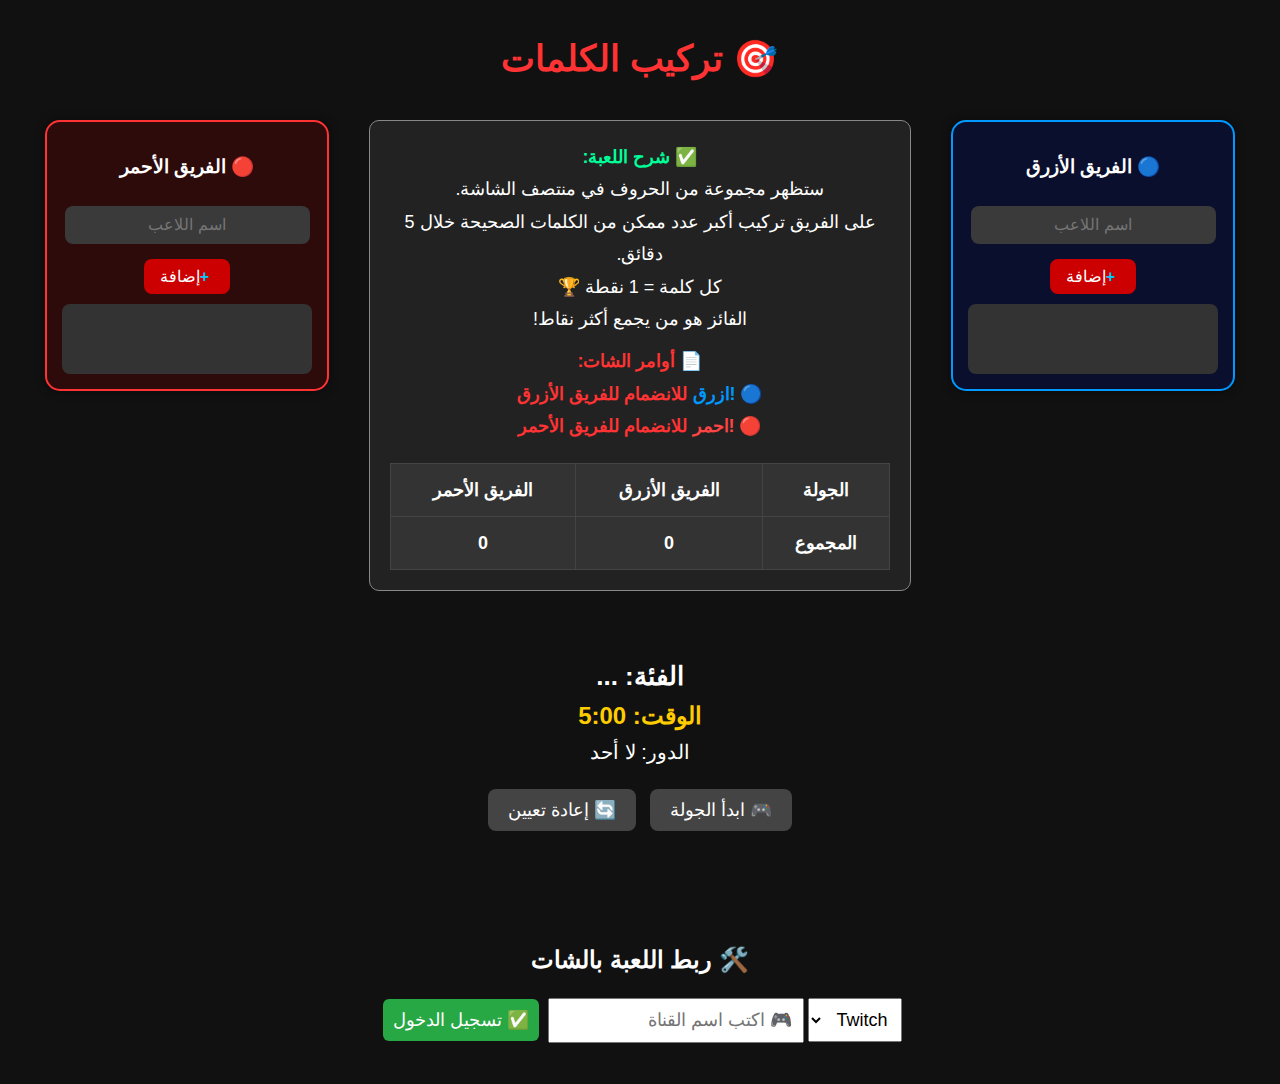
<file: tarkeeb.html>
<!DOCTYPE html>
<html lang="ar" dir="rtl">
<head>
  <meta charset="UTF-8">
  <title>🎯 تركيب الكلمات</title>
  <link rel="stylesheet" href="style.css">
  <script src="tmi.min.js"></script>
  <style>
   body { background: #111; color: #fff; font-family: 'Cairo', sans-serif; text-align: center; padding: 20px; }
    h1 { color: #ff3333; margin-top: 10px; }
    .teams-container { display: flex; justify-content: center; align-items: flex-start; margin: 40px auto; width: 100%; gap: 40px; flex-wrap: wrap; }
    .team { width: 250px; padding: 15px; border-radius: 15px; text-align: center; box-shadow: 0 0 10px rgba(0,0,0,0.5); }
    .team-blue { background-color: #0b0f2e; border: 2px solid #0099ff; }
    .team-red { background-color: #2e0b0b; border: 2px solid #ff3333; }
    .players-list { background: #333; padding: 10px; border-radius: 8px; min-height: 50px; font-size: 18px; text-align: right; color: #fff; }
    .player-entry { display: flex; justify-content: space-between; align-items: center; margin: 2px 0; }
    .player-input { width: 90%; padding: 10px; font-size: 16px; margin: 10px 0; border-radius: 8px; border: none; background: #3a3a3a; color: #ccc; text-align: center; }
    .add-btn { background-color: #cc0000; color: white; padding: 8px 16px; border: none; border-radius: 8px; font-size: 16px; cursor: pointer; margin-bottom: 10px; }
    .add-btn span { color: #00ccff; font-weight: bold; margin-right: 5px; }
    .game-description { flex: 1; max-width: 500px; background: #222; border: 1px solid #888; border-radius: 10px; padding: 20px; font-size: 18px; line-height: 1.8; }
    .game-description strong { color: #00ff99; }
    .commands-highlight { color: #ff3333; font-weight: bold; margin-top: 10px; display: block; }
    .commands-highlight .blue { color: #0099ff; }
    .commands-highlight .red { color: #ff4444; }
    button { padding: 10px 20px; font-size: 18px; background: #444; color: white; border: none; border-radius: 8px; cursor: pointer; margin: 5px; }
    button:hover { background: #555; }
    .game-box { margin-top: 40px; max-width: 800px; margin-inline: auto; border-radius: 15px; padding: 30px 20px; }
    .team-turn-blue { background: rgba(0, 60, 120, 0.3); border: 2px solid #0099ff; }
    .team-turn-red { background: rgba(120, 0, 0, 0.3); border: 2px solid #ff3333; }
    .letter-used { background-color: #27ae60 !important; border-color: #1e8449 !important; }
    .word-point { color: #f1c40f; font-weight: bold; }
    .score-table { width: 100%; margin-top: 20px; border-collapse: collapse; }
    .score-table th, .score-table td { padding: 10px; border: 1px solid #444; text-align: center; }
    .score-table th { background-color: #333; }
    .score-table tr:nth-child(even) { background-color: #222; }
    .score-table tr:hover { background-color: #2a2a2a; }
  </style>
</head>
<body>
  <h1>🎯 تركيب الكلمات</h1>

  <div class="teams-container">
    <div class="team team-blue">
      <h3>🔵 الفريق الأزرق</h3>
      <input type="text" id="bluePlayerInput" class="player-input" placeholder="اسم اللاعب">
      <button class="add-btn" onclick="addPlayerFromInput('blue')"><span>+</span>إضافة</button>
      <div id="bluePlayers" class="players-list"></div>
    </div>

    <div class="game-description">
      ✅ <strong>شرح اللعبة:</strong><br>
      ستظهر مجموعة من الحروف في منتصف الشاشة.<br>
      على الفريق تركيب أكبر عدد ممكن من الكلمات الصحيحة خلال 5 دقائق.<br>
      كل كلمة = 1 نقطة 🏆<br>
      الفائز هو من يجمع أكثر نقاط!<br>
      <span class="commands-highlight">
        📄 أوامر الشات:<br>
        <span class="blue">🔵 !ازرق</span> للانضمام للفريق الأزرق<br>
        <span class="red">🔴 !احمر</span> للانضمام للفريق الأحمر
      </span>
      
      <table class="score-table">
        <thead>
          <tr>
            <th>الجولة</th>
            <th>الفريق الأزرق</th>
            <th>الفريق الأحمر</th>
          </tr>
        </thead>
        <tbody id="scoreTableBody">
          <!-- سيتم ملؤه بالجافاسكريبت -->
        </tbody>
        <tfoot>
          <tr>
            <th>المجموع</th>
            <th id="blueTotalScore">0</th>
            <th id="redTotalScore">0</th>
          </tr>
        </tfoot>
      </table>
    </div>

    <div class="team team-red">
      <h3>🔴 الفريق الأحمر</h3>
      <input type="text" id="redPlayerInput" class="player-input" placeholder="اسم اللاعب">
      <button class="add-btn" onclick="addPlayerFromInput('red')"><span>+</span>إضافة</button>
      <div id="redPlayers" class="players-list"></div>
    </div>
  </div>

  <div id="gameBox" class="game-box">
    <div class="info">
      <div class="category" id="category" style="font-size: 26px; font-weight: bold; margin-bottom: 10px;">الفئة: ...</div>
      <div class="timer" id="timer" style="font-size: 24px; color: #ffcc00; font-weight: bold;">الوقت: 5:00</div>
      <div id="currentTeam" style="font-size: 20px; margin-top: 10px;">الدور: لا أحد</div>
      <div id="pointsInfo" style="font-size: 18px; margin-top: 5px; color: #f1c40f;"></div>
    </div>

    <div class="controls" style="margin: 20px 0;">
      <button onclick="startRound()">🎮 ابدأ الجولة</button>
      <button onclick="resetGame()">🔄 إعادة تعيين</button>
    </div>

    <div class="letters" id="letters" style="display: flex; flex-wrap: wrap; justify-content: center; max-width: 600px; margin: 0 auto; gap: 8px;"></div>
    <div class="words-found" id="wordsFound" style="margin-top: 20px; max-width: 400px; margin-inline: auto; text-align: right;"></div>
  </div>

  <div style="margin-top: 40px;">
    <h2>🛠️ ربط اللعبة بالشات</h2>
    <select id="platformSelect" style="padding:10px;font-size:18px;">
      <option value="twitch">Twitch</option>
      <option value="kick">Kick</option>
    </select>
    <input type="text" id="channelInput" placeholder="🎮 اكتب اسم القناة" style="padding:10px;font-size:18px;">
    <button onclick="connectChat()" style="padding:10px;font-size:18px;background:#28a745;color:#fff;border:none;border-radius:6px;cursor:pointer;">
      ✅ تسجيل الدخول
    </button>
    <div id="chatStatus" style="margin-top:10px;font-size:16px;color:#0f0;"></div>
  </div>

<script>
// حالة اللعبة
let bluePlayers = [];
let redPlayers = [];
let currentTeam = '';
let currentTeamIndex = 0;
let roundTimer;
let secondsLeft = 300;
let foundWords = [];
let roundWords = [];
let roundLetters = [];
let availableLetters = [];
let chatClient = null;
let kickSocket = null;
let totalPoints = 0;
let roundScores = []; // لتخزين نتائج الجولات

// فئات الكلمات
const allCategories = {
  "حيوانات": [
    "أسد", "نمر", "فهد", "ذئب", "دب", 
    "زرافة", "فيل", "غوريلا", "شمبانزي", "كنغر",
    "كوالا", "باندا", "ثعلب", "راكون", "حصان",
    "بقرة", "خروف", "ماعز", "جمل", "غزال",
    "نسر", "صقر", "بومة", "ببغاء", "نعامة",
    "بطريق", "نقار الخشب", "طاووس", "دجاجة", "بطة",
    "إوزة", "حمامة", "بلبل", "عصفور", "غراب",
    "تمساح", "سلحفاة", "سحلية", "حرباء", "أفعى",
    "ثعبان", "تنين كومودو", "ضب", "سقنقور", "تواتارا",
    "ضفدع", "علجوم", "سمندل", "ضفدع الشجر", "نيوت",
    "قرش", "دلفين", "حوت", "تونة", "سلمون",
    "نجم البحر", "قنديل البحر", "فرس البحر", "شفنين", "سمكة البيرانا",
    "نحلة", "فراشة", "نملة", "جرادة", "عنكبوت",
    "عقرب", "دبور", "ذبابة", "بعوضة", "خنفساء",
    "سرعوف", "صرصور", "بق الفراش", "دودة القز", "يرقة",
    "أخطبوط", "حبار", "سرطان البحر", "جراد البحر", "قنفذ البحر",
    "خيار البحر", "محار", "حلزون البحر", "إسفنج بحري", "مرجان",
    "خفاش", "قندس", "قنفذ", "خلد", "فأر",
    "جرذ", "سنجاب", "أرنب", "هامستر", "ظبي",
    "وحيد القرن", "فرس النهر", "جاموس", "بانغولين", "آكل النمل"
],
  
  "فواكه وخضروات":  [
        "تفاح", "موز", "برتقال", "فراولة", "عنب", "مانجو", "أناناس", "بطيخ", "شمام", "خوخ",
        "مشمش", "كمثرى", "جوافة", "تين", "رمان", "كيوي", "ليمون", "جريب فروت", "توت أسود", "توت أزرق",
        "توت بري", "كرز", "تمر", "بابايا", "جاك فروت", "دراق", "نكتارين", "ماراكويا", "ليتشي", "لونجان",
        "كرامبولا", "سابوتا", "تين شوكي", "مانغوستين", "بوميلو", "يوسفي", "سفرجل", "زعرور", "عناب", "أكي",
        "تاماريلو", "فاكهة التنين", "كاكا", "سيريمويا", "فيجوا", "سابوت الأسود", "كارامبولا", "فاكهة القشطة", "كوبواسو", "فاكهة الليتشي"
        , "خيار", "جزر", "بصل", "ثوم", "بطاطس", "بطاطا حلوة", "فلفل حلو", "فلفل حار", "باذنجان",
        "كوسا", "قرع", "شمندر", "ملفوف", "بروكلي", "قرنبيط", "سبانخ", "خس", "كرفس", "جرجير",
        "بقدونس", "كزبرة", "نعناع", "زنجبيل", "كركم", "فاصوليا خضراء", "بازلاء", "ذرة", "فطر", "زيتون",
        "هليون", "شمر", "بامية", "راديشيو", "كراث", "سلق", "جذور اللوتس", "فجل", "لفت", "كرنب",
        "كرنب بروكسيل", "شمام مر", "خرشوف", "بطاطا أرجوانية", "جذر الشمندر", "كاسافا", "يام", "روكا", "كيل", "ميكروغرين"
    ],
  
  " مدن عربية": [
    "الرياض", "جدة", "مكة المكرمة", "المدينة المنورة", "الدمام", "الخبر", "الطائف", "تبوك", "أبها", "نجران",
    "القاهرة", "الإسكندرية", "الجيزة", "شرم الشيخ", "الأقصر", "أسوان", "بورسعيد", "السويس", "المنصورة", "طنطا",
    "بغداد", "البصرة", "الموصل", "أربيل", "النجف", "كربلاء", "السليمانية", "الناصرية", "العمارة", "الديوانية",
    "الرباط", "الدار البيضاء", "مراكش", "فاس", "طنجة", "أكادير", "مكناس", "وجدة", "تطوان", "العيون",
    "الجزائر العاصمة", "وهران", "قسنطينة", "عنابة", "باتنة", "بسكرة", "تلمسان", "سطيف", "الجلفة", "سكيكدة",
    "أبوظبي", "دبي", "الشارقة", "عجمان", "رأس الخيمة", "الفجيرة", "العين", "دبا الحصن", "خورفكان", "أم القيوين",
    "الكويت العاصمة", "الأحمدي", "حولي", "الفروانية", "الجهراء", "مبارك الكبير", "العدان", "الرقة", "الجليعة", "الصليبية",
    "الدوحة", "الريان", "أم صلال", "الخور", "الوكرة", "دخان", "الشمال", "الزبارة", "مسيعيد", "الرويس",
    "مسقط", "صلالة", "نزوى", "صحار", "صور", "عبري", "الرستاق", "البريمي", "السيب", "خصب",
    "عمان", "الزرقاء", "إربد", "العقبة", "مادبا", "السلط", "الكرك", "معان", "الطفيلة", "جرش"
],
  
  " عواصم": [
    "أبو ظبي", "أكرا", "أمستردام", "أنقرة", "أوسلو",
    "أوتاوا", "أثينا", "أستانا", "أشغباد", "بغداد",
    "باكو", "بانكوك", "برلين", "برن", "براغ",
    "برازيليا", "بروكسل", "بوخارست", "بودابست", "بوينس آيرس",
    "بيجين", "بيلغراد", "بورتو نوفو", "براتيسلافا", "بلغراد",
    "بنما سيتي", "بكين", "تالين", "تيرانا", "طوكيو",
    "تونس", "تايبي", "طهران", "تيجوانا", "جاكارتا",
    "جنيف", "جوبا", "جيبوتي", "داكار", "دمشق",
    "دبي", "دوشنبه", "ديلي", "دكار", "دبلن",
    "دهوك", "روما", "رييكا", "ريغا", "رياض",
    "زغرب", "ساراييفو", "ستوكهولم", "سول", "سيول",
    "سنغافورة", "سوفيا", "سانتياغو", "سان سلفادور", "سانتا في",
    "سانت بطرسبرغ", "ساو باولو", "صوفيا", "طشقند", "عمان",
    "غابورون", "غيتغا", "فادوز", "فاليتا", "فيلنيوس",
    "فيينا", "قابس", "قطر", "كابول", "كوالالمبور",
    "كوبنهاغن", "كيجالي", "كييف", "كينشاسا", "لشبونة",
    "لندن", "لوساكا", "ليما", "ليوبليانا", "لواندا",
    "لوكسمبورغ", "مابوتو", "مدريد", "مقديشو", "منروفيا",
    "منامة", "موسكو", "مكسيكو سيتي", "نيروبي", "نيامي",
    "نيودلهي", "نيويورك", "هافانا", "هلسنكي", "هونولولو",
    "وارسو", "واشنطن", "ويلينغتون", "ياوندي", "يريفان"
],

  "ماركات ملابس": [
    "نايكي", "أديداس", "بوما", "جوتشي", "شانيل",
    "لويس فويتون", "برادا", "فيرساتشي", "بالينسياغا", "كالفن كلاين",
    "رالف لورين", "لاكوست", "بربري", "تومي هيلفيغر", "ديور",
    "مايكل كورز", "كينزو", "ألكسندر ماكوين", "أوف وايت", "فيلا",
    "أندر آرمر", "لولليمن", "ريبوك", "سوبريم", "ستوسي",
    "ليفايز", "ديزل", "أرماني", "هوجو بوس", "زارا",
    "إتش آند إم", "يونيكلو", "غاب", "أولد نافي", "بانانا ريبابليك",
    "هولستر", "فوريفر 21", "أمبرو", "بول أند بير", "أميريكان إيجل",
    "هولاند", "سوبر دراي", "كارهارت", "ذا نورث فيس", "باتاغونيا",
    "ستون آيلاند", "فيكتوريا سيكريت", "واربي باركر", "ألين أندرو", "بروكس براذرز"
],
  
 " اسماء اولاد": [
    "محمد", "أحمد", "علي", "عمر", "خالد",
    "محمود", "يوسف", "إبراهيم", "مصطفى", "حسن",
    "حسين", "أيمن", "أمير", "باسل", "جمال",
    "رامي", "سامي", "طارق", "وسام", "ياسين",
    "أنس", "بدر", "تامر", "ثائر", "جلال",
    "خليل", "راشد", "سعيد", "شادي", "صلاح",
    "عبد الله", "عثمان", "فارس", "كريم", "لؤي",
    "مازن", "نبيل", "هاشم", "وائل", "يحيى",
    "زياد", "سالم", "شريف", "عدنان", "فهد",
    "ماجد", "ناصر", "هاني", "وليد", "يونس",
    "أسامة", "بكر", "توفيق", "حازم", "خضر",
    "رائد", "سلمان", "شاكر", "عبد الرحمن", "فادي",
    "مروان", "نور", "هادي", "وجدي", "ياسمين",
    "أكرم", "بشير", "تمام", "حسام", "خلف",
    "رامز", "سعد", "شهاب", "عبد العزيز", "فاروق",
    "مشعل", "نبيل", "هيثم", "وسيم", "يافا",
    "أدهم", "بلال", "تقي", "حمد", "خالد",
    "رافع", "سفيان", "شوقي", "عبد الكريم", "فوزي",
    "معاذ", "نادر", "هلال", "واصف", "ياسر"
],

 " اسماء بنات": [
    "فاطمة", "خديجة", "عائشة", "مريم", "سارة", "آمنة", "زينب", "هاجر", "نور", "ليلى",
    "تالا", "يارا", "لونا", "جنى", "ميار", "راما", "لين", "ميس", "ريناد", "دانا",
    "ريحانة", "ياسمين", "زهرة", "غادة", "ورد", "نرجس", "سندس", "كادي", "سلسبيل", "أزهار",
    "أمل", "إيمان", "تقوى", "هدى", "صفاء", "وفاء", "رحمة", "إحسان", "نهى", "سجى",
    "عبير", "أثير", "بتول", "جمانة", "حور", "ديمة", "رغد", "سيلين", "شهد", "ضحى",
    "فرح", "لوجين", "ملاك", "نورين", "هند", "آية", "بشرى", "حلا", "راما", "سلمى",
    "شيماء", "عروب", "غنى", "لمى", "مها", "نادية", "هبة", "آلاء", "بلقيس", "حياة",
    "رين", "سارة", "شذى", "علياء", "فجر", "لارا", "مروة", "نزهة", "هناء", "إيناس",
    "بيسان", "حبيبة", "رانية", "سما", "شروق", "عنود", "فوزية", "لمياء", "منى", "نورا",
    "هيا", "إيلاف", "باهرة", "حنين", "رينيه", "سحر", "شمس", "غزل", "لينا", "ميار"
],

  "سيارات": [
    "تويوتا", "نيسان", "هوندا", "مازدا", "سوبارو",
    "ميتسوبيشي", "سوزوكي", "ليكسوس", "أكورا", "إنفينيتي",
    "مرسيدس بنز", "بي إم دبليو", "أودي", "فولكس فاجن", "بورش",
    "أوبل", "مايباخ", "سمارت", "مان", "فورد",
    "شيفروليه", "جيب", "دودج", "كرايسلر", "تيسلا",
    "كاديلاك", "بويك", "لينكولن", "رام", "هيونداي",
    "كيا", "جنيسيس", "سانج يونج", "دايو", "فيراري",
    "لامبورغيني", "مازيراتي", "ألفا روميو", "فيات", "لانشيا",
    "باجاني", "داتسون", "إيفو", "رينو", "بيجو",
    "سيتروين", "بوغاتي", "دي إس", "رولز رويس", "بنتلي",
    "أستون مارتن", "جاغوار", "لاند روفر", "ميني", "ماكلارين",
    "لوتس", "مورجان", "فوكسهول", "فولفو", "كوبينج",
    "ساب", "سكودا", "سبايكر", "هولدن", "تاتا موتورز",
    "ماهيندرا", "جيلي", "بي واي دي", "جاك", "شيري",
    "هافال", "سايك", "جريت وول", "دونج فينج", "ليفان",
    "زوتي", "لادا", "غاز", "فاز", "أورال",
    "كاماز", "بروتون", "برلييت", "كابنيك", "فوتون",
    "تشانجان", "فيات كرايسلر", "ميتسوكا", "تاترا", "زينورو",
    "سيكويا", "فينيكس", "يونيك", "فارمونت", "زيسيس",
    "فيسكر", "لوسيد موتورز", "ريفين", "بولستار", "أسبارك",
    "ماها", "فاو", "جاكوار لاند روفر", "دينالي"
]
};

// بدء الجولة
function startRound() {
  // تحديد الفريق الحالي
  currentTeam = currentTeamIndex % 2 === 0 ? 'blue' : 'red';
  currentTeamIndex++;
  
  // تحديث واجهة المستخدم
  document.getElementById('currentTeam').textContent = currentTeam === 'blue' ? '🔵 الفريق الأزرق' : '🔴 الفريق الأحمر';
  document.getElementById('gameBox').className = currentTeam === 'blue' ? 'game-box team-turn-blue' : 'game-box team-turn-red';
  
  // إعادة تعيين حالة الجولة
  foundWords = [];
  totalPoints = 0;
  document.getElementById('wordsFound').innerHTML = '';
  document.getElementById('pointsInfo').textContent = '';
  secondsLeft = 300;
  updateTimer();
  clearInterval(roundTimer);
  
  // توليد الحروف والكلمات
  generateRoundWords();
  showLetters();
  
  // بدء المؤقت
  roundTimer = setInterval(() => {
    secondsLeft--;
    updateTimer();
    if (secondsLeft <= 0) {
      endRound();
    }
  }, 1000);
}

// توليد كلمات الجولة
function generateRoundWords() {
  const categories = Object.keys(allCategories);
  const randomCategory = categories[Math.floor(Math.random() * categories.length)];
  const wordList = [...allCategories[randomCategory]];
  shuffleArray(wordList);
  
  // اختيار 7 كلمات عشوائية من الفئة
  roundWords = wordList.slice(0, 7);
  document.getElementById('category').textContent = `الفئة: ${randomCategory}`;
  
  // توليد الحروف من الكلمات المختارة (مع التكرار)
  roundLetters = [];
  roundWords.forEach(word => {
    roundLetters.push(...word.split(''));
  });
  availableLetters = [...roundLetters];
  shuffleArray(roundLetters);
}

// عرض الحروف
function showLetters() {
  const container = document.getElementById('letters');
  container.innerHTML = '';
  
  roundLetters.forEach((ch, index) => {
    const div = document.createElement('div');
    div.className = 'letter';
    div.id = `letter-${index}`;
    div.textContent = ch;
    div.style = `
      width: 60px; height: 60px; 
      margin: 0; font-size: 24px; 
      font-weight: bold; border-radius: 12px; 
      background-color: #1a1a1a; 
      display: flex; align-items: center; 
      justify-content: center; 
      border: 2px solid #333; 
      color: #fff;
    `;
    container.appendChild(div);
  });
}

// تحديث المؤقت
function updateTimer() {
  const min = Math.floor(secondsLeft / 60);
  const sec = secondsLeft % 60;
  document.getElementById('timer').textContent = `الوقت: ${min}:${sec.toString().padStart(2, '0')}`;
}

// نهاية الجولة
function endRound() {
  clearInterval(roundTimer);
  
  // حساب النقاط النهائية
  const wordPoints = foundWords.length;
  totalPoints = wordPoints;
  
  document.getElementById('pointsInfo').textContent = `النقاط: ${wordPoints}`;
  document.getElementById('gameBox').className = 'game-box';
  document.getElementById('currentTeam').textContent = 'الدور: لا أحد';
  
  // إخفاء الحروف غير المستخدمة
  const letters = document.querySelectorAll('.letter');
  letters.forEach(letter => {
    if (!letter.classList.contains('letter-used')) {
      letter.style.visibility = 'hidden';
    }
  });
  
  // تحديث جدول النقاط
  updateScoreTable(wordPoints);
}

// تحديث جدول النقاط
function updateScoreTable(points) {
  const roundNumber = roundScores.length + 1;
  const blueScore = currentTeam === 'blue' ? points : 0;
  const redScore = currentTeam === 'red' ? points : 0;
  
  roundScores.push({
    round: roundNumber,
    blue: blueScore,
    red: redScore
  });
  
  const tableBody = document.getElementById('scoreTableBody');
  tableBody.innerHTML = '';
  
  roundScores.forEach(score => {
    const row = document.createElement('tr');
    row.innerHTML = `
      <td>${score.round}</td>
      <td>${score.blue}</td>
      <td>${score.red}</td>
    `;
    tableBody.appendChild(row);
  });
  
  // حساب المجموع الكلي
  const blueTotal = roundScores.reduce((sum, score) => sum + score.blue, 0);
  const redTotal = roundScores.reduce((sum, score) => sum + score.red, 0);
  
  document.getElementById('blueTotalScore').textContent = blueTotal;
  document.getElementById('redTotalScore').textContent = redTotal;
}

// معالجة رسائل الشات
function onChatMessage(username, message) {
  if (!currentTeam || foundWords.length >= roundWords.length) return;
  
  // التحقق من أن اللاعب مسجل في الفريق الحالي
  const currentTeamPlayers = currentTeam === 'blue' ? bluePlayers : redPlayers;
  if (!currentTeamPlayers.includes(username)) return;
  
  const clean = message.trim();
  
  // التحقق من صحة الكلمة
  if (roundWords.includes(clean) && !foundWords.includes(clean)) {
    if (canFormWord(clean)) {
      foundWords.push(clean);
      markLetters(clean);
      
      // حساب النقاط
      const wordPoints = 1;
      totalPoints = wordPoints;
      
      document.getElementById('wordsFound').innerHTML += `
        <div style='
          background: #1f1f1f;
          padding: 8px 12px;
          border-radius: 8px;
          margin-bottom: 6px;
          border: 1px solid #333;
        '>
          ✅ ${clean} - ${username} 
          <span class="word-point">(${wordPoints} نقطة)</span>
        </div>
      `;
      
      // التحقق إذا تم العثور على جميع الكلمات
      if (foundWords.length === roundWords.length) {
        endRound();
      }
    }
  }
}

// التحقق إذا كان يمكن تكوين الكلمة من الحروف المتاحة
function canFormWord(word) {
  const tempAvailableLetters = [...availableLetters];
  const wordLetters = word.split('');
  
  for (const letter of wordLetters) {
    const index = tempAvailableLetters.indexOf(letter);
    if (index === -1) return false;
    tempAvailableLetters.splice(index, 1);
  }
  
  return true;
}

// تمييز الحروف المستخدمة
function markLetters(word) {
  const wordLetters = word.split('');
  const lettersToMark = [...wordLetters];
  
  // تحديث الحروف المتاحة
  for (const letter of wordLetters) {
    const index = availableLetters.indexOf(letter);
    if (index !== -1) {
      availableLetters.splice(index, 1);
    }
  }
  
  // تمييز الحروف في الواجهة
  const letters = document.querySelectorAll('.letter');
  letters.forEach(letter => {
    if (lettersToMark.includes(letter.textContent) && !letter.classList.contains('letter-used')) {
      letter.classList.add('letter-used');
      lettersToMark.splice(lettersToMark.indexOf(letter.textContent), 1);
    }
  });
}

// إضافة لاعب من واجهة المستخدم
function addPlayerFromInput(team) {
  const inputId = team === 'blue' ? 'bluePlayerInput' : 'redPlayerInput';
  const username = document.getElementById(inputId).value.trim();
  
  if (username) {
    addPlayerFromChat(team, username);
    document.getElementById(inputId).value = '';
  }
}

// إضافة لاعب من الشات
function addPlayerFromChat(team, username) {
  const listId = team === 'blue' ? 'bluePlayers' : 'redPlayers';
  const players = team === 'blue' ? bluePlayers : redPlayers;
  const otherTeamPlayers = team === 'blue' ? redPlayers : bluePlayers;

  // التحقق من عدم وجود اللاعب في أي فريق
  if (username && !players.includes(username) && !otherTeamPlayers.includes(username)) {
    players.push(username);
    updatePlayersList(team);
  }
}

// تحديث قائمة اللاعبين
function updatePlayersList(team) {
  const listId = team === 'blue' ? 'bluePlayers' : 'redPlayers';
  const players = team === 'blue' ? bluePlayers : redPlayers;
  const container = document.getElementById(listId);
  
  container.innerHTML = '';
  players.forEach(player => {
    const entry = document.createElement('div');
    entry.className = 'player-entry';
    entry.innerHTML = `<span>• ${player}</span>`;
    container.appendChild(entry);
  });
}

// خلط المصفوفة
function shuffleArray(array) {
  for (let i = array.length - 1; i > 0; i--) {
    const j = Math.floor(Math.random() * (i + 1));
    [array[i], array[j]] = [array[j], array[i]];
  }
}

// إعادة تعيين اللعبة
function resetGame() {
  clearInterval(roundTimer);
  bluePlayers = [];
  redPlayers = [];
  currentTeam = '';
  currentTeamIndex = 0;
  foundWords = [];
  roundWords = [];
  roundLetters = [];
  availableLetters = [];
  totalPoints = 0;
  roundScores = [];
  
  document.getElementById('bluePlayers').innerHTML = '';
  document.getElementById('redPlayers').innerHTML = '';
  document.getElementById('letters').innerHTML = '';
  document.getElementById('wordsFound').innerHTML = '';
  document.getElementById('currentTeam').textContent = 'الدور: لا أحد';
  document.getElementById('timer').textContent = 'الوقت: 5:00';
  document.getElementById('category').textContent = 'الفئة: ...';
  document.getElementById('pointsInfo').textContent = '';
  document.getElementById('gameBox').className = 'game-box';
  document.getElementById('scoreTableBody').innerHTML = '';
  document.getElementById('blueTotalScore').textContent = '0';
  document.getElementById('redTotalScore').textContent = '0';
}

// الاتصال بالشات
function connectChat() {
  const platform = document.getElementById("platformSelect").value;
  const channel = document.getElementById("channelInput").value.trim();

  // إغلاق الاتصالات السابقة
  if (chatClient) chatClient.disconnect();
  if (kickSocket) kickSocket.close();

  if (platform === "twitch") {
    chatClient = new tmi.Client({ 
      channels: [channel],
      connection: {
        reconnect: true,
        secure: true
      }
    });

    chatClient.connect()
      .then(() => {
        document.getElementById("chatStatus").textContent = "✅ تم الاتصال بـ Twitch!";
      })
      .catch(err => {
        console.error("Twitch error:", err);
        document.getElementById("chatStatus").textContent = "❌ فشل الاتصال بـ Twitch!";
      });

    chatClient.on("message", (channel, tags, message, self) => {
      if (self) return;
      const username = tags["display-name"] || tags.username;
      const content = message.trim();

      if (content === "!ازرق") {
        addPlayerFromChat("blue", username);
      } else if (content === "!احمر") {
        addPlayerFromChat("red", username);
      } else {
        onChatMessage(username, content);
      }
    });
  }

  if (platform === "kick") {
    (async () => {
      try {
        const res = await fetch(`https://kick.com/api/v2/channels/${channel}`);
        const data = await res.json();
        const roomId = data.chatroom.id;

        kickSocket = new WebSocket("wss://ws-us2.pusher.com/app/32cbd69e4b950bf97679?protocol=7&client=js&version=8.4.0-rc2");

        kickSocket.onopen = () => {
          kickSocket.send(JSON.stringify({
            event: "pusher:subscribe",
            data: {
              auth: "",
              channel: `chatrooms.${roomId}.v2`
            }
          }));
          
          const pingInterval = setInterval(() => {
            if (kickSocket.readyState === WebSocket.OPEN) {
              kickSocket.send(JSON.stringify({ event: "pusher:ping", data: {} }));
            } else {
              clearInterval(pingInterval);
            }
          }, 12000);
        };

        kickSocket.onmessage = (event) => {
          const msg = JSON.parse(event.data);
          if (msg.event === "App\\Events\\ChatMessageEvent") {
            const d = JSON.parse(msg.data);
            const username = d.sender.username;
            const content = d.content.trim();

            if (content === "!ازرق") {
              addPlayerFromChat("blue", username);
            } else if (content === "!احمر") {
              addPlayerFromChat("red", username);
            } else {
              onChatMessage(username, content);
            }
          }
        };

        kickSocket.onclose = () => {
          document.getElementById("chatStatus").textContent = "❌ تم قطع الاتصال بـ Kick!";
        };

        document.getElementById("chatStatus").textContent = "✅ تم الاتصال بـ Kick!";
      } catch (error) {
        console.error("Kick error:", error);
        document.getElementById("chatStatus").textContent = "❌ فشل الاتصال بـ Kick!";
      }
    })();
  }
}
</script>
</body>
</html>
</file>
<file: style.css>
body {
    background: linear-gradient(-45deg, #1a1a3d, #004466, #1a1a3d, #004466);
    background-size: 400% 400%;
    animation: gradientBG 20s ease infinite;
    color: #fff;
    font-family: 'Cairo', sans-serif;
    text-align: center;
    padding: 20px;
}

@keyframes gradientBG {
    0% {
        background-position: 0% 50%;
    }
    50% {
        background-position: 100% 50%;
    }
    100% {
        background-position: 0% 50%;
    }
}

h1 {
    font-size: 36px;
    color: #ff3333;
    margin-bottom: 30px;
}

.row {
    display: flex;
    justify-content: center;
    gap: 20px;
    flex-wrap: wrap;
    margin-bottom: 50px;
}

.game-card {
    background-color: #222;
    border: 2px solid #ff3333;
    border-radius: 10px;
    padding: 20px;
    width: 250px;
    position: relative;
    overflow: hidden;
    text-align: center;
    box-shadow: 0 8px 15px rgba(0, 0, 0, 0.6);
    transition: transform 0.3s ease, box-shadow 0.3s ease;
}

.game-card:hover {
    transform: translateY(-8px) scale(1.03);
    box-shadow: 0 15px 25px rgba(0, 0, 0, 0.8);
}

.game-card.transitioning {
    z-index: 999;
    transform: scale(1.5) translateY(-50px);
    transition: transform 0.6s ease;
}

.start-btn {
    display: inline-block;
    margin-top: 15px;
    padding: 10px 20px;
    background-color: #00D86C;
    color: #fff;
    border: none;
    border-radius: 6px;
    font-size: 16px;
    font-weight: bold;
    text-decoration: none;
    cursor: pointer;
    transition: background-color 0.3s ease, transform 0.2s ease;
}

.start-btn:hover {
    background-color: #00ff80;
    transform: scale(1.05);
}

.game-card.image-bg::before {
    content: "";
    position: absolute;
    top: 0; left: 0; right: 0; bottom: 0;
    background: url('https://i.postimg.cc/ncVfrn3s/images.jpg') center/cover no-repeat;
    filter: blur(2px);
    opacity: 0.4;
    z-index: 0;
}

.game-card.image-bg2::before {
    content: "";
    position: absolute;
    top: 0; left: 0; right: 0; bottom: 0;
    background: url('https://i.postimg.cc/rwB4CVZj/Screenshot-2.png') center/cover no-repeat;
    filter: blur(2px);
    opacity: 0.4;
    z-index: 0;
}

.game-card.image-bg3::before {
    content: "";
    position: absolute;
    top: 0; left: 0; right: 0; bottom: 0;
    background: url('https://i.postimg.cc/d1yZhzjX/Screenshot-3.png') center/cover no-repeat;
    filter: blur(2px);
    opacity: 0.4;
    z-index: 0;
}

.game-card.image-bg *,
.game-card.image-bg2 *,
.game-card.image-bg3 * {
    position: relative;
    z-index: 1;
}

.game-card.blur::before {
    content: "";
    position: absolute;
    top: 0; left: 0; right: 0; bottom: 0;
    backdrop-filter: blur(5px);
    background: rgba(0,0,0,0.6);
    z-index: 1;
}

.game-card.blur button {
    position: relative;
    z-index: 2;
}

.note {
    margin-top: 40px;
    font-size: 18px;
    color: #ccc;
    font-weight: 600;
}

.platforms {
    margin-top: 10px;
    font-size: 16px;
}

.twitch-text {
    color: #9146FF;
    font-weight: bold;
}

.kick-text {
    color: #00D800;
    font-weight: bold;
}

.contact-button {
    position: fixed;
    bottom: 20px;
    right: 20px;
    background-color: #000;
    color: #fff;
    padding: 10px 15px;
    border-radius: 8px;
    text-decoration: none;
    font-size: 16px;
    border: 2px solid #fff;
    z-index: 1000;
    display: inline-flex;
    align-items: center;
    justify-content: center;
}

.contact-button:hover {
    background-color: #222;
}
</file>
